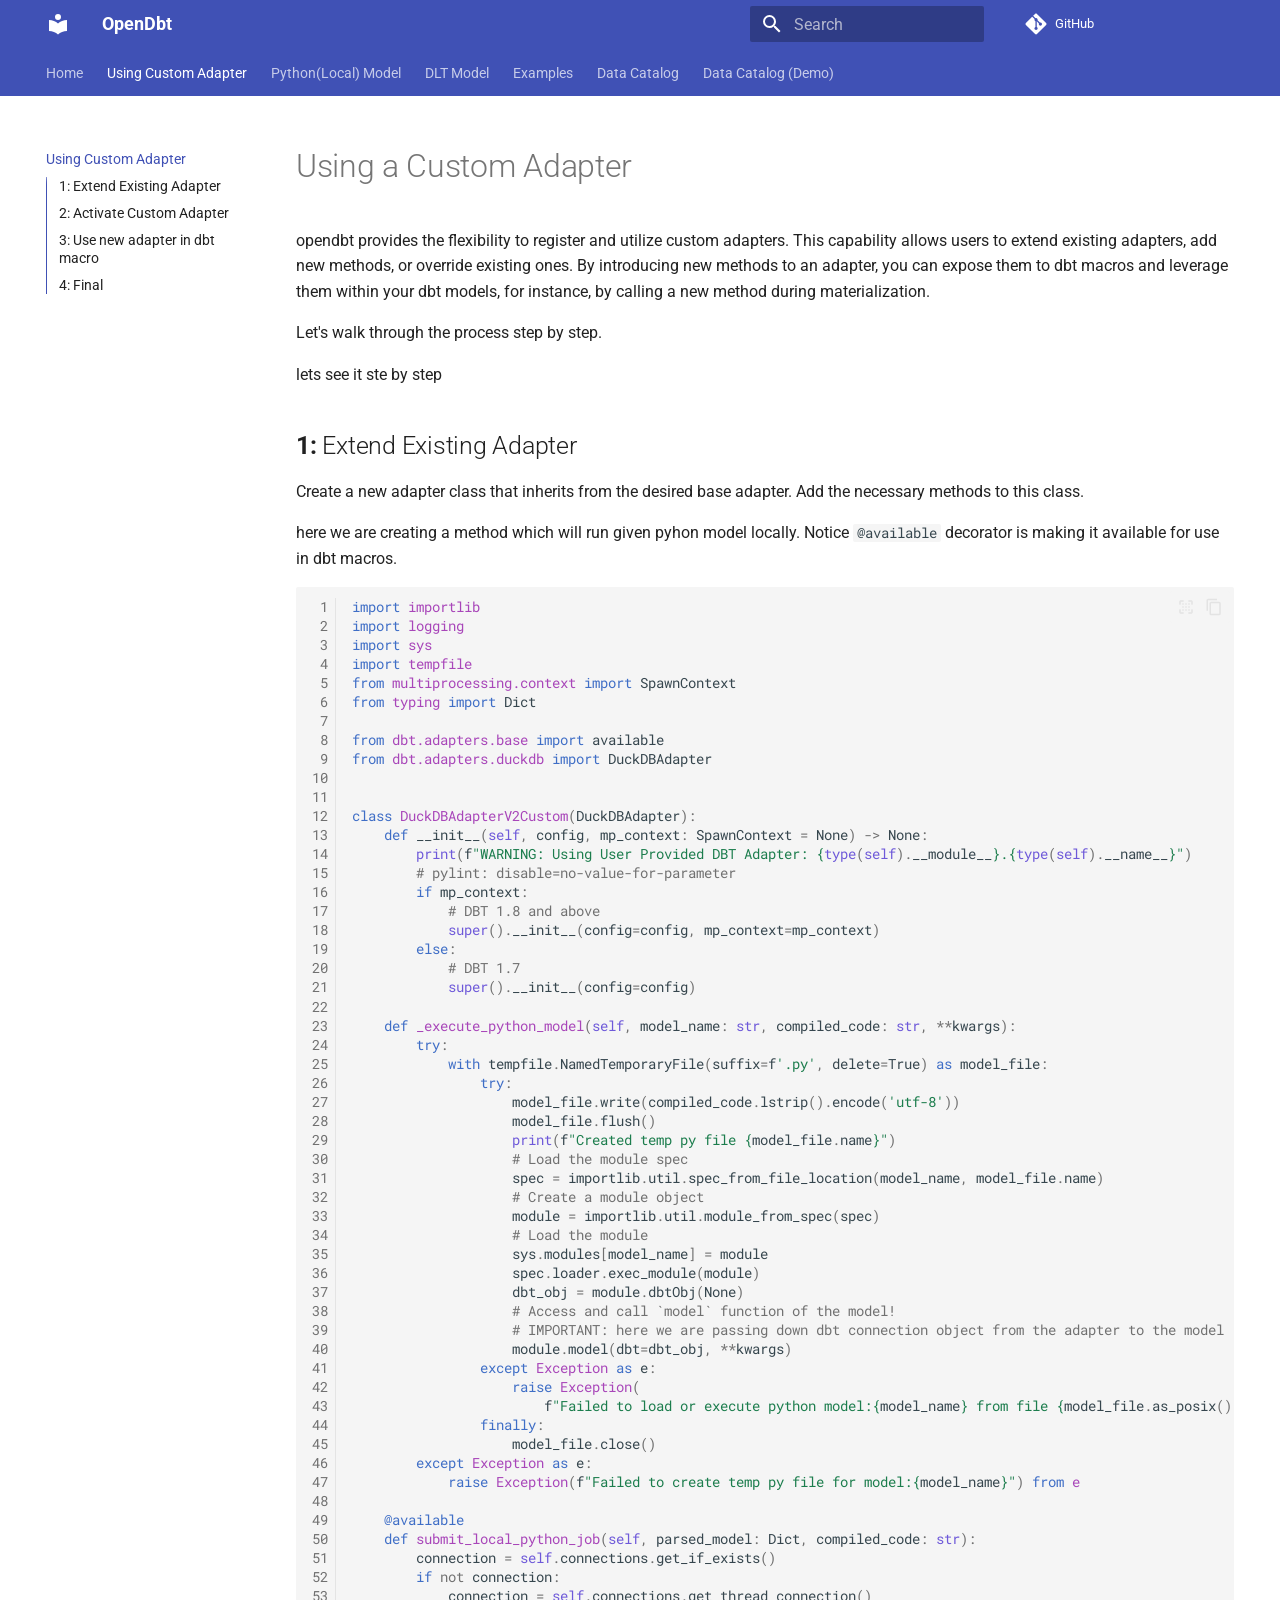
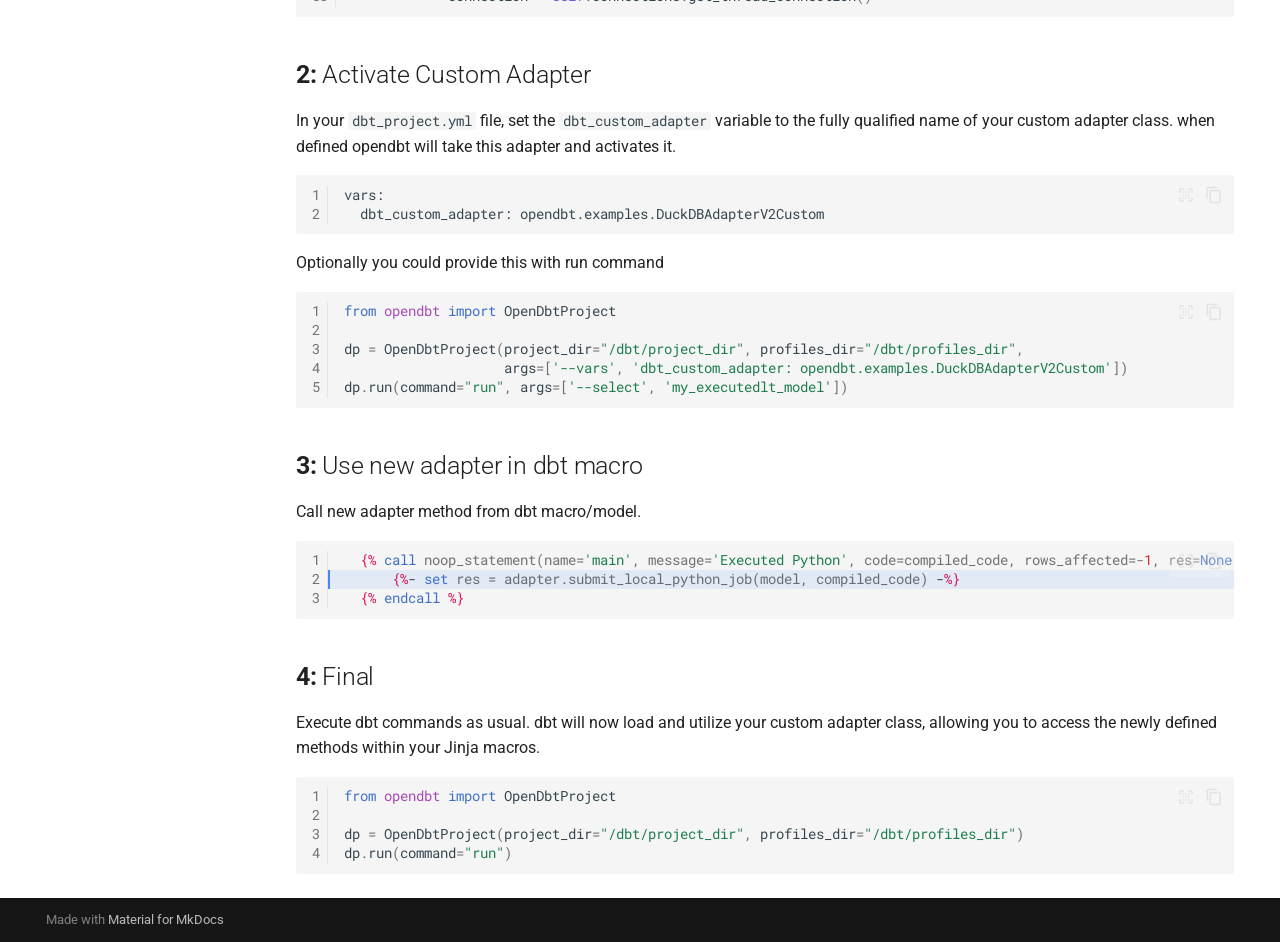
<file: adapter_integration/index.html>
<!doctype html>
<html lang="en" class="no-js">
  <head>
    
      <meta charset="utf-8">
      <meta name="viewport" content="width=device-width,initial-scale=1">
      
      
      
        <link rel="canonical" href="http://memiiso.github.io/opendbt/adapter_integration/">
      
      
        <link rel="prev" href="..">
      
      
        <link rel="next" href="../python_integration/">
      
      
        
      
      
      <link rel="icon" href="../assets/images/favicon.png">
      <meta name="generator" content="mkdocs-1.6.1, mkdocs-material-9.7.0">
    
    
      
        <title>Using Custom Adapter - OpenDbt</title>
      
    
    
      <link rel="stylesheet" href="../assets/stylesheets/main.618322db.min.css">
      
      


    
    
      
    
    
      
        
        
        <link rel="preconnect" href="https://fonts.gstatic.com" crossorigin>
        <link rel="stylesheet" href="https://fonts.googleapis.com/css?family=Roboto:300,300i,400,400i,700,700i%7CRoboto+Mono:400,400i,700,700i&display=fallback">
        <style>:root{--md-text-font:"Roboto";--md-code-font:"Roboto Mono"}</style>
      
    
    
    <script>__md_scope=new URL("..",location),__md_hash=e=>[...e].reduce(((e,_)=>(e<<5)-e+_.charCodeAt(0)),0),__md_get=(e,_=localStorage,t=__md_scope)=>JSON.parse(_.getItem(t.pathname+"."+e)),__md_set=(e,_,t=localStorage,a=__md_scope)=>{try{t.setItem(a.pathname+"."+e,JSON.stringify(_))}catch(e){}}</script>
    
      

    
    
  </head>
  
  
    <body dir="ltr">
  
    
    <input class="md-toggle" data-md-toggle="drawer" type="checkbox" id="__drawer" autocomplete="off">
    <input class="md-toggle" data-md-toggle="search" type="checkbox" id="__search" autocomplete="off">
    <label class="md-overlay" for="__drawer"></label>
    <div data-md-component="skip">
      
        
        <a href="#using-a-custom-adapter" class="md-skip">
          Skip to content
        </a>
      
    </div>
    <div data-md-component="announce">
      
    </div>
    
    
      

<header class="md-header" data-md-component="header">
  <nav class="md-header__inner md-grid" aria-label="Header">
    <a href=".." title="OpenDbt" class="md-header__button md-logo" aria-label="OpenDbt" data-md-component="logo">
      
  
  <svg xmlns="http://www.w3.org/2000/svg" viewBox="0 0 24 24"><path d="M12 8a3 3 0 0 0 3-3 3 3 0 0 0-3-3 3 3 0 0 0-3 3 3 3 0 0 0 3 3m0 3.54C9.64 9.35 6.5 8 3 8v11c3.5 0 6.64 1.35 9 3.54 2.36-2.19 5.5-3.54 9-3.54V8c-3.5 0-6.64 1.35-9 3.54"/></svg>

    </a>
    <label class="md-header__button md-icon" for="__drawer">
      
      <svg xmlns="http://www.w3.org/2000/svg" viewBox="0 0 24 24"><path d="M3 6h18v2H3zm0 5h18v2H3zm0 5h18v2H3z"/></svg>
    </label>
    <div class="md-header__title" data-md-component="header-title">
      <div class="md-header__ellipsis">
        <div class="md-header__topic">
          <span class="md-ellipsis">
            OpenDbt
          </span>
        </div>
        <div class="md-header__topic" data-md-component="header-topic">
          <span class="md-ellipsis">
            
              Using Custom Adapter
            
          </span>
        </div>
      </div>
    </div>
    
    
      <script>var palette=__md_get("__palette");if(palette&&palette.color){if("(prefers-color-scheme)"===palette.color.media){var media=matchMedia("(prefers-color-scheme: light)"),input=document.querySelector(media.matches?"[data-md-color-media='(prefers-color-scheme: light)']":"[data-md-color-media='(prefers-color-scheme: dark)']");palette.color.media=input.getAttribute("data-md-color-media"),palette.color.scheme=input.getAttribute("data-md-color-scheme"),palette.color.primary=input.getAttribute("data-md-color-primary"),palette.color.accent=input.getAttribute("data-md-color-accent")}for(var[key,value]of Object.entries(palette.color))document.body.setAttribute("data-md-color-"+key,value)}</script>
    
    
    
      
      
        <label class="md-header__button md-icon" for="__search">
          
          <svg xmlns="http://www.w3.org/2000/svg" viewBox="0 0 24 24"><path d="M9.5 3A6.5 6.5 0 0 1 16 9.5c0 1.61-.59 3.09-1.56 4.23l.27.27h.79l5 5-1.5 1.5-5-5v-.79l-.27-.27A6.52 6.52 0 0 1 9.5 16 6.5 6.5 0 0 1 3 9.5 6.5 6.5 0 0 1 9.5 3m0 2C7 5 5 7 5 9.5S7 14 9.5 14 14 12 14 9.5 12 5 9.5 5"/></svg>
        </label>
        <div class="md-search" data-md-component="search" role="dialog">
  <label class="md-search__overlay" for="__search"></label>
  <div class="md-search__inner" role="search">
    <form class="md-search__form" name="search">
      <input type="text" class="md-search__input" name="query" aria-label="Search" placeholder="Search" autocapitalize="off" autocorrect="off" autocomplete="off" spellcheck="false" data-md-component="search-query" required>
      <label class="md-search__icon md-icon" for="__search">
        
        <svg xmlns="http://www.w3.org/2000/svg" viewBox="0 0 24 24"><path d="M9.5 3A6.5 6.5 0 0 1 16 9.5c0 1.61-.59 3.09-1.56 4.23l.27.27h.79l5 5-1.5 1.5-5-5v-.79l-.27-.27A6.52 6.52 0 0 1 9.5 16 6.5 6.5 0 0 1 3 9.5 6.5 6.5 0 0 1 9.5 3m0 2C7 5 5 7 5 9.5S7 14 9.5 14 14 12 14 9.5 12 5 9.5 5"/></svg>
        
        <svg xmlns="http://www.w3.org/2000/svg" viewBox="0 0 24 24"><path d="M20 11v2H8l5.5 5.5-1.42 1.42L4.16 12l7.92-7.92L13.5 5.5 8 11z"/></svg>
      </label>
      <nav class="md-search__options" aria-label="Search">
        
        <button type="reset" class="md-search__icon md-icon" title="Clear" aria-label="Clear" tabindex="-1">
          
          <svg xmlns="http://www.w3.org/2000/svg" viewBox="0 0 24 24"><path d="M19 6.41 17.59 5 12 10.59 6.41 5 5 6.41 10.59 12 5 17.59 6.41 19 12 13.41 17.59 19 19 17.59 13.41 12z"/></svg>
        </button>
      </nav>
      
    </form>
    <div class="md-search__output">
      <div class="md-search__scrollwrap" tabindex="0" data-md-scrollfix>
        <div class="md-search-result" data-md-component="search-result">
          <div class="md-search-result__meta">
            Initializing search
          </div>
          <ol class="md-search-result__list" role="presentation"></ol>
        </div>
      </div>
    </div>
  </div>
</div>
      
    
    
      <div class="md-header__source">
        <a href="https://github.com/memiiso/opendbt" title="Go to repository" class="md-source" data-md-component="source">
  <div class="md-source__icon md-icon">
    
    <svg xmlns="http://www.w3.org/2000/svg" viewBox="0 0 448 512"><!--! Font Awesome Free 7.1.0 by @fontawesome - https://fontawesome.com License - https://fontawesome.com/license/free (Icons: CC BY 4.0, Fonts: SIL OFL 1.1, Code: MIT License) Copyright 2025 Fonticons, Inc.--><path d="M439.6 236.1 244 40.5c-5.4-5.5-12.8-8.5-20.4-8.5s-15 3-20.4 8.4L162.5 81l51.5 51.5c27.1-9.1 52.7 16.8 43.4 43.7l49.7 49.7c34.2-11.8 61.2 31 35.5 56.7-26.5 26.5-70.2-2.9-56-37.3L240.3 199v121.9c25.3 12.5 22.3 41.8 9.1 55-6.4 6.4-15.2 10.1-24.3 10.1s-17.8-3.6-24.3-10.1c-17.6-17.6-11.1-46.9 11.2-56v-123c-20.8-8.5-24.6-30.7-18.6-45L142.6 101 8.5 235.1C3 240.6 0 247.9 0 255.5s3 15 8.5 20.4l195.6 195.7c5.4 5.4 12.7 8.4 20.4 8.4s15-3 20.4-8.4l194.7-194.7c5.4-5.4 8.4-12.8 8.4-20.4s-3-15-8.4-20.4"/></svg>
  </div>
  <div class="md-source__repository">
    GitHub
  </div>
</a>
      </div>
    
  </nav>
  
</header>
    
    <div class="md-container" data-md-component="container">
      
      
        
          
            
<nav class="md-tabs" aria-label="Tabs" data-md-component="tabs">
  <div class="md-grid">
    <ul class="md-tabs__list">
      
        
  
  
  
  
    <li class="md-tabs__item">
      <a href=".." class="md-tabs__link">
        
  
  
    
  
  Home

      </a>
    </li>
  

      
        
  
  
  
    
  
  
    <li class="md-tabs__item md-tabs__item--active">
      <a href="./" class="md-tabs__link">
        
  
  
    
  
  Using Custom Adapter

      </a>
    </li>
  

      
        
  
  
  
  
    <li class="md-tabs__item">
      <a href="../python_integration/" class="md-tabs__link">
        
  
  
    
  
  Python(Local) Model

      </a>
    </li>
  

      
        
  
  
  
  
    <li class="md-tabs__item">
      <a href="../dlt_integration/" class="md-tabs__link">
        
  
  
    
  
  DLT Model

      </a>
    </li>
  

      
        
  
  
  
  
    <li class="md-tabs__item">
      <a href="../examples/" class="md-tabs__link">
        
  
  
    
  
  Examples

      </a>
    </li>
  

      
        
  
  
  
  
    <li class="md-tabs__item">
      <a href="../catalog/" class="md-tabs__link">
        
  
  
    
  
  Data Catalog

      </a>
    </li>
  

      
        
  
  
  
  
    <li class="md-tabs__item">
      <a href="../opendbtdocs/" class="md-tabs__link">
        
  
  
    
  
  Data Catalog (Demo)

      </a>
    </li>
  

      
    </ul>
  </div>
</nav>
          
        
      
      <main class="md-main" data-md-component="main">
        <div class="md-main__inner md-grid">
          
            
              
              <div class="md-sidebar md-sidebar--primary" data-md-component="sidebar" data-md-type="navigation" >
                <div class="md-sidebar__scrollwrap">
                  <div class="md-sidebar__inner">
                    


  


  

<nav class="md-nav md-nav--primary md-nav--lifted md-nav--integrated" aria-label="Navigation" data-md-level="0">
  <label class="md-nav__title" for="__drawer">
    <a href=".." title="OpenDbt" class="md-nav__button md-logo" aria-label="OpenDbt" data-md-component="logo">
      
  
  <svg xmlns="http://www.w3.org/2000/svg" viewBox="0 0 24 24"><path d="M12 8a3 3 0 0 0 3-3 3 3 0 0 0-3-3 3 3 0 0 0-3 3 3 3 0 0 0 3 3m0 3.54C9.64 9.35 6.5 8 3 8v11c3.5 0 6.64 1.35 9 3.54 2.36-2.19 5.5-3.54 9-3.54V8c-3.5 0-6.64 1.35-9 3.54"/></svg>

    </a>
    OpenDbt
  </label>
  
    <div class="md-nav__source">
      <a href="https://github.com/memiiso/opendbt" title="Go to repository" class="md-source" data-md-component="source">
  <div class="md-source__icon md-icon">
    
    <svg xmlns="http://www.w3.org/2000/svg" viewBox="0 0 448 512"><!--! Font Awesome Free 7.1.0 by @fontawesome - https://fontawesome.com License - https://fontawesome.com/license/free (Icons: CC BY 4.0, Fonts: SIL OFL 1.1, Code: MIT License) Copyright 2025 Fonticons, Inc.--><path d="M439.6 236.1 244 40.5c-5.4-5.5-12.8-8.5-20.4-8.5s-15 3-20.4 8.4L162.5 81l51.5 51.5c27.1-9.1 52.7 16.8 43.4 43.7l49.7 49.7c34.2-11.8 61.2 31 35.5 56.7-26.5 26.5-70.2-2.9-56-37.3L240.3 199v121.9c25.3 12.5 22.3 41.8 9.1 55-6.4 6.4-15.2 10.1-24.3 10.1s-17.8-3.6-24.3-10.1c-17.6-17.6-11.1-46.9 11.2-56v-123c-20.8-8.5-24.6-30.7-18.6-45L142.6 101 8.5 235.1C3 240.6 0 247.9 0 255.5s3 15 8.5 20.4l195.6 195.7c5.4 5.4 12.7 8.4 20.4 8.4s15-3 20.4-8.4l194.7-194.7c5.4-5.4 8.4-12.8 8.4-20.4s-3-15-8.4-20.4"/></svg>
  </div>
  <div class="md-source__repository">
    GitHub
  </div>
</a>
    </div>
  
  <ul class="md-nav__list" data-md-scrollfix>
    
      
      
  
  
  
  
    <li class="md-nav__item">
      <a href=".." class="md-nav__link">
        
  
  
  <span class="md-ellipsis">
    
  
    Home
  

    
  </span>
  
  

      </a>
    </li>
  

    
      
      
  
  
    
  
  
  
    <li class="md-nav__item md-nav__item--active">
      
      <input class="md-nav__toggle md-toggle" type="checkbox" id="__toc">
      
      
        
      
      
        <label class="md-nav__link md-nav__link--active" for="__toc">
          
  
  
  <span class="md-ellipsis">
    
  
    Using Custom Adapter
  

    
  </span>
  
  

          <span class="md-nav__icon md-icon"></span>
        </label>
      
      <a href="./" class="md-nav__link md-nav__link--active">
        
  
  
  <span class="md-ellipsis">
    
  
    Using Custom Adapter
  

    
  </span>
  
  

      </a>
      
        

<nav class="md-nav md-nav--secondary" aria-label="Table of contents">
  
  
  
    
  
  
    <label class="md-nav__title" for="__toc">
      <span class="md-nav__icon md-icon"></span>
      Table of contents
    </label>
    <ul class="md-nav__list" data-md-component="toc" data-md-scrollfix>
      
        <li class="md-nav__item">
  <a href="#1-extend-existing-adapter" class="md-nav__link">
    <span class="md-ellipsis">
      
        1: Extend Existing Adapter
      
    </span>
  </a>
  
</li>
      
        <li class="md-nav__item">
  <a href="#2-activate-custom-adapter" class="md-nav__link">
    <span class="md-ellipsis">
      
        2: Activate Custom Adapter
      
    </span>
  </a>
  
</li>
      
        <li class="md-nav__item">
  <a href="#3-use-new-adapter-in-dbt-macro" class="md-nav__link">
    <span class="md-ellipsis">
      
        3: Use new adapter in dbt macro
      
    </span>
  </a>
  
</li>
      
        <li class="md-nav__item">
  <a href="#4-final" class="md-nav__link">
    <span class="md-ellipsis">
      
        4: Final
      
    </span>
  </a>
  
</li>
      
    </ul>
  
</nav>
      
    </li>
  

    
      
      
  
  
  
  
    <li class="md-nav__item">
      <a href="../python_integration/" class="md-nav__link">
        
  
  
  <span class="md-ellipsis">
    
  
    Python(Local) Model
  

    
  </span>
  
  

      </a>
    </li>
  

    
      
      
  
  
  
  
    <li class="md-nav__item">
      <a href="../dlt_integration/" class="md-nav__link">
        
  
  
  <span class="md-ellipsis">
    
  
    DLT Model
  

    
  </span>
  
  

      </a>
    </li>
  

    
      
      
  
  
  
  
    <li class="md-nav__item">
      <a href="../examples/" class="md-nav__link">
        
  
  
  <span class="md-ellipsis">
    
  
    Examples
  

    
  </span>
  
  

      </a>
    </li>
  

    
      
      
  
  
  
  
    <li class="md-nav__item">
      <a href="../catalog/" class="md-nav__link">
        
  
  
  <span class="md-ellipsis">
    
  
    Data Catalog
  

    
  </span>
  
  

      </a>
    </li>
  

    
      
      
  
  
  
  
    <li class="md-nav__item">
      <a href="../opendbtdocs/" class="md-nav__link">
        
  
  
  <span class="md-ellipsis">
    
  
    Data Catalog (Demo)
  

    
  </span>
  
  

      </a>
    </li>
  

    
  </ul>
</nav>
                  </div>
                </div>
              </div>
            
            
          
          
            <div class="md-content" data-md-component="content">
              
              <article class="md-content__inner md-typeset">
                
                  


  
  


<h1 id="using-a-custom-adapter">Using a Custom Adapter</h1>
<p>opendbt provides the flexibility to register and utilize custom adapters. This capability allows users to extend
existing adapters, add new methods, or override existing ones. By introducing new methods to an adapter, you can expose
them to dbt macros and leverage them within your dbt models, for instance, by calling a new method during
materialization.</p>
<p>Let's walk through the process step by step.</p>
<p>lets see it ste by step</p>
<h2 id="1-extend-existing-adapter"><strong>1:</strong> Extend Existing Adapter</h2>
<p>Create a new adapter class that inherits from the desired base adapter. Add the necessary methods to this class.</p>
<p>here we are creating a method which will run given pyhon model locally. Notice <code>@available</code> decorator is making it
available for use in dbt macros.</p>
<div class="language-python highlight"><table class="highlighttable"><tr><td class="linenos"><div class="linenodiv"><pre><span></span><span class="normal"><a href="#__codelineno-0-1"> 1</a></span>
<span class="normal"><a href="#__codelineno-0-2"> 2</a></span>
<span class="normal"><a href="#__codelineno-0-3"> 3</a></span>
<span class="normal"><a href="#__codelineno-0-4"> 4</a></span>
<span class="normal"><a href="#__codelineno-0-5"> 5</a></span>
<span class="normal"><a href="#__codelineno-0-6"> 6</a></span>
<span class="normal"><a href="#__codelineno-0-7"> 7</a></span>
<span class="normal"><a href="#__codelineno-0-8"> 8</a></span>
<span class="normal"><a href="#__codelineno-0-9"> 9</a></span>
<span class="normal"><a href="#__codelineno-0-10">10</a></span>
<span class="normal"><a href="#__codelineno-0-11">11</a></span>
<span class="normal"><a href="#__codelineno-0-12">12</a></span>
<span class="normal"><a href="#__codelineno-0-13">13</a></span>
<span class="normal"><a href="#__codelineno-0-14">14</a></span>
<span class="normal"><a href="#__codelineno-0-15">15</a></span>
<span class="normal"><a href="#__codelineno-0-16">16</a></span>
<span class="normal"><a href="#__codelineno-0-17">17</a></span>
<span class="normal"><a href="#__codelineno-0-18">18</a></span>
<span class="normal"><a href="#__codelineno-0-19">19</a></span>
<span class="normal"><a href="#__codelineno-0-20">20</a></span>
<span class="normal"><a href="#__codelineno-0-21">21</a></span>
<span class="normal"><a href="#__codelineno-0-22">22</a></span>
<span class="normal"><a href="#__codelineno-0-23">23</a></span>
<span class="normal"><a href="#__codelineno-0-24">24</a></span>
<span class="normal"><a href="#__codelineno-0-25">25</a></span>
<span class="normal"><a href="#__codelineno-0-26">26</a></span>
<span class="normal"><a href="#__codelineno-0-27">27</a></span>
<span class="normal"><a href="#__codelineno-0-28">28</a></span>
<span class="normal"><a href="#__codelineno-0-29">29</a></span>
<span class="normal"><a href="#__codelineno-0-30">30</a></span>
<span class="normal"><a href="#__codelineno-0-31">31</a></span>
<span class="normal"><a href="#__codelineno-0-32">32</a></span>
<span class="normal"><a href="#__codelineno-0-33">33</a></span>
<span class="normal"><a href="#__codelineno-0-34">34</a></span>
<span class="normal"><a href="#__codelineno-0-35">35</a></span>
<span class="normal"><a href="#__codelineno-0-36">36</a></span>
<span class="normal"><a href="#__codelineno-0-37">37</a></span>
<span class="normal"><a href="#__codelineno-0-38">38</a></span>
<span class="normal"><a href="#__codelineno-0-39">39</a></span>
<span class="normal"><a href="#__codelineno-0-40">40</a></span>
<span class="normal"><a href="#__codelineno-0-41">41</a></span>
<span class="normal"><a href="#__codelineno-0-42">42</a></span>
<span class="normal"><a href="#__codelineno-0-43">43</a></span>
<span class="normal"><a href="#__codelineno-0-44">44</a></span>
<span class="normal"><a href="#__codelineno-0-45">45</a></span>
<span class="normal"><a href="#__codelineno-0-46">46</a></span>
<span class="normal"><a href="#__codelineno-0-47">47</a></span>
<span class="normal"><a href="#__codelineno-0-48">48</a></span>
<span class="normal"><a href="#__codelineno-0-49">49</a></span>
<span class="normal"><a href="#__codelineno-0-50">50</a></span>
<span class="normal"><a href="#__codelineno-0-51">51</a></span>
<span class="normal"><a href="#__codelineno-0-52">52</a></span>
<span class="normal"><a href="#__codelineno-0-53">53</a></span></pre></div></td><td class="code"><div><pre><span></span><code><span id="__span-0-1"><a id="__codelineno-0-1" name="__codelineno-0-1"></a><span class="kn">import</span><span class="w"> </span><span class="nn">importlib</span>
</span><span id="__span-0-2"><a id="__codelineno-0-2" name="__codelineno-0-2"></a><span class="kn">import</span><span class="w"> </span><span class="nn">logging</span>
</span><span id="__span-0-3"><a id="__codelineno-0-3" name="__codelineno-0-3"></a><span class="kn">import</span><span class="w"> </span><span class="nn">sys</span>
</span><span id="__span-0-4"><a id="__codelineno-0-4" name="__codelineno-0-4"></a><span class="kn">import</span><span class="w"> </span><span class="nn">tempfile</span>
</span><span id="__span-0-5"><a id="__codelineno-0-5" name="__codelineno-0-5"></a><span class="kn">from</span><span class="w"> </span><span class="nn">multiprocessing.context</span><span class="w"> </span><span class="kn">import</span> <span class="n">SpawnContext</span>
</span><span id="__span-0-6"><a id="__codelineno-0-6" name="__codelineno-0-6"></a><span class="kn">from</span><span class="w"> </span><span class="nn">typing</span><span class="w"> </span><span class="kn">import</span> <span class="n">Dict</span>
</span><span id="__span-0-7"><a id="__codelineno-0-7" name="__codelineno-0-7"></a>
</span><span id="__span-0-8"><a id="__codelineno-0-8" name="__codelineno-0-8"></a><span class="kn">from</span><span class="w"> </span><span class="nn">dbt.adapters.base</span><span class="w"> </span><span class="kn">import</span> <span class="n">available</span>
</span><span id="__span-0-9"><a id="__codelineno-0-9" name="__codelineno-0-9"></a><span class="kn">from</span><span class="w"> </span><span class="nn">dbt.adapters.duckdb</span><span class="w"> </span><span class="kn">import</span> <span class="n">DuckDBAdapter</span>
</span><span id="__span-0-10"><a id="__codelineno-0-10" name="__codelineno-0-10"></a>
</span><span id="__span-0-11"><a id="__codelineno-0-11" name="__codelineno-0-11"></a>
</span><span id="__span-0-12"><a id="__codelineno-0-12" name="__codelineno-0-12"></a><span class="k">class</span><span class="w"> </span><span class="nc">DuckDBAdapterV2Custom</span><span class="p">(</span><span class="n">DuckDBAdapter</span><span class="p">):</span>
</span><span id="__span-0-13"><a id="__codelineno-0-13" name="__codelineno-0-13"></a>    <span class="k">def</span><span class="w"> </span><span class="fm">__init__</span><span class="p">(</span><span class="bp">self</span><span class="p">,</span> <span class="n">config</span><span class="p">,</span> <span class="n">mp_context</span><span class="p">:</span> <span class="n">SpawnContext</span> <span class="o">=</span> <span class="kc">None</span><span class="p">)</span> <span class="o">-&gt;</span> <span class="kc">None</span><span class="p">:</span>
</span><span id="__span-0-14"><a id="__codelineno-0-14" name="__codelineno-0-14"></a>        <span class="nb">print</span><span class="p">(</span><span class="sa">f</span><span class="s2">&quot;WARNING: Using User Provided DBT Adapter: </span><span class="si">{</span><span class="nb">type</span><span class="p">(</span><span class="bp">self</span><span class="p">)</span><span class="o">.</span><span class="vm">__module__</span><span class="si">}</span><span class="s2">.</span><span class="si">{</span><span class="nb">type</span><span class="p">(</span><span class="bp">self</span><span class="p">)</span><span class="o">.</span><span class="vm">__name__</span><span class="si">}</span><span class="s2">&quot;</span><span class="p">)</span>
</span><span id="__span-0-15"><a id="__codelineno-0-15" name="__codelineno-0-15"></a>        <span class="c1"># pylint: disable=no-value-for-parameter</span>
</span><span id="__span-0-16"><a id="__codelineno-0-16" name="__codelineno-0-16"></a>        <span class="k">if</span> <span class="n">mp_context</span><span class="p">:</span>
</span><span id="__span-0-17"><a id="__codelineno-0-17" name="__codelineno-0-17"></a>            <span class="c1"># DBT 1.8 and above</span>
</span><span id="__span-0-18"><a id="__codelineno-0-18" name="__codelineno-0-18"></a>            <span class="nb">super</span><span class="p">()</span><span class="o">.</span><span class="fm">__init__</span><span class="p">(</span><span class="n">config</span><span class="o">=</span><span class="n">config</span><span class="p">,</span> <span class="n">mp_context</span><span class="o">=</span><span class="n">mp_context</span><span class="p">)</span>
</span><span id="__span-0-19"><a id="__codelineno-0-19" name="__codelineno-0-19"></a>        <span class="k">else</span><span class="p">:</span>
</span><span id="__span-0-20"><a id="__codelineno-0-20" name="__codelineno-0-20"></a>            <span class="c1"># DBT 1.7</span>
</span><span id="__span-0-21"><a id="__codelineno-0-21" name="__codelineno-0-21"></a>            <span class="nb">super</span><span class="p">()</span><span class="o">.</span><span class="fm">__init__</span><span class="p">(</span><span class="n">config</span><span class="o">=</span><span class="n">config</span><span class="p">)</span>
</span><span id="__span-0-22"><a id="__codelineno-0-22" name="__codelineno-0-22"></a>
</span><span id="__span-0-23"><a id="__codelineno-0-23" name="__codelineno-0-23"></a>    <span class="k">def</span><span class="w"> </span><span class="nf">_execute_python_model</span><span class="p">(</span><span class="bp">self</span><span class="p">,</span> <span class="n">model_name</span><span class="p">:</span> <span class="nb">str</span><span class="p">,</span> <span class="n">compiled_code</span><span class="p">:</span> <span class="nb">str</span><span class="p">,</span> <span class="o">**</span><span class="n">kwargs</span><span class="p">):</span>
</span><span id="__span-0-24"><a id="__codelineno-0-24" name="__codelineno-0-24"></a>        <span class="k">try</span><span class="p">:</span>
</span><span id="__span-0-25"><a id="__codelineno-0-25" name="__codelineno-0-25"></a>            <span class="k">with</span> <span class="n">tempfile</span><span class="o">.</span><span class="n">NamedTemporaryFile</span><span class="p">(</span><span class="n">suffix</span><span class="o">=</span><span class="sa">f</span><span class="s1">&#39;.py&#39;</span><span class="p">,</span> <span class="n">delete</span><span class="o">=</span><span class="kc">True</span><span class="p">)</span> <span class="k">as</span> <span class="n">model_file</span><span class="p">:</span>
</span><span id="__span-0-26"><a id="__codelineno-0-26" name="__codelineno-0-26"></a>                <span class="k">try</span><span class="p">:</span>
</span><span id="__span-0-27"><a id="__codelineno-0-27" name="__codelineno-0-27"></a>                    <span class="n">model_file</span><span class="o">.</span><span class="n">write</span><span class="p">(</span><span class="n">compiled_code</span><span class="o">.</span><span class="n">lstrip</span><span class="p">()</span><span class="o">.</span><span class="n">encode</span><span class="p">(</span><span class="s1">&#39;utf-8&#39;</span><span class="p">))</span>
</span><span id="__span-0-28"><a id="__codelineno-0-28" name="__codelineno-0-28"></a>                    <span class="n">model_file</span><span class="o">.</span><span class="n">flush</span><span class="p">()</span>
</span><span id="__span-0-29"><a id="__codelineno-0-29" name="__codelineno-0-29"></a>                    <span class="nb">print</span><span class="p">(</span><span class="sa">f</span><span class="s2">&quot;Created temp py file </span><span class="si">{</span><span class="n">model_file</span><span class="o">.</span><span class="n">name</span><span class="si">}</span><span class="s2">&quot;</span><span class="p">)</span>
</span><span id="__span-0-30"><a id="__codelineno-0-30" name="__codelineno-0-30"></a>                    <span class="c1"># Load the module spec</span>
</span><span id="__span-0-31"><a id="__codelineno-0-31" name="__codelineno-0-31"></a>                    <span class="n">spec</span> <span class="o">=</span> <span class="n">importlib</span><span class="o">.</span><span class="n">util</span><span class="o">.</span><span class="n">spec_from_file_location</span><span class="p">(</span><span class="n">model_name</span><span class="p">,</span> <span class="n">model_file</span><span class="o">.</span><span class="n">name</span><span class="p">)</span>
</span><span id="__span-0-32"><a id="__codelineno-0-32" name="__codelineno-0-32"></a>                    <span class="c1"># Create a module object</span>
</span><span id="__span-0-33"><a id="__codelineno-0-33" name="__codelineno-0-33"></a>                    <span class="n">module</span> <span class="o">=</span> <span class="n">importlib</span><span class="o">.</span><span class="n">util</span><span class="o">.</span><span class="n">module_from_spec</span><span class="p">(</span><span class="n">spec</span><span class="p">)</span>
</span><span id="__span-0-34"><a id="__codelineno-0-34" name="__codelineno-0-34"></a>                    <span class="c1"># Load the module</span>
</span><span id="__span-0-35"><a id="__codelineno-0-35" name="__codelineno-0-35"></a>                    <span class="n">sys</span><span class="o">.</span><span class="n">modules</span><span class="p">[</span><span class="n">model_name</span><span class="p">]</span> <span class="o">=</span> <span class="n">module</span>
</span><span id="__span-0-36"><a id="__codelineno-0-36" name="__codelineno-0-36"></a>                    <span class="n">spec</span><span class="o">.</span><span class="n">loader</span><span class="o">.</span><span class="n">exec_module</span><span class="p">(</span><span class="n">module</span><span class="p">)</span>
</span><span id="__span-0-37"><a id="__codelineno-0-37" name="__codelineno-0-37"></a>                    <span class="n">dbt_obj</span> <span class="o">=</span> <span class="n">module</span><span class="o">.</span><span class="n">dbtObj</span><span class="p">(</span><span class="kc">None</span><span class="p">)</span>
</span><span id="__span-0-38"><a id="__codelineno-0-38" name="__codelineno-0-38"></a>                    <span class="c1"># Access and call `model` function of the model!</span>
</span><span id="__span-0-39"><a id="__codelineno-0-39" name="__codelineno-0-39"></a>                    <span class="c1"># IMPORTANT: here we are passing down dbt connection object from the adapter to the model</span>
</span><span id="__span-0-40"><a id="__codelineno-0-40" name="__codelineno-0-40"></a>                    <span class="n">module</span><span class="o">.</span><span class="n">model</span><span class="p">(</span><span class="n">dbt</span><span class="o">=</span><span class="n">dbt_obj</span><span class="p">,</span> <span class="o">**</span><span class="n">kwargs</span><span class="p">)</span>
</span><span id="__span-0-41"><a id="__codelineno-0-41" name="__codelineno-0-41"></a>                <span class="k">except</span> <span class="ne">Exception</span> <span class="k">as</span> <span class="n">e</span><span class="p">:</span>
</span><span id="__span-0-42"><a id="__codelineno-0-42" name="__codelineno-0-42"></a>                    <span class="k">raise</span> <span class="ne">Exception</span><span class="p">(</span>
</span><span id="__span-0-43"><a id="__codelineno-0-43" name="__codelineno-0-43"></a>                        <span class="sa">f</span><span class="s2">&quot;Failed to load or execute python model:</span><span class="si">{</span><span class="n">model_name</span><span class="si">}</span><span class="s2"> from file </span><span class="si">{</span><span class="n">model_file</span><span class="o">.</span><span class="n">as_posix</span><span class="p">()</span><span class="si">}</span><span class="s2">&quot;</span><span class="p">)</span> <span class="kn">from</span><span class="w"> </span><span class="nn">e</span>
</span><span id="__span-0-44"><a id="__codelineno-0-44" name="__codelineno-0-44"></a>                <span class="k">finally</span><span class="p">:</span>
</span><span id="__span-0-45"><a id="__codelineno-0-45" name="__codelineno-0-45"></a>                    <span class="n">model_file</span><span class="o">.</span><span class="n">close</span><span class="p">()</span>
</span><span id="__span-0-46"><a id="__codelineno-0-46" name="__codelineno-0-46"></a>        <span class="k">except</span> <span class="ne">Exception</span> <span class="k">as</span> <span class="n">e</span><span class="p">:</span>
</span><span id="__span-0-47"><a id="__codelineno-0-47" name="__codelineno-0-47"></a>            <span class="k">raise</span> <span class="ne">Exception</span><span class="p">(</span><span class="sa">f</span><span class="s2">&quot;Failed to create temp py file for model:</span><span class="si">{</span><span class="n">model_name</span><span class="si">}</span><span class="s2">&quot;</span><span class="p">)</span> <span class="kn">from</span><span class="w"> </span><span class="nn">e</span>
</span><span id="__span-0-48"><a id="__codelineno-0-48" name="__codelineno-0-48"></a>
</span><span id="__span-0-49"><a id="__codelineno-0-49" name="__codelineno-0-49"></a>    <span class="nd">@available</span>
</span><span id="__span-0-50"><a id="__codelineno-0-50" name="__codelineno-0-50"></a>    <span class="k">def</span><span class="w"> </span><span class="nf">submit_local_python_job</span><span class="p">(</span><span class="bp">self</span><span class="p">,</span> <span class="n">parsed_model</span><span class="p">:</span> <span class="n">Dict</span><span class="p">,</span> <span class="n">compiled_code</span><span class="p">:</span> <span class="nb">str</span><span class="p">):</span>
</span><span id="__span-0-51"><a id="__codelineno-0-51" name="__codelineno-0-51"></a>        <span class="n">connection</span> <span class="o">=</span> <span class="bp">self</span><span class="o">.</span><span class="n">connections</span><span class="o">.</span><span class="n">get_if_exists</span><span class="p">()</span>
</span><span id="__span-0-52"><a id="__codelineno-0-52" name="__codelineno-0-52"></a>        <span class="k">if</span> <span class="ow">not</span> <span class="n">connection</span><span class="p">:</span>
</span><span id="__span-0-53"><a id="__codelineno-0-53" name="__codelineno-0-53"></a>            <span class="n">connection</span> <span class="o">=</span> <span class="bp">self</span><span class="o">.</span><span class="n">connections</span><span class="o">.</span><span class="n">get_thread_connection</span><span class="p">()</span>
</span></code></pre></div></td></tr></table></div>
<h2 id="2-activate-custom-adapter"><strong>2:</strong> Activate Custom Adapter</h2>
<p>In your <code>dbt_project.yml</code> file, set the <code>dbt_custom_adapter</code> variable to the fully qualified name of your
custom adapter class. when defined opendbt will take this adapter and activates it.</p>
<div class="language-text highlight"><table class="highlighttable"><tr><td class="linenos"><div class="linenodiv"><pre><span></span><span class="normal"><a href="#__codelineno-1-1">1</a></span>
<span class="normal"><a href="#__codelineno-1-2">2</a></span></pre></div></td><td class="code"><div><pre><span></span><code><span id="__span-1-1"><a id="__codelineno-1-1" name="__codelineno-1-1"></a>vars:
</span><span id="__span-1-2"><a id="__codelineno-1-2" name="__codelineno-1-2"></a>  dbt_custom_adapter: opendbt.examples.DuckDBAdapterV2Custom
</span></code></pre></div></td></tr></table></div>
<p>Optionally you could provide this with run command</p>
<div class="language-python highlight"><table class="highlighttable"><tr><td class="linenos"><div class="linenodiv"><pre><span></span><span class="normal"><a href="#__codelineno-2-1">1</a></span>
<span class="normal"><a href="#__codelineno-2-2">2</a></span>
<span class="normal"><a href="#__codelineno-2-3">3</a></span>
<span class="normal"><a href="#__codelineno-2-4">4</a></span>
<span class="normal"><a href="#__codelineno-2-5">5</a></span></pre></div></td><td class="code"><div><pre><span></span><code><span id="__span-2-1"><a id="__codelineno-2-1" name="__codelineno-2-1"></a><span class="kn">from</span><span class="w"> </span><span class="nn">opendbt</span><span class="w"> </span><span class="kn">import</span> <span class="n">OpenDbtProject</span>
</span><span id="__span-2-2"><a id="__codelineno-2-2" name="__codelineno-2-2"></a>
</span><span id="__span-2-3"><a id="__codelineno-2-3" name="__codelineno-2-3"></a><span class="n">dp</span> <span class="o">=</span> <span class="n">OpenDbtProject</span><span class="p">(</span><span class="n">project_dir</span><span class="o">=</span><span class="s2">&quot;/dbt/project_dir&quot;</span><span class="p">,</span> <span class="n">profiles_dir</span><span class="o">=</span><span class="s2">&quot;/dbt/profiles_dir&quot;</span><span class="p">,</span>
</span><span id="__span-2-4"><a id="__codelineno-2-4" name="__codelineno-2-4"></a>                    <span class="n">args</span><span class="o">=</span><span class="p">[</span><span class="s1">&#39;--vars&#39;</span><span class="p">,</span> <span class="s1">&#39;dbt_custom_adapter: opendbt.examples.DuckDBAdapterV2Custom&#39;</span><span class="p">])</span>
</span><span id="__span-2-5"><a id="__codelineno-2-5" name="__codelineno-2-5"></a><span class="n">dp</span><span class="o">.</span><span class="n">run</span><span class="p">(</span><span class="n">command</span><span class="o">=</span><span class="s2">&quot;run&quot;</span><span class="p">,</span> <span class="n">args</span><span class="o">=</span><span class="p">[</span><span class="s1">&#39;--select&#39;</span><span class="p">,</span> <span class="s1">&#39;my_executedlt_model&#39;</span><span class="p">])</span>
</span></code></pre></div></td></tr></table></div>
<h2 id="3-use-new-adapter-in-dbt-macro"><strong>3:</strong> Use new adapter in dbt macro</h2>
<p>Call new adapter method from dbt macro/model.</p>
<div class="language-jinja highlight"><table class="highlighttable"><tr><td class="linenos"><div class="linenodiv"><pre><span></span><span class="normal"><a href="#__codelineno-3-1">1</a></span>
<span class="normal"><a href="#__codelineno-3-2">2</a></span>
<span class="normal"><a href="#__codelineno-3-3">3</a></span></pre></div></td><td class="code"><div><pre><span></span><code><span id="__span-3-1"><a id="__codelineno-3-1" name="__codelineno-3-1"></a><span class="x">  </span><span class="cp">{%</span> <span class="k">call</span> <span class="nv">noop_statement</span><span class="o">(</span><span class="nv">name</span><span class="o">=</span><span class="s1">&#39;main&#39;</span><span class="o">,</span> <span class="nv">message</span><span class="o">=</span><span class="s1">&#39;Executed Python&#39;</span><span class="o">,</span> <span class="nv">code</span><span class="o">=</span><span class="nv">compiled_code</span><span class="o">,</span> <span class="nv">rows_affected</span><span class="o">=-</span><span class="m">1</span><span class="o">,</span> <span class="nv">res</span><span class="o">=</span><span class="kp">None</span><span class="o">)</span> <span class="cp">%}</span>
</span><span id="__span-3-2"><a id="__codelineno-3-2" name="__codelineno-3-2"></a><span class="hll"><span class="x">      </span><span class="cp">{%</span>- <span class="k">set</span> <span class="nv">res</span> <span class="o">=</span> <span class="nv">adapter.submit_local_python_job</span><span class="o">(</span><span class="nv">model</span><span class="o">,</span> <span class="nv">compiled_code</span><span class="o">)</span> -<span class="cp">%}</span>
</span></span><span id="__span-3-3"><a id="__codelineno-3-3" name="__codelineno-3-3"></a><span class="x">  </span><span class="cp">{%</span> <span class="k">endcall</span> <span class="cp">%}</span>
</span></code></pre></div></td></tr></table></div>
<h2 id="4-final"><strong>4:</strong> Final</h2>
<p>Execute dbt commands as usual. dbt will now load and utilize your custom adapter class, allowing you to
access the newly defined methods within your Jinja macros.</p>
<div class="language-python highlight"><table class="highlighttable"><tr><td class="linenos"><div class="linenodiv"><pre><span></span><span class="normal"><a href="#__codelineno-4-1">1</a></span>
<span class="normal"><a href="#__codelineno-4-2">2</a></span>
<span class="normal"><a href="#__codelineno-4-3">3</a></span>
<span class="normal"><a href="#__codelineno-4-4">4</a></span></pre></div></td><td class="code"><div><pre><span></span><code><span id="__span-4-1"><a id="__codelineno-4-1" name="__codelineno-4-1"></a><span class="kn">from</span><span class="w"> </span><span class="nn">opendbt</span><span class="w"> </span><span class="kn">import</span> <span class="n">OpenDbtProject</span>
</span><span id="__span-4-2"><a id="__codelineno-4-2" name="__codelineno-4-2"></a>
</span><span id="__span-4-3"><a id="__codelineno-4-3" name="__codelineno-4-3"></a><span class="n">dp</span> <span class="o">=</span> <span class="n">OpenDbtProject</span><span class="p">(</span><span class="n">project_dir</span><span class="o">=</span><span class="s2">&quot;/dbt/project_dir&quot;</span><span class="p">,</span> <span class="n">profiles_dir</span><span class="o">=</span><span class="s2">&quot;/dbt/profiles_dir&quot;</span><span class="p">)</span>
</span><span id="__span-4-4"><a id="__codelineno-4-4" name="__codelineno-4-4"></a><span class="n">dp</span><span class="o">.</span><span class="n">run</span><span class="p">(</span><span class="n">command</span><span class="o">=</span><span class="s2">&quot;run&quot;</span><span class="p">)</span>
</span></code></pre></div></td></tr></table></div>












                
              </article>
            </div>
          
          
  <script>var tabs=__md_get("__tabs");if(Array.isArray(tabs))e:for(var set of document.querySelectorAll(".tabbed-set")){var labels=set.querySelector(".tabbed-labels");for(var tab of tabs)for(var label of labels.getElementsByTagName("label"))if(label.innerText.trim()===tab){var input=document.getElementById(label.htmlFor);input.checked=!0;continue e}}</script>

<script>var target=document.getElementById(location.hash.slice(1));target&&target.name&&(target.checked=target.name.startsWith("__tabbed_"))</script>
        </div>
        
      </main>
      
        <footer class="md-footer">
  
  <div class="md-footer-meta md-typeset">
    <div class="md-footer-meta__inner md-grid">
      <div class="md-copyright">
  
  
    Made with
    <a href="https://squidfunk.github.io/mkdocs-material/" target="_blank" rel="noopener">
      Material for MkDocs
    </a>
  
</div>
      
    </div>
  </div>
</footer>
      
    </div>
    <div class="md-dialog" data-md-component="dialog">
      <div class="md-dialog__inner md-typeset"></div>
    </div>
    
    
    
      
      
      <script id="__config" type="application/json">{"annotate": null, "base": "..", "features": ["navigation.indexes", "navigation.tabs", "toc.integrate", "content.code.copy", "content.code.select", "content.tabs.link"], "search": "../assets/javascripts/workers/search.7a47a382.min.js", "tags": null, "translations": {"clipboard.copied": "Copied to clipboard", "clipboard.copy": "Copy to clipboard", "search.result.more.one": "1 more on this page", "search.result.more.other": "# more on this page", "search.result.none": "No matching documents", "search.result.one": "1 matching document", "search.result.other": "# matching documents", "search.result.placeholder": "Type to start searching", "search.result.term.missing": "Missing", "select.version": "Select version"}, "version": null}</script>
    
    
      <script src="../assets/javascripts/bundle.e71a0d61.min.js"></script>
      
    
  </body>
</html>
</file>
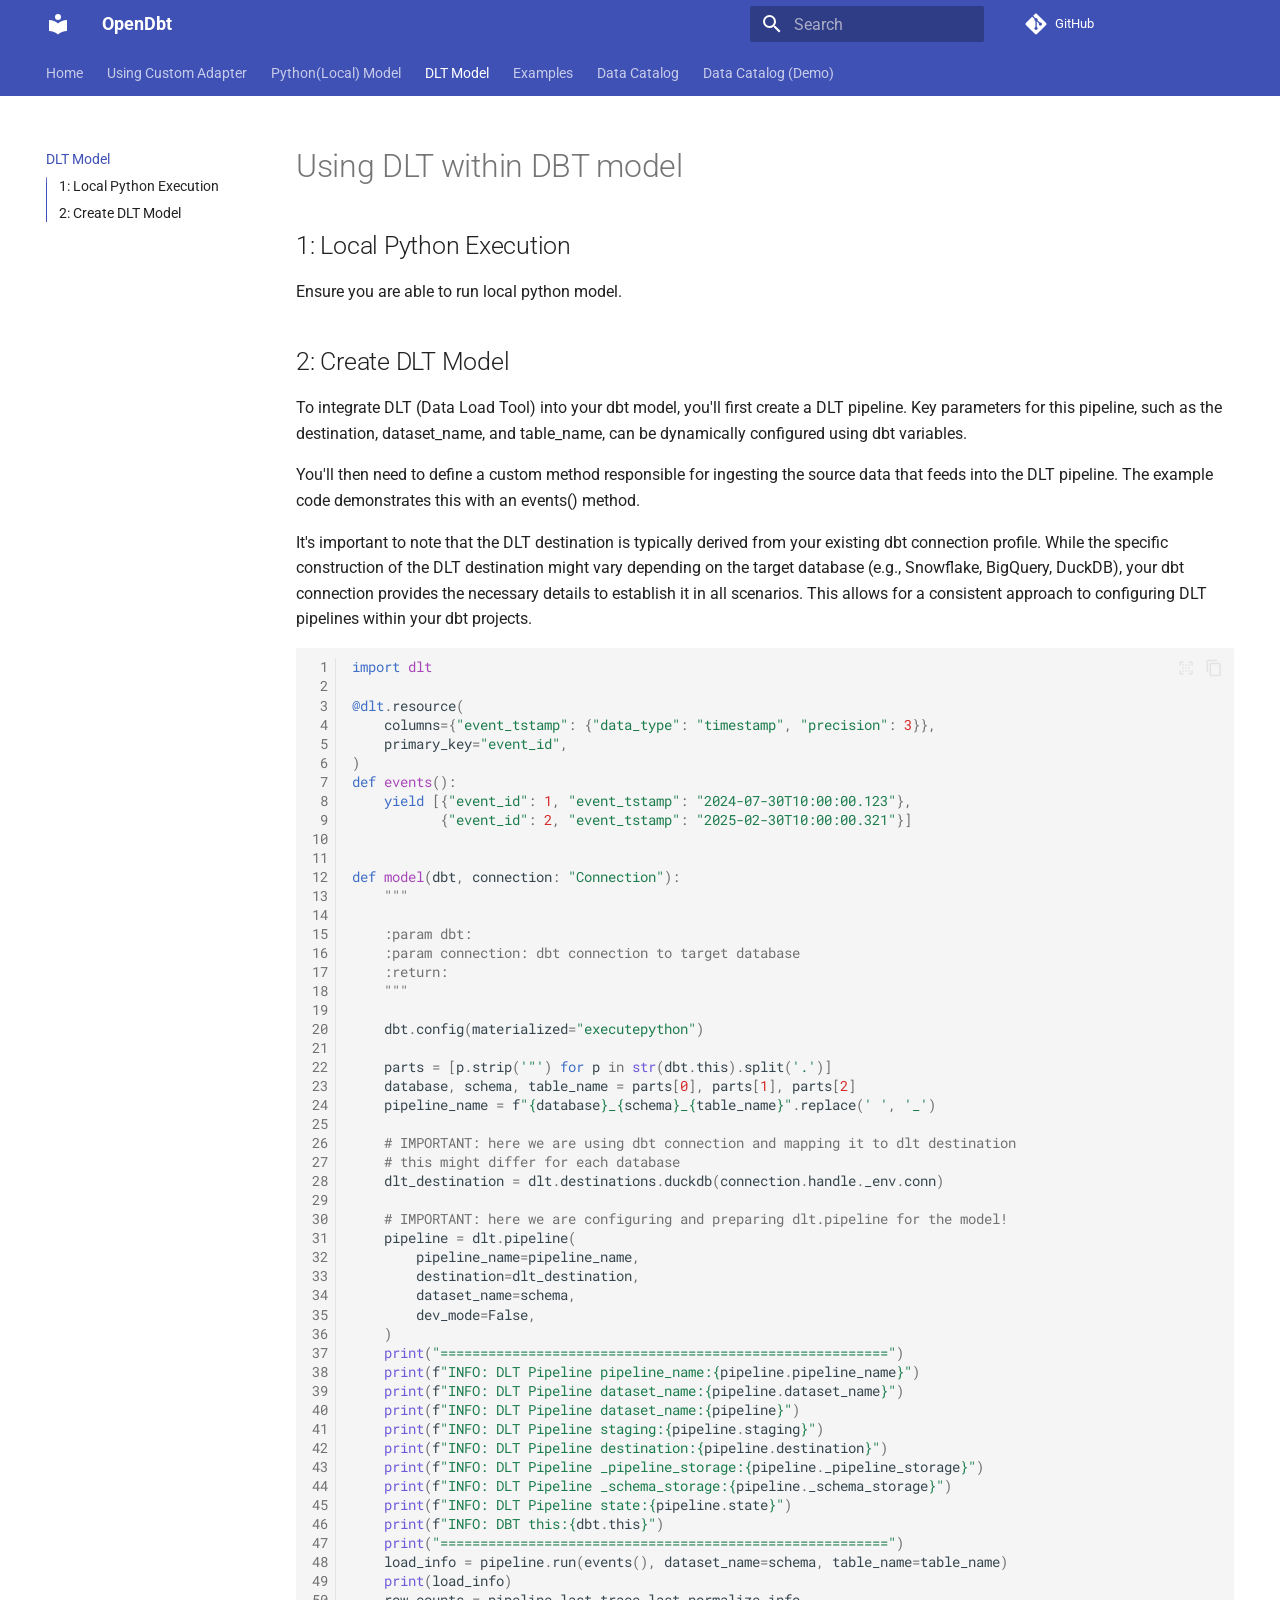
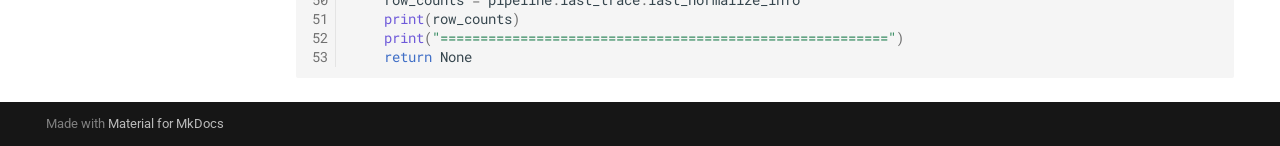
<file: dlt_integration/index.html>
<!doctype html>
<html lang="en" class="no-js">
  <head>
    
      <meta charset="utf-8">
      <meta name="viewport" content="width=device-width,initial-scale=1">
      
      
      
        <link rel="canonical" href="http://memiiso.github.io/opendbt/dlt_integration/">
      
      
        <link rel="prev" href="../python_integration/">
      
      
        <link rel="next" href="../examples/">
      
      
        
      
      
      <link rel="icon" href="../assets/images/favicon.png">
      <meta name="generator" content="mkdocs-1.6.1, mkdocs-material-9.7.0">
    
    
      
        <title>DLT Model - OpenDbt</title>
      
    
    
      <link rel="stylesheet" href="../assets/stylesheets/main.618322db.min.css">
      
      


    
    
      
    
    
      
        
        
        <link rel="preconnect" href="https://fonts.gstatic.com" crossorigin>
        <link rel="stylesheet" href="https://fonts.googleapis.com/css?family=Roboto:300,300i,400,400i,700,700i%7CRoboto+Mono:400,400i,700,700i&display=fallback">
        <style>:root{--md-text-font:"Roboto";--md-code-font:"Roboto Mono"}</style>
      
    
    
    <script>__md_scope=new URL("..",location),__md_hash=e=>[...e].reduce(((e,_)=>(e<<5)-e+_.charCodeAt(0)),0),__md_get=(e,_=localStorage,t=__md_scope)=>JSON.parse(_.getItem(t.pathname+"."+e)),__md_set=(e,_,t=localStorage,a=__md_scope)=>{try{t.setItem(a.pathname+"."+e,JSON.stringify(_))}catch(e){}}</script>
    
      

    
    
  </head>
  
  
    <body dir="ltr">
  
    
    <input class="md-toggle" data-md-toggle="drawer" type="checkbox" id="__drawer" autocomplete="off">
    <input class="md-toggle" data-md-toggle="search" type="checkbox" id="__search" autocomplete="off">
    <label class="md-overlay" for="__drawer"></label>
    <div data-md-component="skip">
      
        
        <a href="#using-dlt-within-dbt-model" class="md-skip">
          Skip to content
        </a>
      
    </div>
    <div data-md-component="announce">
      
    </div>
    
    
      

<header class="md-header" data-md-component="header">
  <nav class="md-header__inner md-grid" aria-label="Header">
    <a href=".." title="OpenDbt" class="md-header__button md-logo" aria-label="OpenDbt" data-md-component="logo">
      
  
  <svg xmlns="http://www.w3.org/2000/svg" viewBox="0 0 24 24"><path d="M12 8a3 3 0 0 0 3-3 3 3 0 0 0-3-3 3 3 0 0 0-3 3 3 3 0 0 0 3 3m0 3.54C9.64 9.35 6.5 8 3 8v11c3.5 0 6.64 1.35 9 3.54 2.36-2.19 5.5-3.54 9-3.54V8c-3.5 0-6.64 1.35-9 3.54"/></svg>

    </a>
    <label class="md-header__button md-icon" for="__drawer">
      
      <svg xmlns="http://www.w3.org/2000/svg" viewBox="0 0 24 24"><path d="M3 6h18v2H3zm0 5h18v2H3zm0 5h18v2H3z"/></svg>
    </label>
    <div class="md-header__title" data-md-component="header-title">
      <div class="md-header__ellipsis">
        <div class="md-header__topic">
          <span class="md-ellipsis">
            OpenDbt
          </span>
        </div>
        <div class="md-header__topic" data-md-component="header-topic">
          <span class="md-ellipsis">
            
              DLT Model
            
          </span>
        </div>
      </div>
    </div>
    
    
      <script>var palette=__md_get("__palette");if(palette&&palette.color){if("(prefers-color-scheme)"===palette.color.media){var media=matchMedia("(prefers-color-scheme: light)"),input=document.querySelector(media.matches?"[data-md-color-media='(prefers-color-scheme: light)']":"[data-md-color-media='(prefers-color-scheme: dark)']");palette.color.media=input.getAttribute("data-md-color-media"),palette.color.scheme=input.getAttribute("data-md-color-scheme"),palette.color.primary=input.getAttribute("data-md-color-primary"),palette.color.accent=input.getAttribute("data-md-color-accent")}for(var[key,value]of Object.entries(palette.color))document.body.setAttribute("data-md-color-"+key,value)}</script>
    
    
    
      
      
        <label class="md-header__button md-icon" for="__search">
          
          <svg xmlns="http://www.w3.org/2000/svg" viewBox="0 0 24 24"><path d="M9.5 3A6.5 6.5 0 0 1 16 9.5c0 1.61-.59 3.09-1.56 4.23l.27.27h.79l5 5-1.5 1.5-5-5v-.79l-.27-.27A6.52 6.52 0 0 1 9.5 16 6.5 6.5 0 0 1 3 9.5 6.5 6.5 0 0 1 9.5 3m0 2C7 5 5 7 5 9.5S7 14 9.5 14 14 12 14 9.5 12 5 9.5 5"/></svg>
        </label>
        <div class="md-search" data-md-component="search" role="dialog">
  <label class="md-search__overlay" for="__search"></label>
  <div class="md-search__inner" role="search">
    <form class="md-search__form" name="search">
      <input type="text" class="md-search__input" name="query" aria-label="Search" placeholder="Search" autocapitalize="off" autocorrect="off" autocomplete="off" spellcheck="false" data-md-component="search-query" required>
      <label class="md-search__icon md-icon" for="__search">
        
        <svg xmlns="http://www.w3.org/2000/svg" viewBox="0 0 24 24"><path d="M9.5 3A6.5 6.5 0 0 1 16 9.5c0 1.61-.59 3.09-1.56 4.23l.27.27h.79l5 5-1.5 1.5-5-5v-.79l-.27-.27A6.52 6.52 0 0 1 9.5 16 6.5 6.5 0 0 1 3 9.5 6.5 6.5 0 0 1 9.5 3m0 2C7 5 5 7 5 9.5S7 14 9.5 14 14 12 14 9.5 12 5 9.5 5"/></svg>
        
        <svg xmlns="http://www.w3.org/2000/svg" viewBox="0 0 24 24"><path d="M20 11v2H8l5.5 5.5-1.42 1.42L4.16 12l7.92-7.92L13.5 5.5 8 11z"/></svg>
      </label>
      <nav class="md-search__options" aria-label="Search">
        
        <button type="reset" class="md-search__icon md-icon" title="Clear" aria-label="Clear" tabindex="-1">
          
          <svg xmlns="http://www.w3.org/2000/svg" viewBox="0 0 24 24"><path d="M19 6.41 17.59 5 12 10.59 6.41 5 5 6.41 10.59 12 5 17.59 6.41 19 12 13.41 17.59 19 19 17.59 13.41 12z"/></svg>
        </button>
      </nav>
      
    </form>
    <div class="md-search__output">
      <div class="md-search__scrollwrap" tabindex="0" data-md-scrollfix>
        <div class="md-search-result" data-md-component="search-result">
          <div class="md-search-result__meta">
            Initializing search
          </div>
          <ol class="md-search-result__list" role="presentation"></ol>
        </div>
      </div>
    </div>
  </div>
</div>
      
    
    
      <div class="md-header__source">
        <a href="https://github.com/memiiso/opendbt" title="Go to repository" class="md-source" data-md-component="source">
  <div class="md-source__icon md-icon">
    
    <svg xmlns="http://www.w3.org/2000/svg" viewBox="0 0 448 512"><!--! Font Awesome Free 7.1.0 by @fontawesome - https://fontawesome.com License - https://fontawesome.com/license/free (Icons: CC BY 4.0, Fonts: SIL OFL 1.1, Code: MIT License) Copyright 2025 Fonticons, Inc.--><path d="M439.6 236.1 244 40.5c-5.4-5.5-12.8-8.5-20.4-8.5s-15 3-20.4 8.4L162.5 81l51.5 51.5c27.1-9.1 52.7 16.8 43.4 43.7l49.7 49.7c34.2-11.8 61.2 31 35.5 56.7-26.5 26.5-70.2-2.9-56-37.3L240.3 199v121.9c25.3 12.5 22.3 41.8 9.1 55-6.4 6.4-15.2 10.1-24.3 10.1s-17.8-3.6-24.3-10.1c-17.6-17.6-11.1-46.9 11.2-56v-123c-20.8-8.5-24.6-30.7-18.6-45L142.6 101 8.5 235.1C3 240.6 0 247.9 0 255.5s3 15 8.5 20.4l195.6 195.7c5.4 5.4 12.7 8.4 20.4 8.4s15-3 20.4-8.4l194.7-194.7c5.4-5.4 8.4-12.8 8.4-20.4s-3-15-8.4-20.4"/></svg>
  </div>
  <div class="md-source__repository">
    GitHub
  </div>
</a>
      </div>
    
  </nav>
  
</header>
    
    <div class="md-container" data-md-component="container">
      
      
        
          
            
<nav class="md-tabs" aria-label="Tabs" data-md-component="tabs">
  <div class="md-grid">
    <ul class="md-tabs__list">
      
        
  
  
  
  
    <li class="md-tabs__item">
      <a href=".." class="md-tabs__link">
        
  
  
    
  
  Home

      </a>
    </li>
  

      
        
  
  
  
  
    <li class="md-tabs__item">
      <a href="../adapter_integration/" class="md-tabs__link">
        
  
  
    
  
  Using Custom Adapter

      </a>
    </li>
  

      
        
  
  
  
  
    <li class="md-tabs__item">
      <a href="../python_integration/" class="md-tabs__link">
        
  
  
    
  
  Python(Local) Model

      </a>
    </li>
  

      
        
  
  
  
    
  
  
    <li class="md-tabs__item md-tabs__item--active">
      <a href="./" class="md-tabs__link">
        
  
  
    
  
  DLT Model

      </a>
    </li>
  

      
        
  
  
  
  
    <li class="md-tabs__item">
      <a href="../examples/" class="md-tabs__link">
        
  
  
    
  
  Examples

      </a>
    </li>
  

      
        
  
  
  
  
    <li class="md-tabs__item">
      <a href="../catalog/" class="md-tabs__link">
        
  
  
    
  
  Data Catalog

      </a>
    </li>
  

      
        
  
  
  
  
    <li class="md-tabs__item">
      <a href="../opendbtdocs/" class="md-tabs__link">
        
  
  
    
  
  Data Catalog (Demo)

      </a>
    </li>
  

      
    </ul>
  </div>
</nav>
          
        
      
      <main class="md-main" data-md-component="main">
        <div class="md-main__inner md-grid">
          
            
              
              <div class="md-sidebar md-sidebar--primary" data-md-component="sidebar" data-md-type="navigation" >
                <div class="md-sidebar__scrollwrap">
                  <div class="md-sidebar__inner">
                    


  


  

<nav class="md-nav md-nav--primary md-nav--lifted md-nav--integrated" aria-label="Navigation" data-md-level="0">
  <label class="md-nav__title" for="__drawer">
    <a href=".." title="OpenDbt" class="md-nav__button md-logo" aria-label="OpenDbt" data-md-component="logo">
      
  
  <svg xmlns="http://www.w3.org/2000/svg" viewBox="0 0 24 24"><path d="M12 8a3 3 0 0 0 3-3 3 3 0 0 0-3-3 3 3 0 0 0-3 3 3 3 0 0 0 3 3m0 3.54C9.64 9.35 6.5 8 3 8v11c3.5 0 6.64 1.35 9 3.54 2.36-2.19 5.5-3.54 9-3.54V8c-3.5 0-6.64 1.35-9 3.54"/></svg>

    </a>
    OpenDbt
  </label>
  
    <div class="md-nav__source">
      <a href="https://github.com/memiiso/opendbt" title="Go to repository" class="md-source" data-md-component="source">
  <div class="md-source__icon md-icon">
    
    <svg xmlns="http://www.w3.org/2000/svg" viewBox="0 0 448 512"><!--! Font Awesome Free 7.1.0 by @fontawesome - https://fontawesome.com License - https://fontawesome.com/license/free (Icons: CC BY 4.0, Fonts: SIL OFL 1.1, Code: MIT License) Copyright 2025 Fonticons, Inc.--><path d="M439.6 236.1 244 40.5c-5.4-5.5-12.8-8.5-20.4-8.5s-15 3-20.4 8.4L162.5 81l51.5 51.5c27.1-9.1 52.7 16.8 43.4 43.7l49.7 49.7c34.2-11.8 61.2 31 35.5 56.7-26.5 26.5-70.2-2.9-56-37.3L240.3 199v121.9c25.3 12.5 22.3 41.8 9.1 55-6.4 6.4-15.2 10.1-24.3 10.1s-17.8-3.6-24.3-10.1c-17.6-17.6-11.1-46.9 11.2-56v-123c-20.8-8.5-24.6-30.7-18.6-45L142.6 101 8.5 235.1C3 240.6 0 247.9 0 255.5s3 15 8.5 20.4l195.6 195.7c5.4 5.4 12.7 8.4 20.4 8.4s15-3 20.4-8.4l194.7-194.7c5.4-5.4 8.4-12.8 8.4-20.4s-3-15-8.4-20.4"/></svg>
  </div>
  <div class="md-source__repository">
    GitHub
  </div>
</a>
    </div>
  
  <ul class="md-nav__list" data-md-scrollfix>
    
      
      
  
  
  
  
    <li class="md-nav__item">
      <a href=".." class="md-nav__link">
        
  
  
  <span class="md-ellipsis">
    
  
    Home
  

    
  </span>
  
  

      </a>
    </li>
  

    
      
      
  
  
  
  
    <li class="md-nav__item">
      <a href="../adapter_integration/" class="md-nav__link">
        
  
  
  <span class="md-ellipsis">
    
  
    Using Custom Adapter
  

    
  </span>
  
  

      </a>
    </li>
  

    
      
      
  
  
  
  
    <li class="md-nav__item">
      <a href="../python_integration/" class="md-nav__link">
        
  
  
  <span class="md-ellipsis">
    
  
    Python(Local) Model
  

    
  </span>
  
  

      </a>
    </li>
  

    
      
      
  
  
    
  
  
  
    <li class="md-nav__item md-nav__item--active">
      
      <input class="md-nav__toggle md-toggle" type="checkbox" id="__toc">
      
      
        
      
      
        <label class="md-nav__link md-nav__link--active" for="__toc">
          
  
  
  <span class="md-ellipsis">
    
  
    DLT Model
  

    
  </span>
  
  

          <span class="md-nav__icon md-icon"></span>
        </label>
      
      <a href="./" class="md-nav__link md-nav__link--active">
        
  
  
  <span class="md-ellipsis">
    
  
    DLT Model
  

    
  </span>
  
  

      </a>
      
        

<nav class="md-nav md-nav--secondary" aria-label="Table of contents">
  
  
  
    
  
  
    <label class="md-nav__title" for="__toc">
      <span class="md-nav__icon md-icon"></span>
      Table of contents
    </label>
    <ul class="md-nav__list" data-md-component="toc" data-md-scrollfix>
      
        <li class="md-nav__item">
  <a href="#1-local-python-execution" class="md-nav__link">
    <span class="md-ellipsis">
      
        1: Local Python Execution
      
    </span>
  </a>
  
</li>
      
        <li class="md-nav__item">
  <a href="#2-create-dlt-model" class="md-nav__link">
    <span class="md-ellipsis">
      
        2: Create DLT Model
      
    </span>
  </a>
  
</li>
      
    </ul>
  
</nav>
      
    </li>
  

    
      
      
  
  
  
  
    <li class="md-nav__item">
      <a href="../examples/" class="md-nav__link">
        
  
  
  <span class="md-ellipsis">
    
  
    Examples
  

    
  </span>
  
  

      </a>
    </li>
  

    
      
      
  
  
  
  
    <li class="md-nav__item">
      <a href="../catalog/" class="md-nav__link">
        
  
  
  <span class="md-ellipsis">
    
  
    Data Catalog
  

    
  </span>
  
  

      </a>
    </li>
  

    
      
      
  
  
  
  
    <li class="md-nav__item">
      <a href="../opendbtdocs/" class="md-nav__link">
        
  
  
  <span class="md-ellipsis">
    
  
    Data Catalog (Demo)
  

    
  </span>
  
  

      </a>
    </li>
  

    
  </ul>
</nav>
                  </div>
                </div>
              </div>
            
            
          
          
            <div class="md-content" data-md-component="content">
              
              <article class="md-content__inner md-typeset">
                
                  


  
  


<h1 id="using-dlt-within-dbt-model">Using DLT within DBT model</h1>
<h2 id="1-local-python-execution">1: Local Python Execution</h2>
<p>Ensure you are able to run local python model.</p>
<h2 id="2-create-dlt-model">2: Create DLT Model</h2>
<p>To integrate DLT (Data Load Tool) into your dbt model, you'll first create a DLT pipeline. Key parameters for this pipeline, such as the destination, dataset_name, and table_name, can be dynamically configured using dbt variables.</p>
<p>You'll then need to define a custom method responsible for ingesting the source data that feeds into the DLT pipeline. The example code demonstrates this with an events() method.</p>
<p>It's important to note that the DLT destination is typically derived from your existing dbt connection profile. While the specific construction of the DLT destination might vary depending on the target database (e.g., Snowflake, BigQuery, DuckDB), your dbt connection provides the necessary details to establish it in all scenarios. This allows for a consistent approach to configuring DLT pipelines within your dbt projects.</p>
<div class="language-python highlight"><table class="highlighttable"><tr><td class="linenos"><div class="linenodiv"><pre><span></span><span class="normal"><a href="#__codelineno-0-1"> 1</a></span>
<span class="normal"><a href="#__codelineno-0-2"> 2</a></span>
<span class="normal"><a href="#__codelineno-0-3"> 3</a></span>
<span class="normal"><a href="#__codelineno-0-4"> 4</a></span>
<span class="normal"><a href="#__codelineno-0-5"> 5</a></span>
<span class="normal"><a href="#__codelineno-0-6"> 6</a></span>
<span class="normal"><a href="#__codelineno-0-7"> 7</a></span>
<span class="normal"><a href="#__codelineno-0-8"> 8</a></span>
<span class="normal"><a href="#__codelineno-0-9"> 9</a></span>
<span class="normal"><a href="#__codelineno-0-10">10</a></span>
<span class="normal"><a href="#__codelineno-0-11">11</a></span>
<span class="normal"><a href="#__codelineno-0-12">12</a></span>
<span class="normal"><a href="#__codelineno-0-13">13</a></span>
<span class="normal"><a href="#__codelineno-0-14">14</a></span>
<span class="normal"><a href="#__codelineno-0-15">15</a></span>
<span class="normal"><a href="#__codelineno-0-16">16</a></span>
<span class="normal"><a href="#__codelineno-0-17">17</a></span>
<span class="normal"><a href="#__codelineno-0-18">18</a></span>
<span class="normal"><a href="#__codelineno-0-19">19</a></span>
<span class="normal"><a href="#__codelineno-0-20">20</a></span>
<span class="normal"><a href="#__codelineno-0-21">21</a></span>
<span class="normal"><a href="#__codelineno-0-22">22</a></span>
<span class="normal"><a href="#__codelineno-0-23">23</a></span>
<span class="normal"><a href="#__codelineno-0-24">24</a></span>
<span class="normal"><a href="#__codelineno-0-25">25</a></span>
<span class="normal"><a href="#__codelineno-0-26">26</a></span>
<span class="normal"><a href="#__codelineno-0-27">27</a></span>
<span class="normal"><a href="#__codelineno-0-28">28</a></span>
<span class="normal"><a href="#__codelineno-0-29">29</a></span>
<span class="normal"><a href="#__codelineno-0-30">30</a></span>
<span class="normal"><a href="#__codelineno-0-31">31</a></span>
<span class="normal"><a href="#__codelineno-0-32">32</a></span>
<span class="normal"><a href="#__codelineno-0-33">33</a></span>
<span class="normal"><a href="#__codelineno-0-34">34</a></span>
<span class="normal"><a href="#__codelineno-0-35">35</a></span>
<span class="normal"><a href="#__codelineno-0-36">36</a></span>
<span class="normal"><a href="#__codelineno-0-37">37</a></span>
<span class="normal"><a href="#__codelineno-0-38">38</a></span>
<span class="normal"><a href="#__codelineno-0-39">39</a></span>
<span class="normal"><a href="#__codelineno-0-40">40</a></span>
<span class="normal"><a href="#__codelineno-0-41">41</a></span>
<span class="normal"><a href="#__codelineno-0-42">42</a></span>
<span class="normal"><a href="#__codelineno-0-43">43</a></span>
<span class="normal"><a href="#__codelineno-0-44">44</a></span>
<span class="normal"><a href="#__codelineno-0-45">45</a></span>
<span class="normal"><a href="#__codelineno-0-46">46</a></span>
<span class="normal"><a href="#__codelineno-0-47">47</a></span>
<span class="normal"><a href="#__codelineno-0-48">48</a></span>
<span class="normal"><a href="#__codelineno-0-49">49</a></span>
<span class="normal"><a href="#__codelineno-0-50">50</a></span>
<span class="normal"><a href="#__codelineno-0-51">51</a></span>
<span class="normal"><a href="#__codelineno-0-52">52</a></span>
<span class="normal"><a href="#__codelineno-0-53">53</a></span></pre></div></td><td class="code"><div><pre><span></span><code><span id="__span-0-1"><a id="__codelineno-0-1" name="__codelineno-0-1"></a><span class="kn">import</span><span class="w"> </span><span class="nn">dlt</span>
</span><span id="__span-0-2"><a id="__codelineno-0-2" name="__codelineno-0-2"></a>
</span><span id="__span-0-3"><a id="__codelineno-0-3" name="__codelineno-0-3"></a><span class="nd">@dlt</span><span class="o">.</span><span class="n">resource</span><span class="p">(</span>
</span><span id="__span-0-4"><a id="__codelineno-0-4" name="__codelineno-0-4"></a>    <span class="n">columns</span><span class="o">=</span><span class="p">{</span><span class="s2">&quot;event_tstamp&quot;</span><span class="p">:</span> <span class="p">{</span><span class="s2">&quot;data_type&quot;</span><span class="p">:</span> <span class="s2">&quot;timestamp&quot;</span><span class="p">,</span> <span class="s2">&quot;precision&quot;</span><span class="p">:</span> <span class="mi">3</span><span class="p">}},</span>
</span><span id="__span-0-5"><a id="__codelineno-0-5" name="__codelineno-0-5"></a>    <span class="n">primary_key</span><span class="o">=</span><span class="s2">&quot;event_id&quot;</span><span class="p">,</span>
</span><span id="__span-0-6"><a id="__codelineno-0-6" name="__codelineno-0-6"></a><span class="p">)</span>
</span><span id="__span-0-7"><a id="__codelineno-0-7" name="__codelineno-0-7"></a><span class="k">def</span><span class="w"> </span><span class="nf">events</span><span class="p">():</span>
</span><span id="__span-0-8"><a id="__codelineno-0-8" name="__codelineno-0-8"></a>    <span class="k">yield</span> <span class="p">[{</span><span class="s2">&quot;event_id&quot;</span><span class="p">:</span> <span class="mi">1</span><span class="p">,</span> <span class="s2">&quot;event_tstamp&quot;</span><span class="p">:</span> <span class="s2">&quot;2024-07-30T10:00:00.123&quot;</span><span class="p">},</span>
</span><span id="__span-0-9"><a id="__codelineno-0-9" name="__codelineno-0-9"></a>           <span class="p">{</span><span class="s2">&quot;event_id&quot;</span><span class="p">:</span> <span class="mi">2</span><span class="p">,</span> <span class="s2">&quot;event_tstamp&quot;</span><span class="p">:</span> <span class="s2">&quot;2025-02-30T10:00:00.321&quot;</span><span class="p">}]</span>
</span><span id="__span-0-10"><a id="__codelineno-0-10" name="__codelineno-0-10"></a>
</span><span id="__span-0-11"><a id="__codelineno-0-11" name="__codelineno-0-11"></a>
</span><span id="__span-0-12"><a id="__codelineno-0-12" name="__codelineno-0-12"></a><span class="k">def</span><span class="w"> </span><span class="nf">model</span><span class="p">(</span><span class="n">dbt</span><span class="p">,</span> <span class="n">connection</span><span class="p">:</span> <span class="s2">&quot;Connection&quot;</span><span class="p">):</span>
</span><span id="__span-0-13"><a id="__codelineno-0-13" name="__codelineno-0-13"></a><span class="w">    </span><span class="sd">&quot;&quot;&quot;</span>
</span><span id="__span-0-14"><a id="__codelineno-0-14" name="__codelineno-0-14"></a>
</span><span id="__span-0-15"><a id="__codelineno-0-15" name="__codelineno-0-15"></a><span class="sd">    :param dbt:</span>
</span><span id="__span-0-16"><a id="__codelineno-0-16" name="__codelineno-0-16"></a><span class="sd">    :param connection: dbt connection to target database</span>
</span><span id="__span-0-17"><a id="__codelineno-0-17" name="__codelineno-0-17"></a><span class="sd">    :return:</span>
</span><span id="__span-0-18"><a id="__codelineno-0-18" name="__codelineno-0-18"></a><span class="sd">    &quot;&quot;&quot;</span>
</span><span id="__span-0-19"><a id="__codelineno-0-19" name="__codelineno-0-19"></a>
</span><span id="__span-0-20"><a id="__codelineno-0-20" name="__codelineno-0-20"></a>    <span class="n">dbt</span><span class="o">.</span><span class="n">config</span><span class="p">(</span><span class="n">materialized</span><span class="o">=</span><span class="s2">&quot;executepython&quot;</span><span class="p">)</span>
</span><span id="__span-0-21"><a id="__codelineno-0-21" name="__codelineno-0-21"></a>
</span><span id="__span-0-22"><a id="__codelineno-0-22" name="__codelineno-0-22"></a>    <span class="n">parts</span> <span class="o">=</span> <span class="p">[</span><span class="n">p</span><span class="o">.</span><span class="n">strip</span><span class="p">(</span><span class="s1">&#39;&quot;&#39;</span><span class="p">)</span> <span class="k">for</span> <span class="n">p</span> <span class="ow">in</span> <span class="nb">str</span><span class="p">(</span><span class="n">dbt</span><span class="o">.</span><span class="n">this</span><span class="p">)</span><span class="o">.</span><span class="n">split</span><span class="p">(</span><span class="s1">&#39;.&#39;</span><span class="p">)]</span>
</span><span id="__span-0-23"><a id="__codelineno-0-23" name="__codelineno-0-23"></a>    <span class="n">database</span><span class="p">,</span> <span class="n">schema</span><span class="p">,</span> <span class="n">table_name</span> <span class="o">=</span> <span class="n">parts</span><span class="p">[</span><span class="mi">0</span><span class="p">],</span> <span class="n">parts</span><span class="p">[</span><span class="mi">1</span><span class="p">],</span> <span class="n">parts</span><span class="p">[</span><span class="mi">2</span><span class="p">]</span>
</span><span id="__span-0-24"><a id="__codelineno-0-24" name="__codelineno-0-24"></a>    <span class="n">pipeline_name</span> <span class="o">=</span> <span class="sa">f</span><span class="s2">&quot;</span><span class="si">{</span><span class="n">database</span><span class="si">}</span><span class="s2">_</span><span class="si">{</span><span class="n">schema</span><span class="si">}</span><span class="s2">_</span><span class="si">{</span><span class="n">table_name</span><span class="si">}</span><span class="s2">&quot;</span><span class="o">.</span><span class="n">replace</span><span class="p">(</span><span class="s1">&#39; &#39;</span><span class="p">,</span> <span class="s1">&#39;_&#39;</span><span class="p">)</span>
</span><span id="__span-0-25"><a id="__codelineno-0-25" name="__codelineno-0-25"></a>
</span><span id="__span-0-26"><a id="__codelineno-0-26" name="__codelineno-0-26"></a>    <span class="c1"># IMPORTANT: here we are using dbt connection and mapping it to dlt destination</span>
</span><span id="__span-0-27"><a id="__codelineno-0-27" name="__codelineno-0-27"></a>    <span class="c1"># this might differ for each database</span>
</span><span id="__span-0-28"><a id="__codelineno-0-28" name="__codelineno-0-28"></a>    <span class="n">dlt_destination</span> <span class="o">=</span> <span class="n">dlt</span><span class="o">.</span><span class="n">destinations</span><span class="o">.</span><span class="n">duckdb</span><span class="p">(</span><span class="n">connection</span><span class="o">.</span><span class="n">handle</span><span class="o">.</span><span class="n">_env</span><span class="o">.</span><span class="n">conn</span><span class="p">)</span>
</span><span id="__span-0-29"><a id="__codelineno-0-29" name="__codelineno-0-29"></a>
</span><span id="__span-0-30"><a id="__codelineno-0-30" name="__codelineno-0-30"></a>    <span class="c1"># IMPORTANT: here we are configuring and preparing dlt.pipeline for the model!</span>
</span><span id="__span-0-31"><a id="__codelineno-0-31" name="__codelineno-0-31"></a>    <span class="n">pipeline</span> <span class="o">=</span> <span class="n">dlt</span><span class="o">.</span><span class="n">pipeline</span><span class="p">(</span>
</span><span id="__span-0-32"><a id="__codelineno-0-32" name="__codelineno-0-32"></a>        <span class="n">pipeline_name</span><span class="o">=</span><span class="n">pipeline_name</span><span class="p">,</span>
</span><span id="__span-0-33"><a id="__codelineno-0-33" name="__codelineno-0-33"></a>        <span class="n">destination</span><span class="o">=</span><span class="n">dlt_destination</span><span class="p">,</span>
</span><span id="__span-0-34"><a id="__codelineno-0-34" name="__codelineno-0-34"></a>        <span class="n">dataset_name</span><span class="o">=</span><span class="n">schema</span><span class="p">,</span>
</span><span id="__span-0-35"><a id="__codelineno-0-35" name="__codelineno-0-35"></a>        <span class="n">dev_mode</span><span class="o">=</span><span class="kc">False</span><span class="p">,</span>
</span><span id="__span-0-36"><a id="__codelineno-0-36" name="__codelineno-0-36"></a>    <span class="p">)</span>
</span><span id="__span-0-37"><a id="__codelineno-0-37" name="__codelineno-0-37"></a>    <span class="nb">print</span><span class="p">(</span><span class="s2">&quot;========================================================&quot;</span><span class="p">)</span>
</span><span id="__span-0-38"><a id="__codelineno-0-38" name="__codelineno-0-38"></a>    <span class="nb">print</span><span class="p">(</span><span class="sa">f</span><span class="s2">&quot;INFO: DLT Pipeline pipeline_name:</span><span class="si">{</span><span class="n">pipeline</span><span class="o">.</span><span class="n">pipeline_name</span><span class="si">}</span><span class="s2">&quot;</span><span class="p">)</span>
</span><span id="__span-0-39"><a id="__codelineno-0-39" name="__codelineno-0-39"></a>    <span class="nb">print</span><span class="p">(</span><span class="sa">f</span><span class="s2">&quot;INFO: DLT Pipeline dataset_name:</span><span class="si">{</span><span class="n">pipeline</span><span class="o">.</span><span class="n">dataset_name</span><span class="si">}</span><span class="s2">&quot;</span><span class="p">)</span>
</span><span id="__span-0-40"><a id="__codelineno-0-40" name="__codelineno-0-40"></a>    <span class="nb">print</span><span class="p">(</span><span class="sa">f</span><span class="s2">&quot;INFO: DLT Pipeline dataset_name:</span><span class="si">{</span><span class="n">pipeline</span><span class="si">}</span><span class="s2">&quot;</span><span class="p">)</span>
</span><span id="__span-0-41"><a id="__codelineno-0-41" name="__codelineno-0-41"></a>    <span class="nb">print</span><span class="p">(</span><span class="sa">f</span><span class="s2">&quot;INFO: DLT Pipeline staging:</span><span class="si">{</span><span class="n">pipeline</span><span class="o">.</span><span class="n">staging</span><span class="si">}</span><span class="s2">&quot;</span><span class="p">)</span>
</span><span id="__span-0-42"><a id="__codelineno-0-42" name="__codelineno-0-42"></a>    <span class="nb">print</span><span class="p">(</span><span class="sa">f</span><span class="s2">&quot;INFO: DLT Pipeline destination:</span><span class="si">{</span><span class="n">pipeline</span><span class="o">.</span><span class="n">destination</span><span class="si">}</span><span class="s2">&quot;</span><span class="p">)</span>
</span><span id="__span-0-43"><a id="__codelineno-0-43" name="__codelineno-0-43"></a>    <span class="nb">print</span><span class="p">(</span><span class="sa">f</span><span class="s2">&quot;INFO: DLT Pipeline _pipeline_storage:</span><span class="si">{</span><span class="n">pipeline</span><span class="o">.</span><span class="n">_pipeline_storage</span><span class="si">}</span><span class="s2">&quot;</span><span class="p">)</span>
</span><span id="__span-0-44"><a id="__codelineno-0-44" name="__codelineno-0-44"></a>    <span class="nb">print</span><span class="p">(</span><span class="sa">f</span><span class="s2">&quot;INFO: DLT Pipeline _schema_storage:</span><span class="si">{</span><span class="n">pipeline</span><span class="o">.</span><span class="n">_schema_storage</span><span class="si">}</span><span class="s2">&quot;</span><span class="p">)</span>
</span><span id="__span-0-45"><a id="__codelineno-0-45" name="__codelineno-0-45"></a>    <span class="nb">print</span><span class="p">(</span><span class="sa">f</span><span class="s2">&quot;INFO: DLT Pipeline state:</span><span class="si">{</span><span class="n">pipeline</span><span class="o">.</span><span class="n">state</span><span class="si">}</span><span class="s2">&quot;</span><span class="p">)</span>
</span><span id="__span-0-46"><a id="__codelineno-0-46" name="__codelineno-0-46"></a>    <span class="nb">print</span><span class="p">(</span><span class="sa">f</span><span class="s2">&quot;INFO: DBT this:</span><span class="si">{</span><span class="n">dbt</span><span class="o">.</span><span class="n">this</span><span class="si">}</span><span class="s2">&quot;</span><span class="p">)</span>
</span><span id="__span-0-47"><a id="__codelineno-0-47" name="__codelineno-0-47"></a>    <span class="nb">print</span><span class="p">(</span><span class="s2">&quot;========================================================&quot;</span><span class="p">)</span>
</span><span id="__span-0-48"><a id="__codelineno-0-48" name="__codelineno-0-48"></a>    <span class="n">load_info</span> <span class="o">=</span> <span class="n">pipeline</span><span class="o">.</span><span class="n">run</span><span class="p">(</span><span class="n">events</span><span class="p">(),</span> <span class="n">dataset_name</span><span class="o">=</span><span class="n">schema</span><span class="p">,</span> <span class="n">table_name</span><span class="o">=</span><span class="n">table_name</span><span class="p">)</span>
</span><span id="__span-0-49"><a id="__codelineno-0-49" name="__codelineno-0-49"></a>    <span class="nb">print</span><span class="p">(</span><span class="n">load_info</span><span class="p">)</span>
</span><span id="__span-0-50"><a id="__codelineno-0-50" name="__codelineno-0-50"></a>    <span class="n">row_counts</span> <span class="o">=</span> <span class="n">pipeline</span><span class="o">.</span><span class="n">last_trace</span><span class="o">.</span><span class="n">last_normalize_info</span>
</span><span id="__span-0-51"><a id="__codelineno-0-51" name="__codelineno-0-51"></a>    <span class="nb">print</span><span class="p">(</span><span class="n">row_counts</span><span class="p">)</span>
</span><span id="__span-0-52"><a id="__codelineno-0-52" name="__codelineno-0-52"></a>    <span class="nb">print</span><span class="p">(</span><span class="s2">&quot;========================================================&quot;</span><span class="p">)</span>
</span><span id="__span-0-53"><a id="__codelineno-0-53" name="__codelineno-0-53"></a>    <span class="k">return</span> <span class="kc">None</span>
</span></code></pre></div></td></tr></table></div>












                
              </article>
            </div>
          
          
  <script>var tabs=__md_get("__tabs");if(Array.isArray(tabs))e:for(var set of document.querySelectorAll(".tabbed-set")){var labels=set.querySelector(".tabbed-labels");for(var tab of tabs)for(var label of labels.getElementsByTagName("label"))if(label.innerText.trim()===tab){var input=document.getElementById(label.htmlFor);input.checked=!0;continue e}}</script>

<script>var target=document.getElementById(location.hash.slice(1));target&&target.name&&(target.checked=target.name.startsWith("__tabbed_"))</script>
        </div>
        
      </main>
      
        <footer class="md-footer">
  
  <div class="md-footer-meta md-typeset">
    <div class="md-footer-meta__inner md-grid">
      <div class="md-copyright">
  
  
    Made with
    <a href="https://squidfunk.github.io/mkdocs-material/" target="_blank" rel="noopener">
      Material for MkDocs
    </a>
  
</div>
      
    </div>
  </div>
</footer>
      
    </div>
    <div class="md-dialog" data-md-component="dialog">
      <div class="md-dialog__inner md-typeset"></div>
    </div>
    
    
    
      
      
      <script id="__config" type="application/json">{"annotate": null, "base": "..", "features": ["navigation.indexes", "navigation.tabs", "toc.integrate", "content.code.copy", "content.code.select", "content.tabs.link"], "search": "../assets/javascripts/workers/search.7a47a382.min.js", "tags": null, "translations": {"clipboard.copied": "Copied to clipboard", "clipboard.copy": "Copy to clipboard", "search.result.more.one": "1 more on this page", "search.result.more.other": "# more on this page", "search.result.none": "No matching documents", "search.result.one": "1 matching document", "search.result.other": "# matching documents", "search.result.placeholder": "Type to start searching", "search.result.term.missing": "Missing", "select.version": "Select version"}, "version": null}</script>
    
    
      <script src="../assets/javascripts/bundle.e71a0d61.min.js"></script>
      
    
  </body>
</html>
</file>
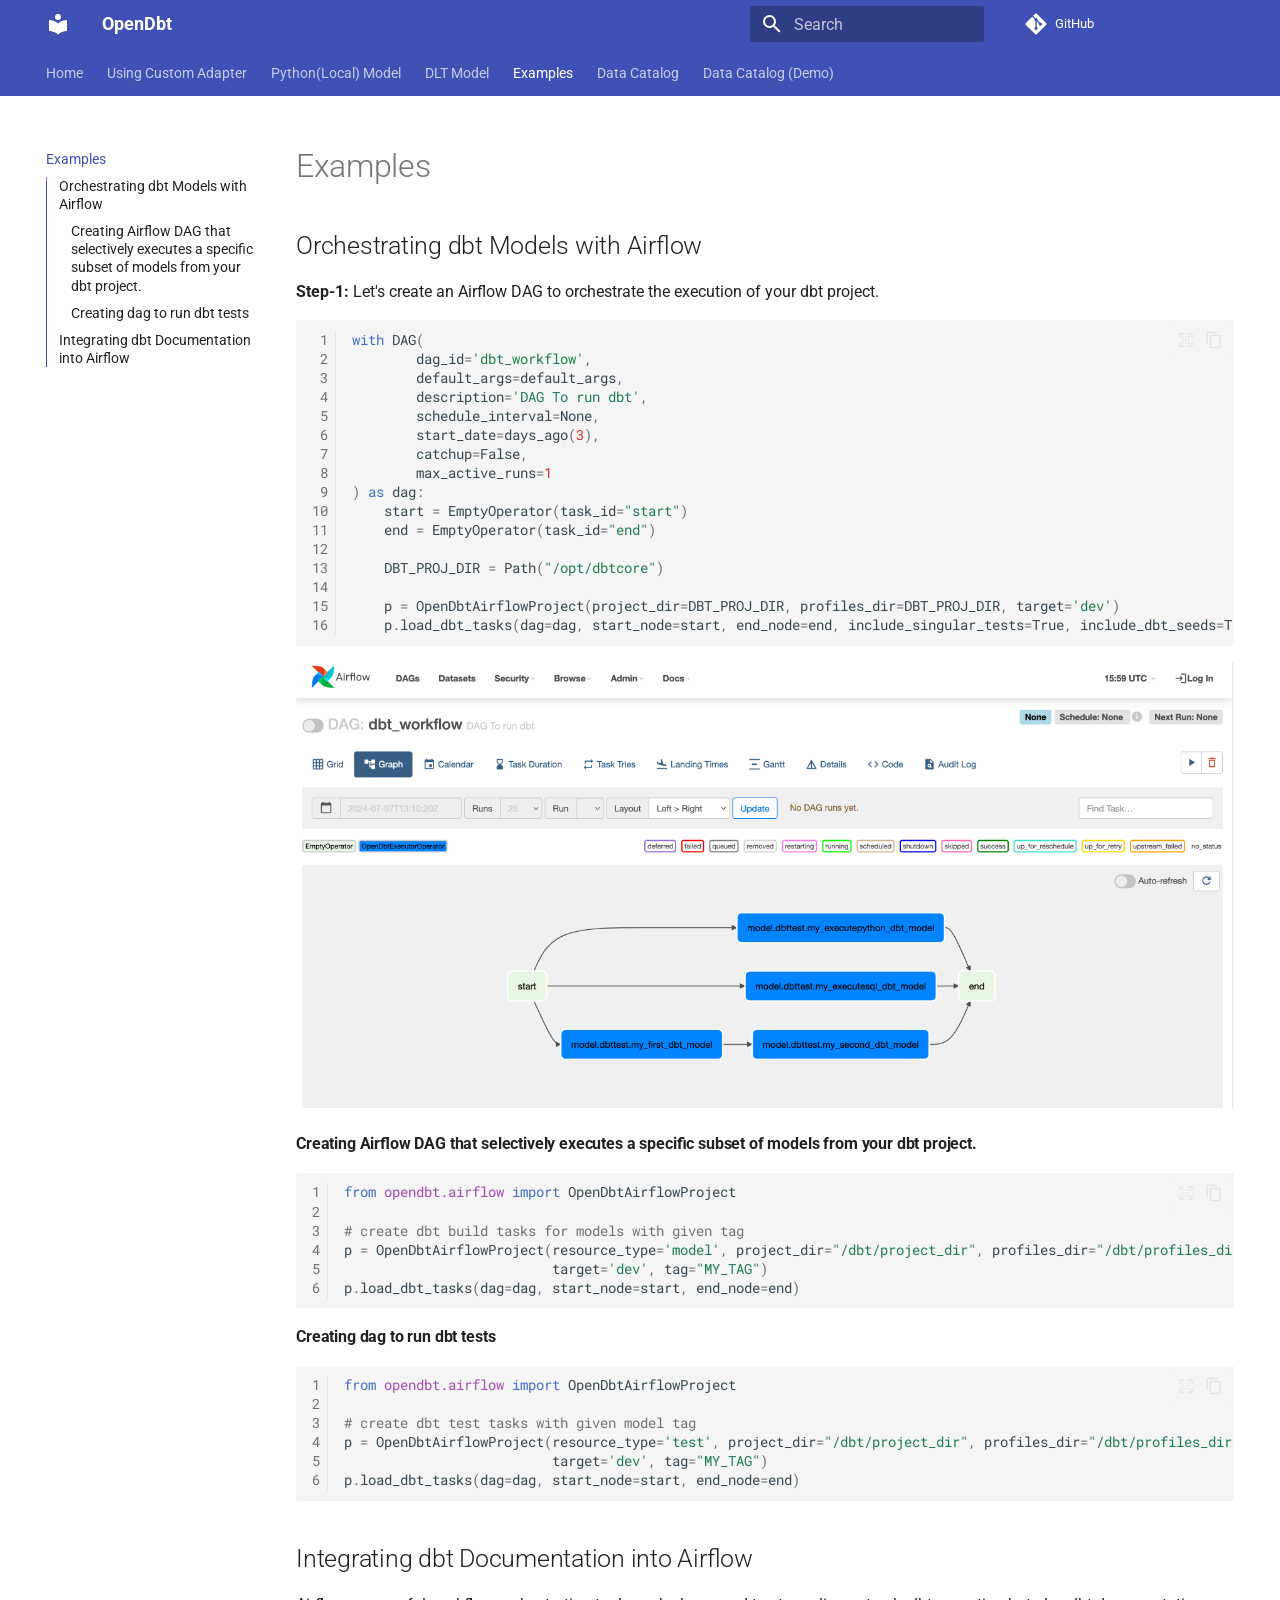
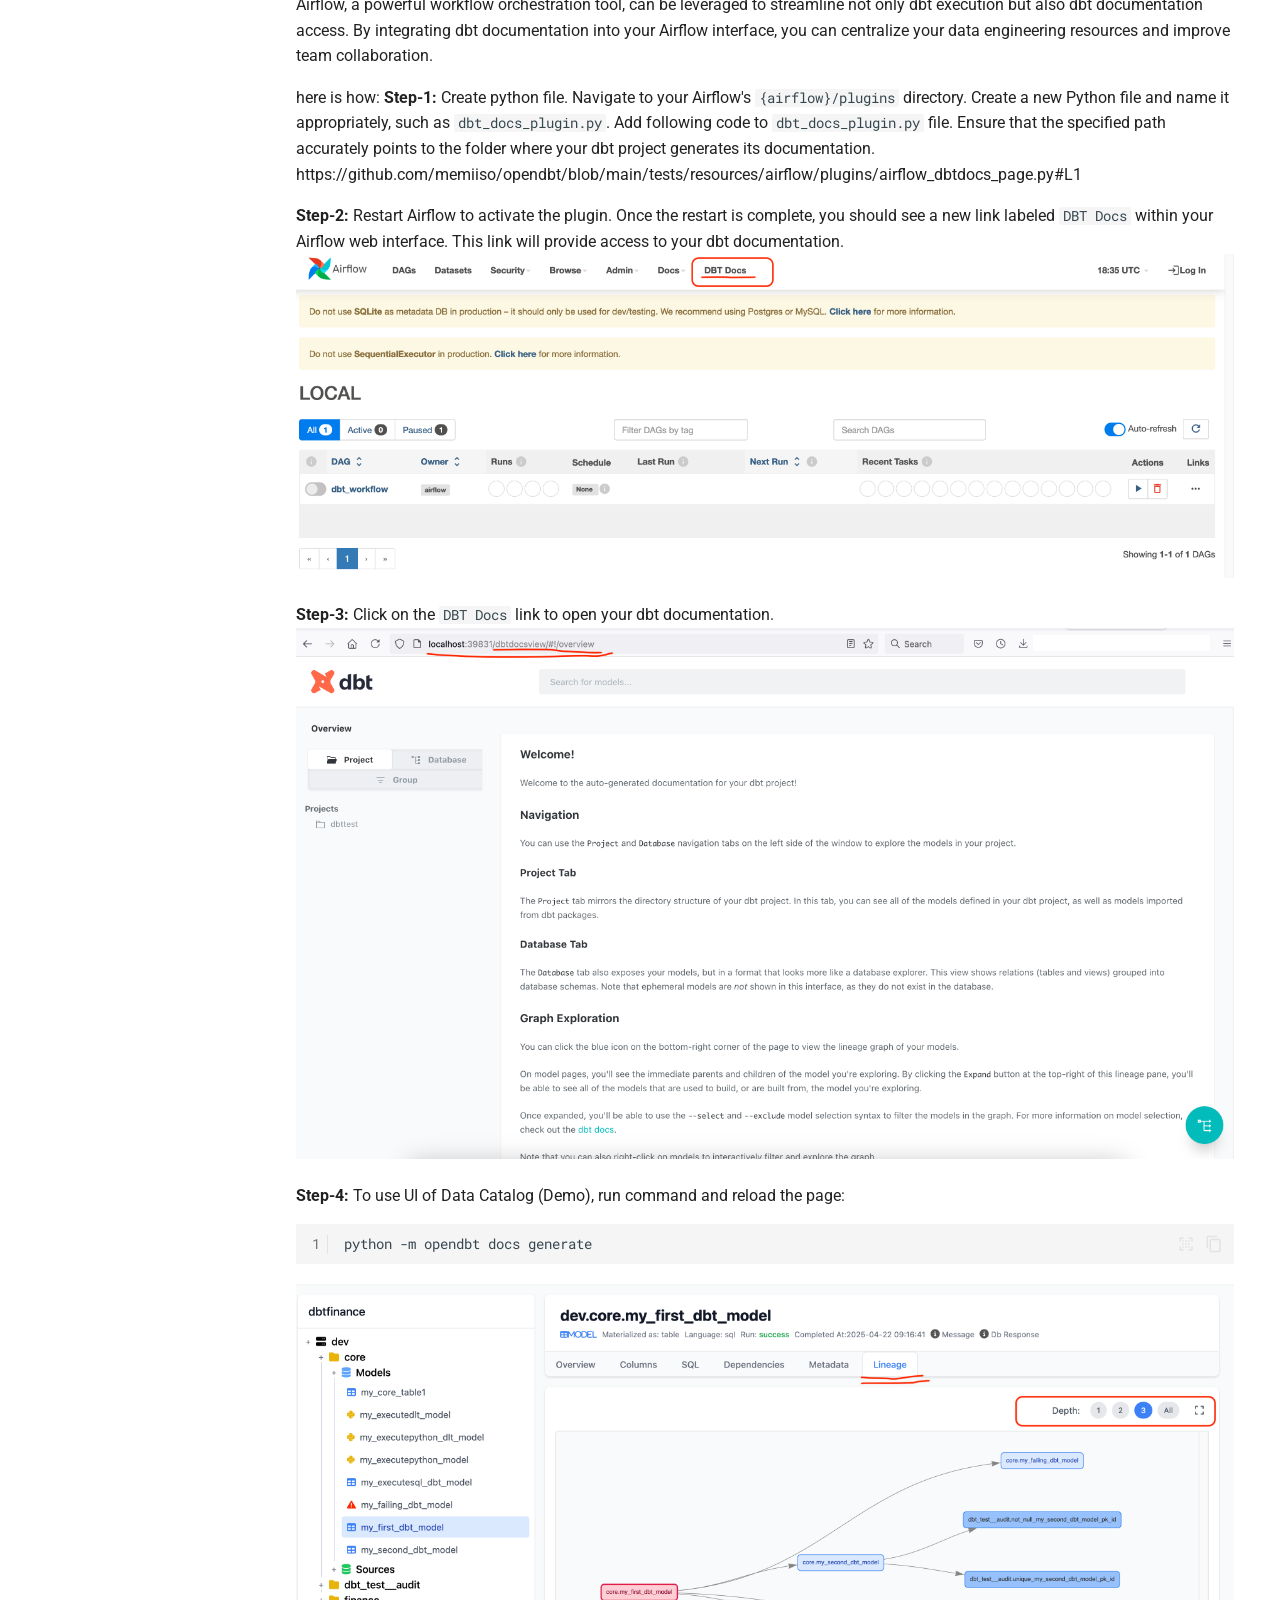
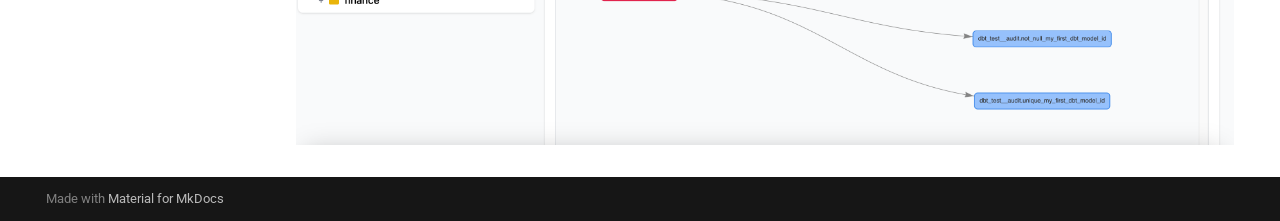
<file: examples/index.html>
<!doctype html>
<html lang="en" class="no-js">
  <head>
    
      <meta charset="utf-8">
      <meta name="viewport" content="width=device-width,initial-scale=1">
      
      
      
        <link rel="canonical" href="http://memiiso.github.io/opendbt/examples/">
      
      
        <link rel="prev" href="../dlt_integration/">
      
      
        <link rel="next" href="../catalog/">
      
      
        
      
      
      <link rel="icon" href="../assets/images/favicon.png">
      <meta name="generator" content="mkdocs-1.6.1, mkdocs-material-9.7.0">
    
    
      
        <title>Examples - OpenDbt</title>
      
    
    
      <link rel="stylesheet" href="../assets/stylesheets/main.618322db.min.css">
      
      


    
    
      
    
    
      
        
        
        <link rel="preconnect" href="https://fonts.gstatic.com" crossorigin>
        <link rel="stylesheet" href="https://fonts.googleapis.com/css?family=Roboto:300,300i,400,400i,700,700i%7CRoboto+Mono:400,400i,700,700i&display=fallback">
        <style>:root{--md-text-font:"Roboto";--md-code-font:"Roboto Mono"}</style>
      
    
    
    <script>__md_scope=new URL("..",location),__md_hash=e=>[...e].reduce(((e,_)=>(e<<5)-e+_.charCodeAt(0)),0),__md_get=(e,_=localStorage,t=__md_scope)=>JSON.parse(_.getItem(t.pathname+"."+e)),__md_set=(e,_,t=localStorage,a=__md_scope)=>{try{t.setItem(a.pathname+"."+e,JSON.stringify(_))}catch(e){}}</script>
    
      

    
    
  </head>
  
  
    <body dir="ltr">
  
    
    <input class="md-toggle" data-md-toggle="drawer" type="checkbox" id="__drawer" autocomplete="off">
    <input class="md-toggle" data-md-toggle="search" type="checkbox" id="__search" autocomplete="off">
    <label class="md-overlay" for="__drawer"></label>
    <div data-md-component="skip">
      
        
        <a href="#examples" class="md-skip">
          Skip to content
        </a>
      
    </div>
    <div data-md-component="announce">
      
    </div>
    
    
      

<header class="md-header" data-md-component="header">
  <nav class="md-header__inner md-grid" aria-label="Header">
    <a href=".." title="OpenDbt" class="md-header__button md-logo" aria-label="OpenDbt" data-md-component="logo">
      
  
  <svg xmlns="http://www.w3.org/2000/svg" viewBox="0 0 24 24"><path d="M12 8a3 3 0 0 0 3-3 3 3 0 0 0-3-3 3 3 0 0 0-3 3 3 3 0 0 0 3 3m0 3.54C9.64 9.35 6.5 8 3 8v11c3.5 0 6.64 1.35 9 3.54 2.36-2.19 5.5-3.54 9-3.54V8c-3.5 0-6.64 1.35-9 3.54"/></svg>

    </a>
    <label class="md-header__button md-icon" for="__drawer">
      
      <svg xmlns="http://www.w3.org/2000/svg" viewBox="0 0 24 24"><path d="M3 6h18v2H3zm0 5h18v2H3zm0 5h18v2H3z"/></svg>
    </label>
    <div class="md-header__title" data-md-component="header-title">
      <div class="md-header__ellipsis">
        <div class="md-header__topic">
          <span class="md-ellipsis">
            OpenDbt
          </span>
        </div>
        <div class="md-header__topic" data-md-component="header-topic">
          <span class="md-ellipsis">
            
              Examples
            
          </span>
        </div>
      </div>
    </div>
    
    
      <script>var palette=__md_get("__palette");if(palette&&palette.color){if("(prefers-color-scheme)"===palette.color.media){var media=matchMedia("(prefers-color-scheme: light)"),input=document.querySelector(media.matches?"[data-md-color-media='(prefers-color-scheme: light)']":"[data-md-color-media='(prefers-color-scheme: dark)']");palette.color.media=input.getAttribute("data-md-color-media"),palette.color.scheme=input.getAttribute("data-md-color-scheme"),palette.color.primary=input.getAttribute("data-md-color-primary"),palette.color.accent=input.getAttribute("data-md-color-accent")}for(var[key,value]of Object.entries(palette.color))document.body.setAttribute("data-md-color-"+key,value)}</script>
    
    
    
      
      
        <label class="md-header__button md-icon" for="__search">
          
          <svg xmlns="http://www.w3.org/2000/svg" viewBox="0 0 24 24"><path d="M9.5 3A6.5 6.5 0 0 1 16 9.5c0 1.61-.59 3.09-1.56 4.23l.27.27h.79l5 5-1.5 1.5-5-5v-.79l-.27-.27A6.52 6.52 0 0 1 9.5 16 6.5 6.5 0 0 1 3 9.5 6.5 6.5 0 0 1 9.5 3m0 2C7 5 5 7 5 9.5S7 14 9.5 14 14 12 14 9.5 12 5 9.5 5"/></svg>
        </label>
        <div class="md-search" data-md-component="search" role="dialog">
  <label class="md-search__overlay" for="__search"></label>
  <div class="md-search__inner" role="search">
    <form class="md-search__form" name="search">
      <input type="text" class="md-search__input" name="query" aria-label="Search" placeholder="Search" autocapitalize="off" autocorrect="off" autocomplete="off" spellcheck="false" data-md-component="search-query" required>
      <label class="md-search__icon md-icon" for="__search">
        
        <svg xmlns="http://www.w3.org/2000/svg" viewBox="0 0 24 24"><path d="M9.5 3A6.5 6.5 0 0 1 16 9.5c0 1.61-.59 3.09-1.56 4.23l.27.27h.79l5 5-1.5 1.5-5-5v-.79l-.27-.27A6.52 6.52 0 0 1 9.5 16 6.5 6.5 0 0 1 3 9.5 6.5 6.5 0 0 1 9.5 3m0 2C7 5 5 7 5 9.5S7 14 9.5 14 14 12 14 9.5 12 5 9.5 5"/></svg>
        
        <svg xmlns="http://www.w3.org/2000/svg" viewBox="0 0 24 24"><path d="M20 11v2H8l5.5 5.5-1.42 1.42L4.16 12l7.92-7.92L13.5 5.5 8 11z"/></svg>
      </label>
      <nav class="md-search__options" aria-label="Search">
        
        <button type="reset" class="md-search__icon md-icon" title="Clear" aria-label="Clear" tabindex="-1">
          
          <svg xmlns="http://www.w3.org/2000/svg" viewBox="0 0 24 24"><path d="M19 6.41 17.59 5 12 10.59 6.41 5 5 6.41 10.59 12 5 17.59 6.41 19 12 13.41 17.59 19 19 17.59 13.41 12z"/></svg>
        </button>
      </nav>
      
    </form>
    <div class="md-search__output">
      <div class="md-search__scrollwrap" tabindex="0" data-md-scrollfix>
        <div class="md-search-result" data-md-component="search-result">
          <div class="md-search-result__meta">
            Initializing search
          </div>
          <ol class="md-search-result__list" role="presentation"></ol>
        </div>
      </div>
    </div>
  </div>
</div>
      
    
    
      <div class="md-header__source">
        <a href="https://github.com/memiiso/opendbt" title="Go to repository" class="md-source" data-md-component="source">
  <div class="md-source__icon md-icon">
    
    <svg xmlns="http://www.w3.org/2000/svg" viewBox="0 0 448 512"><!--! Font Awesome Free 7.1.0 by @fontawesome - https://fontawesome.com License - https://fontawesome.com/license/free (Icons: CC BY 4.0, Fonts: SIL OFL 1.1, Code: MIT License) Copyright 2025 Fonticons, Inc.--><path d="M439.6 236.1 244 40.5c-5.4-5.5-12.8-8.5-20.4-8.5s-15 3-20.4 8.4L162.5 81l51.5 51.5c27.1-9.1 52.7 16.8 43.4 43.7l49.7 49.7c34.2-11.8 61.2 31 35.5 56.7-26.5 26.5-70.2-2.9-56-37.3L240.3 199v121.9c25.3 12.5 22.3 41.8 9.1 55-6.4 6.4-15.2 10.1-24.3 10.1s-17.8-3.6-24.3-10.1c-17.6-17.6-11.1-46.9 11.2-56v-123c-20.8-8.5-24.6-30.7-18.6-45L142.6 101 8.5 235.1C3 240.6 0 247.9 0 255.5s3 15 8.5 20.4l195.6 195.7c5.4 5.4 12.7 8.4 20.4 8.4s15-3 20.4-8.4l194.7-194.7c5.4-5.4 8.4-12.8 8.4-20.4s-3-15-8.4-20.4"/></svg>
  </div>
  <div class="md-source__repository">
    GitHub
  </div>
</a>
      </div>
    
  </nav>
  
</header>
    
    <div class="md-container" data-md-component="container">
      
      
        
          
            
<nav class="md-tabs" aria-label="Tabs" data-md-component="tabs">
  <div class="md-grid">
    <ul class="md-tabs__list">
      
        
  
  
  
  
    <li class="md-tabs__item">
      <a href=".." class="md-tabs__link">
        
  
  
    
  
  Home

      </a>
    </li>
  

      
        
  
  
  
  
    <li class="md-tabs__item">
      <a href="../adapter_integration/" class="md-tabs__link">
        
  
  
    
  
  Using Custom Adapter

      </a>
    </li>
  

      
        
  
  
  
  
    <li class="md-tabs__item">
      <a href="../python_integration/" class="md-tabs__link">
        
  
  
    
  
  Python(Local) Model

      </a>
    </li>
  

      
        
  
  
  
  
    <li class="md-tabs__item">
      <a href="../dlt_integration/" class="md-tabs__link">
        
  
  
    
  
  DLT Model

      </a>
    </li>
  

      
        
  
  
  
    
  
  
    <li class="md-tabs__item md-tabs__item--active">
      <a href="./" class="md-tabs__link">
        
  
  
    
  
  Examples

      </a>
    </li>
  

      
        
  
  
  
  
    <li class="md-tabs__item">
      <a href="../catalog/" class="md-tabs__link">
        
  
  
    
  
  Data Catalog

      </a>
    </li>
  

      
        
  
  
  
  
    <li class="md-tabs__item">
      <a href="../opendbtdocs/" class="md-tabs__link">
        
  
  
    
  
  Data Catalog (Demo)

      </a>
    </li>
  

      
    </ul>
  </div>
</nav>
          
        
      
      <main class="md-main" data-md-component="main">
        <div class="md-main__inner md-grid">
          
            
              
              <div class="md-sidebar md-sidebar--primary" data-md-component="sidebar" data-md-type="navigation" >
                <div class="md-sidebar__scrollwrap">
                  <div class="md-sidebar__inner">
                    


  


  

<nav class="md-nav md-nav--primary md-nav--lifted md-nav--integrated" aria-label="Navigation" data-md-level="0">
  <label class="md-nav__title" for="__drawer">
    <a href=".." title="OpenDbt" class="md-nav__button md-logo" aria-label="OpenDbt" data-md-component="logo">
      
  
  <svg xmlns="http://www.w3.org/2000/svg" viewBox="0 0 24 24"><path d="M12 8a3 3 0 0 0 3-3 3 3 0 0 0-3-3 3 3 0 0 0-3 3 3 3 0 0 0 3 3m0 3.54C9.64 9.35 6.5 8 3 8v11c3.5 0 6.64 1.35 9 3.54 2.36-2.19 5.5-3.54 9-3.54V8c-3.5 0-6.64 1.35-9 3.54"/></svg>

    </a>
    OpenDbt
  </label>
  
    <div class="md-nav__source">
      <a href="https://github.com/memiiso/opendbt" title="Go to repository" class="md-source" data-md-component="source">
  <div class="md-source__icon md-icon">
    
    <svg xmlns="http://www.w3.org/2000/svg" viewBox="0 0 448 512"><!--! Font Awesome Free 7.1.0 by @fontawesome - https://fontawesome.com License - https://fontawesome.com/license/free (Icons: CC BY 4.0, Fonts: SIL OFL 1.1, Code: MIT License) Copyright 2025 Fonticons, Inc.--><path d="M439.6 236.1 244 40.5c-5.4-5.5-12.8-8.5-20.4-8.5s-15 3-20.4 8.4L162.5 81l51.5 51.5c27.1-9.1 52.7 16.8 43.4 43.7l49.7 49.7c34.2-11.8 61.2 31 35.5 56.7-26.5 26.5-70.2-2.9-56-37.3L240.3 199v121.9c25.3 12.5 22.3 41.8 9.1 55-6.4 6.4-15.2 10.1-24.3 10.1s-17.8-3.6-24.3-10.1c-17.6-17.6-11.1-46.9 11.2-56v-123c-20.8-8.5-24.6-30.7-18.6-45L142.6 101 8.5 235.1C3 240.6 0 247.9 0 255.5s3 15 8.5 20.4l195.6 195.7c5.4 5.4 12.7 8.4 20.4 8.4s15-3 20.4-8.4l194.7-194.7c5.4-5.4 8.4-12.8 8.4-20.4s-3-15-8.4-20.4"/></svg>
  </div>
  <div class="md-source__repository">
    GitHub
  </div>
</a>
    </div>
  
  <ul class="md-nav__list" data-md-scrollfix>
    
      
      
  
  
  
  
    <li class="md-nav__item">
      <a href=".." class="md-nav__link">
        
  
  
  <span class="md-ellipsis">
    
  
    Home
  

    
  </span>
  
  

      </a>
    </li>
  

    
      
      
  
  
  
  
    <li class="md-nav__item">
      <a href="../adapter_integration/" class="md-nav__link">
        
  
  
  <span class="md-ellipsis">
    
  
    Using Custom Adapter
  

    
  </span>
  
  

      </a>
    </li>
  

    
      
      
  
  
  
  
    <li class="md-nav__item">
      <a href="../python_integration/" class="md-nav__link">
        
  
  
  <span class="md-ellipsis">
    
  
    Python(Local) Model
  

    
  </span>
  
  

      </a>
    </li>
  

    
      
      
  
  
  
  
    <li class="md-nav__item">
      <a href="../dlt_integration/" class="md-nav__link">
        
  
  
  <span class="md-ellipsis">
    
  
    DLT Model
  

    
  </span>
  
  

      </a>
    </li>
  

    
      
      
  
  
    
  
  
  
    <li class="md-nav__item md-nav__item--active">
      
      <input class="md-nav__toggle md-toggle" type="checkbox" id="__toc">
      
      
        
      
      
        <label class="md-nav__link md-nav__link--active" for="__toc">
          
  
  
  <span class="md-ellipsis">
    
  
    Examples
  

    
  </span>
  
  

          <span class="md-nav__icon md-icon"></span>
        </label>
      
      <a href="./" class="md-nav__link md-nav__link--active">
        
  
  
  <span class="md-ellipsis">
    
  
    Examples
  

    
  </span>
  
  

      </a>
      
        

<nav class="md-nav md-nav--secondary" aria-label="Table of contents">
  
  
  
    
  
  
    <label class="md-nav__title" for="__toc">
      <span class="md-nav__icon md-icon"></span>
      Table of contents
    </label>
    <ul class="md-nav__list" data-md-component="toc" data-md-scrollfix>
      
        <li class="md-nav__item">
  <a href="#orchestrating-dbt-models-with-airflow" class="md-nav__link">
    <span class="md-ellipsis">
      
        Orchestrating dbt Models with Airflow
      
    </span>
  </a>
  
    <nav class="md-nav" aria-label="Orchestrating dbt Models with Airflow">
      <ul class="md-nav__list">
        
          <li class="md-nav__item">
  <a href="#creating-airflow-dag-that-selectively-executes-a-specific-subset-of-models-from-your-dbt-project" class="md-nav__link">
    <span class="md-ellipsis">
      
        Creating Airflow DAG that selectively executes a specific subset of models from your dbt project.
      
    </span>
  </a>
  
</li>
        
          <li class="md-nav__item">
  <a href="#creating-dag-to-run-dbt-tests" class="md-nav__link">
    <span class="md-ellipsis">
      
        Creating dag to run dbt tests
      
    </span>
  </a>
  
</li>
        
      </ul>
    </nav>
  
</li>
      
        <li class="md-nav__item">
  <a href="#integrating-dbt-documentation-into-airflow" class="md-nav__link">
    <span class="md-ellipsis">
      
        Integrating dbt Documentation into Airflow
      
    </span>
  </a>
  
</li>
      
    </ul>
  
</nav>
      
    </li>
  

    
      
      
  
  
  
  
    <li class="md-nav__item">
      <a href="../catalog/" class="md-nav__link">
        
  
  
  <span class="md-ellipsis">
    
  
    Data Catalog
  

    
  </span>
  
  

      </a>
    </li>
  

    
      
      
  
  
  
  
    <li class="md-nav__item">
      <a href="../opendbtdocs/" class="md-nav__link">
        
  
  
  <span class="md-ellipsis">
    
  
    Data Catalog (Demo)
  

    
  </span>
  
  

      </a>
    </li>
  

    
  </ul>
</nav>
                  </div>
                </div>
              </div>
            
            
          
          
            <div class="md-content" data-md-component="content">
              
              <article class="md-content__inner md-typeset">
                
                  


  
  


<h1 id="examples">Examples</h1>
<h2 id="orchestrating-dbt-models-with-airflow">Orchestrating dbt Models with Airflow</h2>
<p><strong>Step-1:</strong> Let's create an Airflow DAG to orchestrate the execution of your dbt project.</p>
<div class="language-python highlight"><table class="highlighttable"><tr><td class="linenos"><div class="linenodiv"><pre><span></span><span class="normal"><a href="#__codelineno-0-1"> 1</a></span>
<span class="normal"><a href="#__codelineno-0-2"> 2</a></span>
<span class="normal"><a href="#__codelineno-0-3"> 3</a></span>
<span class="normal"><a href="#__codelineno-0-4"> 4</a></span>
<span class="normal"><a href="#__codelineno-0-5"> 5</a></span>
<span class="normal"><a href="#__codelineno-0-6"> 6</a></span>
<span class="normal"><a href="#__codelineno-0-7"> 7</a></span>
<span class="normal"><a href="#__codelineno-0-8"> 8</a></span>
<span class="normal"><a href="#__codelineno-0-9"> 9</a></span>
<span class="normal"><a href="#__codelineno-0-10">10</a></span>
<span class="normal"><a href="#__codelineno-0-11">11</a></span>
<span class="normal"><a href="#__codelineno-0-12">12</a></span>
<span class="normal"><a href="#__codelineno-0-13">13</a></span>
<span class="normal"><a href="#__codelineno-0-14">14</a></span>
<span class="normal"><a href="#__codelineno-0-15">15</a></span>
<span class="normal"><a href="#__codelineno-0-16">16</a></span></pre></div></td><td class="code"><div><pre><span></span><code><span id="__span-0-1"><a id="__codelineno-0-1" name="__codelineno-0-1"></a><span class="k">with</span> <span class="n">DAG</span><span class="p">(</span>
</span><span id="__span-0-2"><a id="__codelineno-0-2" name="__codelineno-0-2"></a>        <span class="n">dag_id</span><span class="o">=</span><span class="s1">&#39;dbt_workflow&#39;</span><span class="p">,</span>
</span><span id="__span-0-3"><a id="__codelineno-0-3" name="__codelineno-0-3"></a>        <span class="n">default_args</span><span class="o">=</span><span class="n">default_args</span><span class="p">,</span>
</span><span id="__span-0-4"><a id="__codelineno-0-4" name="__codelineno-0-4"></a>        <span class="n">description</span><span class="o">=</span><span class="s1">&#39;DAG To run dbt&#39;</span><span class="p">,</span>
</span><span id="__span-0-5"><a id="__codelineno-0-5" name="__codelineno-0-5"></a>        <span class="n">schedule_interval</span><span class="o">=</span><span class="kc">None</span><span class="p">,</span>
</span><span id="__span-0-6"><a id="__codelineno-0-6" name="__codelineno-0-6"></a>        <span class="n">start_date</span><span class="o">=</span><span class="n">days_ago</span><span class="p">(</span><span class="mi">3</span><span class="p">),</span>
</span><span id="__span-0-7"><a id="__codelineno-0-7" name="__codelineno-0-7"></a>        <span class="n">catchup</span><span class="o">=</span><span class="kc">False</span><span class="p">,</span>
</span><span id="__span-0-8"><a id="__codelineno-0-8" name="__codelineno-0-8"></a>        <span class="n">max_active_runs</span><span class="o">=</span><span class="mi">1</span>
</span><span id="__span-0-9"><a id="__codelineno-0-9" name="__codelineno-0-9"></a><span class="p">)</span> <span class="k">as</span> <span class="n">dag</span><span class="p">:</span>
</span><span id="__span-0-10"><a id="__codelineno-0-10" name="__codelineno-0-10"></a>    <span class="n">start</span> <span class="o">=</span> <span class="n">EmptyOperator</span><span class="p">(</span><span class="n">task_id</span><span class="o">=</span><span class="s2">&quot;start&quot;</span><span class="p">)</span>
</span><span id="__span-0-11"><a id="__codelineno-0-11" name="__codelineno-0-11"></a>    <span class="n">end</span> <span class="o">=</span> <span class="n">EmptyOperator</span><span class="p">(</span><span class="n">task_id</span><span class="o">=</span><span class="s2">&quot;end&quot;</span><span class="p">)</span>
</span><span id="__span-0-12"><a id="__codelineno-0-12" name="__codelineno-0-12"></a>
</span><span id="__span-0-13"><a id="__codelineno-0-13" name="__codelineno-0-13"></a>    <span class="n">DBT_PROJ_DIR</span> <span class="o">=</span> <span class="n">Path</span><span class="p">(</span><span class="s2">&quot;/opt/dbtcore&quot;</span><span class="p">)</span>
</span><span id="__span-0-14"><a id="__codelineno-0-14" name="__codelineno-0-14"></a>
</span><span id="__span-0-15"><a id="__codelineno-0-15" name="__codelineno-0-15"></a>    <span class="n">p</span> <span class="o">=</span> <span class="n">OpenDbtAirflowProject</span><span class="p">(</span><span class="n">project_dir</span><span class="o">=</span><span class="n">DBT_PROJ_DIR</span><span class="p">,</span> <span class="n">profiles_dir</span><span class="o">=</span><span class="n">DBT_PROJ_DIR</span><span class="p">,</span> <span class="n">target</span><span class="o">=</span><span class="s1">&#39;dev&#39;</span><span class="p">)</span>
</span><span id="__span-0-16"><a id="__codelineno-0-16" name="__codelineno-0-16"></a>    <span class="n">p</span><span class="o">.</span><span class="n">load_dbt_tasks</span><span class="p">(</span><span class="n">dag</span><span class="o">=</span><span class="n">dag</span><span class="p">,</span> <span class="n">start_node</span><span class="o">=</span><span class="n">start</span><span class="p">,</span> <span class="n">end_node</span><span class="o">=</span><span class="n">end</span><span class="p">,</span> <span class="n">include_singular_tests</span><span class="o">=</span><span class="kc">True</span><span class="p">,</span> <span class="n">include_dbt_seeds</span><span class="o">=</span><span class="kc">True</span><span class="p">)</span>
</span></code></pre></div></td></tr></table></div>
<p><img alt="airflow-dbt-flow.png" src="../assets/airflow-dbt-flow.png" /></p>
<h4 id="creating-airflow-dag-that-selectively-executes-a-specific-subset-of-models-from-your-dbt-project">Creating Airflow DAG that selectively executes a specific subset of models from your dbt project.</h4>
<div class="language-python highlight"><table class="highlighttable"><tr><td class="linenos"><div class="linenodiv"><pre><span></span><span class="normal"><a href="#__codelineno-1-1">1</a></span>
<span class="normal"><a href="#__codelineno-1-2">2</a></span>
<span class="normal"><a href="#__codelineno-1-3">3</a></span>
<span class="normal"><a href="#__codelineno-1-4">4</a></span>
<span class="normal"><a href="#__codelineno-1-5">5</a></span>
<span class="normal"><a href="#__codelineno-1-6">6</a></span></pre></div></td><td class="code"><div><pre><span></span><code><span id="__span-1-1"><a id="__codelineno-1-1" name="__codelineno-1-1"></a><span class="kn">from</span><span class="w"> </span><span class="nn">opendbt.airflow</span><span class="w"> </span><span class="kn">import</span> <span class="n">OpenDbtAirflowProject</span>
</span><span id="__span-1-2"><a id="__codelineno-1-2" name="__codelineno-1-2"></a>
</span><span id="__span-1-3"><a id="__codelineno-1-3" name="__codelineno-1-3"></a><span class="c1"># create dbt build tasks for models with given tag</span>
</span><span id="__span-1-4"><a id="__codelineno-1-4" name="__codelineno-1-4"></a><span class="n">p</span> <span class="o">=</span> <span class="n">OpenDbtAirflowProject</span><span class="p">(</span><span class="n">resource_type</span><span class="o">=</span><span class="s1">&#39;model&#39;</span><span class="p">,</span> <span class="n">project_dir</span><span class="o">=</span><span class="s2">&quot;/dbt/project_dir&quot;</span><span class="p">,</span> <span class="n">profiles_dir</span><span class="o">=</span><span class="s2">&quot;/dbt/profiles_dir&quot;</span><span class="p">,</span>
</span><span id="__span-1-5"><a id="__codelineno-1-5" name="__codelineno-1-5"></a>                          <span class="n">target</span><span class="o">=</span><span class="s1">&#39;dev&#39;</span><span class="p">,</span> <span class="n">tag</span><span class="o">=</span><span class="s2">&quot;MY_TAG&quot;</span><span class="p">)</span>
</span><span id="__span-1-6"><a id="__codelineno-1-6" name="__codelineno-1-6"></a><span class="n">p</span><span class="o">.</span><span class="n">load_dbt_tasks</span><span class="p">(</span><span class="n">dag</span><span class="o">=</span><span class="n">dag</span><span class="p">,</span> <span class="n">start_node</span><span class="o">=</span><span class="n">start</span><span class="p">,</span> <span class="n">end_node</span><span class="o">=</span><span class="n">end</span><span class="p">)</span>
</span></code></pre></div></td></tr></table></div>
<h4 id="creating-dag-to-run-dbt-tests">Creating dag to run dbt tests</h4>
<div class="language-python highlight"><table class="highlighttable"><tr><td class="linenos"><div class="linenodiv"><pre><span></span><span class="normal"><a href="#__codelineno-2-1">1</a></span>
<span class="normal"><a href="#__codelineno-2-2">2</a></span>
<span class="normal"><a href="#__codelineno-2-3">3</a></span>
<span class="normal"><a href="#__codelineno-2-4">4</a></span>
<span class="normal"><a href="#__codelineno-2-5">5</a></span>
<span class="normal"><a href="#__codelineno-2-6">6</a></span></pre></div></td><td class="code"><div><pre><span></span><code><span id="__span-2-1"><a id="__codelineno-2-1" name="__codelineno-2-1"></a><span class="kn">from</span><span class="w"> </span><span class="nn">opendbt.airflow</span><span class="w"> </span><span class="kn">import</span> <span class="n">OpenDbtAirflowProject</span>
</span><span id="__span-2-2"><a id="__codelineno-2-2" name="__codelineno-2-2"></a>
</span><span id="__span-2-3"><a id="__codelineno-2-3" name="__codelineno-2-3"></a><span class="c1"># create dbt test tasks with given model tag</span>
</span><span id="__span-2-4"><a id="__codelineno-2-4" name="__codelineno-2-4"></a><span class="n">p</span> <span class="o">=</span> <span class="n">OpenDbtAirflowProject</span><span class="p">(</span><span class="n">resource_type</span><span class="o">=</span><span class="s1">&#39;test&#39;</span><span class="p">,</span> <span class="n">project_dir</span><span class="o">=</span><span class="s2">&quot;/dbt/project_dir&quot;</span><span class="p">,</span> <span class="n">profiles_dir</span><span class="o">=</span><span class="s2">&quot;/dbt/profiles_dir&quot;</span><span class="p">,</span>
</span><span id="__span-2-5"><a id="__codelineno-2-5" name="__codelineno-2-5"></a>                          <span class="n">target</span><span class="o">=</span><span class="s1">&#39;dev&#39;</span><span class="p">,</span> <span class="n">tag</span><span class="o">=</span><span class="s2">&quot;MY_TAG&quot;</span><span class="p">)</span>
</span><span id="__span-2-6"><a id="__codelineno-2-6" name="__codelineno-2-6"></a><span class="n">p</span><span class="o">.</span><span class="n">load_dbt_tasks</span><span class="p">(</span><span class="n">dag</span><span class="o">=</span><span class="n">dag</span><span class="p">,</span> <span class="n">start_node</span><span class="o">=</span><span class="n">start</span><span class="p">,</span> <span class="n">end_node</span><span class="o">=</span><span class="n">end</span><span class="p">)</span>
</span></code></pre></div></td></tr></table></div>
<h2 id="integrating-dbt-documentation-into-airflow">Integrating dbt Documentation into Airflow</h2>
<p>Airflow, a powerful workflow orchestration tool, can be leveraged to streamline not only dbt execution but also dbt
documentation access. By integrating dbt documentation into your Airflow interface, you can centralize your data
engineering resources and improve team collaboration.</p>
<p>here is how:
<strong>Step-1:</strong> Create python file. Navigate to your Airflow's <code>{airflow}/plugins</code> directory.
Create a new Python file and name it appropriately, such as <code>dbt_docs_plugin.py</code>. Add following code to
<code>dbt_docs_plugin.py</code> file.
Ensure that the specified path accurately points to the folder where your dbt project generates its documentation.
https://github.com/memiiso/opendbt/blob/main/tests/resources/airflow/plugins/airflow_dbtdocs_page.py#L1</p>
<p><strong>Step-2:</strong> Restart Airflow to activate the plugin. Once the restart is complete, you should see a new link labeled
<code>DBT Docs</code> within your Airflow web interface. This link will provide access to your dbt documentation.
<img alt="airflow-dbt-docs-link.png" src="../assets/airflow-dbt-docs-link.png" /></p>
<p><strong>Step-3:</strong> Click on the <code>DBT Docs</code> link to open your dbt documentation.
<img alt="airflow-dbt-docs-page.png" src="../assets/airflow-dbt-docs-page.png" /></p>
<p><strong>Step-4:</strong> To use UI of Data Catalog (Demo), run command and reload the page:
<div class="language-text highlight"><table class="highlighttable"><tr><td class="linenos"><div class="linenodiv"><pre><span></span><span class="normal"><a href="#__codelineno-3-1">1</a></span></pre></div></td><td class="code"><div><pre><span></span><code><span id="__span-3-1"><a id="__codelineno-3-1" name="__codelineno-3-1"></a>python -m opendbt docs generate
</span></code></pre></div></td></tr></table></div>
<img alt="docs-lineage.png" src="../assets/docs-lineage.png" /></p>












                
              </article>
            </div>
          
          
  <script>var tabs=__md_get("__tabs");if(Array.isArray(tabs))e:for(var set of document.querySelectorAll(".tabbed-set")){var labels=set.querySelector(".tabbed-labels");for(var tab of tabs)for(var label of labels.getElementsByTagName("label"))if(label.innerText.trim()===tab){var input=document.getElementById(label.htmlFor);input.checked=!0;continue e}}</script>

<script>var target=document.getElementById(location.hash.slice(1));target&&target.name&&(target.checked=target.name.startsWith("__tabbed_"))</script>
        </div>
        
      </main>
      
        <footer class="md-footer">
  
  <div class="md-footer-meta md-typeset">
    <div class="md-footer-meta__inner md-grid">
      <div class="md-copyright">
  
  
    Made with
    <a href="https://squidfunk.github.io/mkdocs-material/" target="_blank" rel="noopener">
      Material for MkDocs
    </a>
  
</div>
      
    </div>
  </div>
</footer>
      
    </div>
    <div class="md-dialog" data-md-component="dialog">
      <div class="md-dialog__inner md-typeset"></div>
    </div>
    
    
    
      
      
      <script id="__config" type="application/json">{"annotate": null, "base": "..", "features": ["navigation.indexes", "navigation.tabs", "toc.integrate", "content.code.copy", "content.code.select", "content.tabs.link"], "search": "../assets/javascripts/workers/search.7a47a382.min.js", "tags": null, "translations": {"clipboard.copied": "Copied to clipboard", "clipboard.copy": "Copy to clipboard", "search.result.more.one": "1 more on this page", "search.result.more.other": "# more on this page", "search.result.none": "No matching documents", "search.result.one": "1 matching document", "search.result.other": "# matching documents", "search.result.placeholder": "Type to start searching", "search.result.term.missing": "Missing", "select.version": "Select version"}, "version": null}</script>
    
    
      <script src="../assets/javascripts/bundle.e71a0d61.min.js"></script>
      
    
  </body>
</html>
</file>
<file: assets/stylesheets/main.618322db.min.css>
@charset "UTF-8";html{-webkit-text-size-adjust:none;-moz-text-size-adjust:none;text-size-adjust:none;box-sizing:border-box}*,:after,:before{box-sizing:inherit}@media (prefers-reduced-motion){*,:after,:before{transition:none!important}}body{margin:0}a,button,input,label{-webkit-tap-highlight-color:transparent}a{color:inherit;text-decoration:none}hr{border:0;box-sizing:initial;display:block;height:.05rem;overflow:visible;padding:0}small{font-size:80%}sub,sup{line-height:1em}img{border-style:none}table{border-collapse:initial;border-spacing:0}td,th{font-weight:400;vertical-align:top}button{background:#0000;border:0;font-family:inherit;font-size:inherit;margin:0;padding:0}input{border:0;outline:none}:root{--md-primary-fg-color:#4051b5;--md-primary-fg-color--light:#5d6cc0;--md-primary-fg-color--dark:#303fa1;--md-primary-bg-color:#fff;--md-primary-bg-color--light:#ffffffb3;--md-accent-fg-color:#526cfe;--md-accent-fg-color--transparent:#526cfe1a;--md-accent-bg-color:#fff;--md-accent-bg-color--light:#ffffffb3}[data-md-color-scheme=default]{color-scheme:light}[data-md-color-scheme=default] img[src$="#gh-dark-mode-only"],[data-md-color-scheme=default] img[src$="#only-dark"]{display:none}:root,[data-md-color-scheme=default]{--md-hue:225deg;--md-default-fg-color:#000000de;--md-default-fg-color--light:#0000008a;--md-default-fg-color--lighter:#00000052;--md-default-fg-color--lightest:#00000012;--md-default-bg-color:#fff;--md-default-bg-color--light:#ffffffb3;--md-default-bg-color--lighter:#ffffff4d;--md-default-bg-color--lightest:#ffffff1f;--md-code-fg-color:#36464e;--md-code-bg-color:#f5f5f5;--md-code-bg-color--light:#f5f5f5b3;--md-code-bg-color--lighter:#f5f5f54d;--md-code-hl-color:#4287ff;--md-code-hl-color--light:#4287ff1a;--md-code-hl-number-color:#d52a2a;--md-code-hl-special-color:#db1457;--md-code-hl-function-color:#a846b9;--md-code-hl-constant-color:#6e59d9;--md-code-hl-keyword-color:#3f6ec6;--md-code-hl-string-color:#1c7d4d;--md-code-hl-name-color:var(--md-code-fg-color);--md-code-hl-operator-color:var(--md-default-fg-color--light);--md-code-hl-punctuation-color:var(--md-default-fg-color--light);--md-code-hl-comment-color:var(--md-default-fg-color--light);--md-code-hl-generic-color:var(--md-default-fg-color--light);--md-code-hl-variable-color:var(--md-default-fg-color--light);--md-typeset-color:var(--md-default-fg-color);--md-typeset-a-color:var(--md-primary-fg-color);--md-typeset-del-color:#f5503d26;--md-typeset-ins-color:#0bd57026;--md-typeset-kbd-color:#fafafa;--md-typeset-kbd-accent-color:#fff;--md-typeset-kbd-border-color:#b8b8b8;--md-typeset-mark-color:#ffff0080;--md-typeset-table-color:#0000001f;--md-typeset-table-color--light:rgba(0,0,0,.035);--md-admonition-fg-color:var(--md-default-fg-color);--md-admonition-bg-color:var(--md-default-bg-color);--md-warning-fg-color:#000000de;--md-warning-bg-color:#ff9;--md-footer-fg-color:#fff;--md-footer-fg-color--light:#ffffffb3;--md-footer-fg-color--lighter:#ffffff73;--md-footer-bg-color:#000000de;--md-footer-bg-color--dark:#00000052;--md-shadow-z1:0 0.2rem 0.5rem #0000000d,0 0 0.05rem #0000001a;--md-shadow-z2:0 0.2rem 0.5rem #0000001a,0 0 0.05rem #00000040;--md-shadow-z3:0 0.2rem 0.5rem #0003,0 0 0.05rem #00000059}.md-icon svg{fill:currentcolor;display:block;height:1.2rem;width:1.2rem}body{-webkit-font-smoothing:antialiased;-moz-osx-font-smoothing:grayscale;--md-text-font-family:var(--md-text-font,_),-apple-system,BlinkMacSystemFont,Helvetica,Arial,sans-serif;--md-code-font-family:var(--md-code-font,_),SFMono-Regular,Consolas,Menlo,monospace}aside,body,input{font-feature-settings:"kern","liga";color:var(--md-typeset-color);font-family:var(--md-text-font-family)}code,kbd,pre{font-feature-settings:"kern";font-family:var(--md-code-font-family)}:root{--md-typeset-table-sort-icon:url('data:image/svg+xml;charset=utf-8,<svg xmlns="http://www.w3.org/2000/svg" viewBox="0 0 24 24"><path d="m18 21-4-4h3V7h-3l4-4 4 4h-3v10h3M2 19v-2h10v2M2 13v-2h7v2M2 7V5h4v2z"/></svg>');--md-typeset-table-sort-icon--asc:url('data:image/svg+xml;charset=utf-8,<svg xmlns="http://www.w3.org/2000/svg" viewBox="0 0 24 24"><path d="M19 17h3l-4 4-4-4h3V3h2M2 17h10v2H2M6 5v2H2V5m0 6h7v2H2z"/></svg>');--md-typeset-table-sort-icon--desc:url('data:image/svg+xml;charset=utf-8,<svg xmlns="http://www.w3.org/2000/svg" viewBox="0 0 24 24"><path d="M19 7h3l-4-4-4 4h3v14h2M2 17h10v2H2M6 5v2H2V5m0 6h7v2H2z"/></svg>')}.md-typeset{-webkit-print-color-adjust:exact;color-adjust:exact;font-size:.8rem;line-height:1.6;overflow-wrap:break-word}@media print{.md-typeset{font-size:.68rem}}.md-typeset blockquote,.md-typeset dl,.md-typeset figure,.md-typeset ol,.md-typeset pre,.md-typeset ul{margin-bottom:1em;margin-top:1em}.md-typeset h1{color:var(--md-default-fg-color--light);font-size:2em;line-height:1.3;margin:0 0 1.25em}.md-typeset h1,.md-typeset h2{font-weight:300;letter-spacing:-.01em}.md-typeset h2{font-size:1.5625em;line-height:1.4;margin:1.6em 0 .64em}.md-typeset h3{font-size:1.25em;font-weight:400;letter-spacing:-.01em;line-height:1.5;margin:1.6em 0 .8em}.md-typeset h2+h3{margin-top:.8em}.md-typeset h4{font-weight:700;letter-spacing:-.01em;margin:1em 0}.md-typeset h5,.md-typeset h6{color:var(--md-default-fg-color--light);font-size:.8em;font-weight:700;letter-spacing:-.01em;margin:1.25em 0}.md-typeset h5{text-transform:uppercase}.md-typeset h5 code{text-transform:none}.md-typeset hr{border-bottom:.05rem solid var(--md-default-fg-color--lightest);display:flow-root;margin:1.5em 0}.md-typeset a{color:var(--md-typeset-a-color);word-break:break-word}.md-typeset a,.md-typeset a:before{transition:color 125ms}.md-typeset a:focus,.md-typeset a:hover{color:var(--md-accent-fg-color)}.md-typeset a:focus code,.md-typeset a:hover code{background-color:var(--md-accent-fg-color--transparent);color:var(--md-accent-fg-color)}.md-typeset a code{color:var(--md-typeset-a-color)}.md-typeset a.focus-visible{outline-color:var(--md-accent-fg-color);outline-offset:.2rem}.md-typeset code,.md-typeset kbd,.md-typeset pre{color:var(--md-code-fg-color);direction:ltr;font-variant-ligatures:none;transition:background-color 125ms}@media print{.md-typeset code,.md-typeset kbd,.md-typeset pre{white-space:pre-wrap}}.md-typeset code{background-color:var(--md-code-bg-color);border-radius:.1rem;-webkit-box-decoration-break:clone;box-decoration-break:clone;font-size:.85em;padding:0 .2941176471em;transition:color 125ms,background-color 125ms;word-break:break-word}.md-typeset code:not(.focus-visible){-webkit-tap-highlight-color:transparent;outline:none}.md-typeset pre{display:flow-root;line-height:1.4;position:relative}.md-typeset pre>code{-webkit-box-decoration-break:slice;box-decoration-break:slice;box-shadow:none;display:block;margin:0;outline-color:var(--md-accent-fg-color);overflow:auto;padding:.7720588235em 1.1764705882em;scrollbar-color:var(--md-default-fg-color--lighter) #0000;scrollbar-width:thin;touch-action:auto;word-break:normal}.md-typeset pre>code:hover{scrollbar-color:var(--md-accent-fg-color) #0000}.md-typeset pre>code::-webkit-scrollbar{height:.2rem;width:.2rem}.md-typeset pre>code::-webkit-scrollbar-thumb{background-color:var(--md-default-fg-color--lighter)}.md-typeset pre>code::-webkit-scrollbar-thumb:hover{background-color:var(--md-accent-fg-color)}.md-typeset kbd{background-color:var(--md-typeset-kbd-color);border-radius:.1rem;box-shadow:0 .1rem 0 .05rem var(--md-typeset-kbd-border-color),0 .1rem 0 var(--md-typeset-kbd-border-color),0 -.1rem .2rem var(--md-typeset-kbd-accent-color) inset;color:var(--md-default-fg-color);display:inline-block;font-size:.75em;padding:0 .6666666667em;vertical-align:text-top;word-break:break-word}.md-typeset mark{background-color:var(--md-typeset-mark-color);-webkit-box-decoration-break:clone;box-decoration-break:clone;color:inherit;word-break:break-word}.md-typeset abbr{cursor:help;text-decoration:none}.md-typeset [data-preview],.md-typeset abbr{border-bottom:.05rem dotted var(--md-default-fg-color--light)}.md-typeset small{opacity:.75}[dir=ltr] .md-typeset sub,[dir=ltr] .md-typeset sup{margin-left:.078125em}[dir=rtl] .md-typeset sub,[dir=rtl] .md-typeset sup{margin-right:.078125em}[dir=ltr] .md-typeset blockquote{padding-left:.6rem}[dir=rtl] .md-typeset blockquote{padding-right:.6rem}[dir=ltr] .md-typeset blockquote{border-left:.2rem solid var(--md-default-fg-color--lighter)}[dir=rtl] .md-typeset blockquote{border-right:.2rem solid var(--md-default-fg-color--lighter)}.md-typeset blockquote{color:var(--md-default-fg-color--light);margin-left:0;margin-right:0}.md-typeset ul{list-style-type:disc}.md-typeset ul[type]{list-style-type:revert-layer}[dir=ltr] .md-typeset ol,[dir=ltr] .md-typeset ul{margin-left:.625em}[dir=rtl] .md-typeset ol,[dir=rtl] .md-typeset ul{margin-right:.625em}.md-typeset ol,.md-typeset ul{padding:0}.md-typeset ol:not([hidden]),.md-typeset ul:not([hidden]){display:flow-root}.md-typeset ol ol,.md-typeset ul ol{list-style-type:lower-alpha}.md-typeset ol ol ol,.md-typeset ul ol ol{list-style-type:lower-roman}.md-typeset ol ol ol ol,.md-typeset ul ol ol ol{list-style-type:upper-alpha}.md-typeset ol ol ol ol ol,.md-typeset ul ol ol ol ol{list-style-type:upper-roman}.md-typeset ol[type],.md-typeset ul[type]{list-style-type:revert-layer}[dir=ltr] .md-typeset ol li,[dir=ltr] .md-typeset ul li{margin-left:1.25em}[dir=rtl] .md-typeset ol li,[dir=rtl] .md-typeset ul li{margin-right:1.25em}.md-typeset ol li,.md-typeset ul li{margin-bottom:.5em}.md-typeset ol li blockquote,.md-typeset ol li p,.md-typeset ul li blockquote,.md-typeset ul li p{margin:.5em 0}.md-typeset ol li:last-child,.md-typeset ul li:last-child{margin-bottom:0}[dir=ltr] .md-typeset ol li ol,[dir=ltr] .md-typeset ol li ul,[dir=ltr] .md-typeset ul li ol,[dir=ltr] .md-typeset ul li ul{margin-left:.625em}[dir=rtl] .md-typeset ol li ol,[dir=rtl] .md-typeset ol li ul,[dir=rtl] .md-typeset ul li ol,[dir=rtl] .md-typeset ul li ul{margin-right:.625em}.md-typeset ol li ol,.md-typeset ol li ul,.md-typeset ul li ol,.md-typeset ul li ul{margin-bottom:.5em;margin-top:.5em}[dir=ltr] .md-typeset dd{margin-left:1.875em}[dir=rtl] .md-typeset dd{margin-right:1.875em}.md-typeset dd{margin-bottom:1.5em;margin-top:1em}.md-typeset img,.md-typeset svg,.md-typeset video{height:auto;max-width:100%}.md-typeset img[align=left]{margin:1em 1em 1em 0}.md-typeset img[align=right]{margin:1em 0 1em 1em}.md-typeset img[align]:only-child{margin-top:0}.md-typeset figure{display:flow-root;margin:1em auto;max-width:100%;text-align:center;width:fit-content}.md-typeset figure img{display:block;margin:0 auto}.md-typeset figcaption{font-style:italic;margin:1em auto;max-width:24rem}.md-typeset iframe{max-width:100%}.md-typeset table:not([class]){background-color:var(--md-default-bg-color);border:.05rem solid var(--md-typeset-table-color);border-radius:.1rem;display:inline-block;font-size:.64rem;max-width:100%;overflow:auto;touch-action:auto}@media print{.md-typeset table:not([class]){display:table}}.md-typeset table:not([class])+*{margin-top:1.5em}.md-typeset table:not([class]) td>:first-child,.md-typeset table:not([class]) th>:first-child{margin-top:0}.md-typeset table:not([class]) td>:last-child,.md-typeset table:not([class]) th>:last-child{margin-bottom:0}.md-typeset table:not([class]) td:not([align]),.md-typeset table:not([class]) th:not([align]){text-align:left}[dir=rtl] .md-typeset table:not([class]) td:not([align]),[dir=rtl] .md-typeset table:not([class]) th:not([align]){text-align:right}.md-typeset table:not([class]) th{font-weight:700;min-width:5rem;padding:.9375em 1.25em;vertical-align:top}.md-typeset table:not([class]) td{border-top:.05rem solid var(--md-typeset-table-color);padding:.9375em 1.25em;vertical-align:top}.md-typeset table:not([class]) tbody tr{transition:background-color 125ms}.md-typeset table:not([class]) tbody tr:hover{background-color:var(--md-typeset-table-color--light);box-shadow:0 .05rem 0 var(--md-default-bg-color) inset}.md-typeset table:not([class]) a{word-break:normal}.md-typeset table th[role=columnheader]{cursor:pointer}[dir=ltr] .md-typeset table th[role=columnheader]:after{margin-left:.5em}[dir=rtl] .md-typeset table th[role=columnheader]:after{margin-right:.5em}.md-typeset table th[role=columnheader]:after{content:"";display:inline-block;height:1.2em;-webkit-mask-image:var(--md-typeset-table-sort-icon);mask-image:var(--md-typeset-table-sort-icon);-webkit-mask-repeat:no-repeat;mask-repeat:no-repeat;-webkit-mask-size:contain;mask-size:contain;transition:background-color 125ms;vertical-align:text-bottom;width:1.2em}.md-typeset table th[role=columnheader]:hover:after{background-color:var(--md-default-fg-color--lighter)}.md-typeset table th[role=columnheader][aria-sort=ascending]:after{background-color:var(--md-default-fg-color--light);-webkit-mask-image:var(--md-typeset-table-sort-icon--asc);mask-image:var(--md-typeset-table-sort-icon--asc)}.md-typeset table th[role=columnheader][aria-sort=descending]:after{background-color:var(--md-default-fg-color--light);-webkit-mask-image:var(--md-typeset-table-sort-icon--desc);mask-image:var(--md-typeset-table-sort-icon--desc)}.md-typeset__scrollwrap{margin:1em -.8rem;overflow-x:auto;touch-action:auto}.md-typeset__table{display:inline-block;margin-bottom:.5em;padding:0 .8rem}@media print{.md-typeset__table{display:block}}html .md-typeset__table table{display:table;margin:0;overflow:hidden;width:100%}@media screen and (max-width:44.984375em){.md-content__inner>pre{margin:1em -.8rem}.md-content__inner>pre code{border-radius:0}}.md-typeset .md-author{border-radius:100%;display:block;flex-shrink:0;height:1.6rem;overflow:hidden;position:relative;transition:color 125ms,transform 125ms;width:1.6rem}.md-typeset .md-author img{display:block}.md-typeset .md-author--more{background:var(--md-default-fg-color--lightest);color:var(--md-default-fg-color--lighter);font-size:.6rem;font-weight:700;line-height:1.6rem;text-align:center}.md-typeset .md-author--long{height:2.4rem;width:2.4rem}.md-typeset a.md-author{transform:scale(1)}.md-typeset a.md-author img{border-radius:100%;filter:grayscale(100%) opacity(75%);transition:filter 125ms}.md-typeset a.md-author:focus,.md-typeset a.md-author:hover{transform:scale(1.1);z-index:1}.md-typeset a.md-author:focus img,.md-typeset a.md-author:hover img{filter:grayscale(0)}.md-banner{background-color:var(--md-footer-bg-color);color:var(--md-footer-fg-color);overflow:auto}@media print{.md-banner{display:none}}.md-banner--warning{background-color:var(--md-warning-bg-color);color:var(--md-warning-fg-color)}.md-banner__inner{font-size:.7rem;margin:.6rem auto;padding:0 .8rem}[dir=ltr] .md-banner__button{float:right}[dir=rtl] .md-banner__button{float:left}.md-banner__button{color:inherit;cursor:pointer;transition:opacity .25s}.no-js .md-banner__button{display:none}.md-banner__button:hover{opacity:.7}html{font-size:125%;height:100%;overflow-x:hidden}@media screen and (min-width:100em){html{font-size:137.5%}}@media screen and (min-width:125em){html{font-size:150%}}body{background-color:var(--md-default-bg-color);display:flex;flex-direction:column;font-size:.5rem;min-height:100%;position:relative;width:100%}@media print{body{display:block}}@media screen and (max-width:59.984375em){body[data-md-scrolllock]{position:fixed}}.md-grid{margin-left:auto;margin-right:auto;max-width:61rem}.md-container{display:flex;flex-direction:column;flex-grow:1}@media print{.md-container{display:block}}.md-main{flex-grow:1}.md-main__inner{display:flex;height:100%;margin-top:1.5rem}.md-ellipsis{overflow:hidden;text-overflow:ellipsis}.md-toggle{display:none}.md-option{height:0;opacity:0;position:absolute;width:0}.md-option:checked+label:not([hidden]){display:block}.md-option.focus-visible+label{outline-color:var(--md-accent-fg-color);outline-style:auto}.md-skip{background-color:var(--md-default-fg-color);border-radius:.1rem;color:var(--md-default-bg-color);font-size:.64rem;margin:.5rem;opacity:0;outline-color:var(--md-accent-fg-color);padding:.3rem .5rem;position:fixed;transform:translateY(.4rem);z-index:-1}.md-skip:focus{opacity:1;transform:translateY(0);transition:transform .25s cubic-bezier(.4,0,.2,1),opacity 175ms 75ms;z-index:10}@page{margin:25mm}:root{--md-clipboard-icon:url('data:image/svg+xml;charset=utf-8,<svg xmlns="http://www.w3.org/2000/svg" viewBox="0 0 24 24"><path d="M19 21H8V7h11m0-2H8a2 2 0 0 0-2 2v14a2 2 0 0 0 2 2h11a2 2 0 0 0 2-2V7a2 2 0 0 0-2-2m-3-4H4a2 2 0 0 0-2 2v14h2V3h12z"/></svg>')}.md-clipboard{border-radius:.1rem;color:var(--md-default-fg-color--lightest);cursor:pointer;height:1.5em;outline-color:var(--md-accent-fg-color);outline-offset:.1rem;transition:color .25s;width:1.5em;z-index:1}@media print{.md-clipboard{display:none}}.md-clipboard:not(.focus-visible){-webkit-tap-highlight-color:transparent;outline:none}:hover>.md-clipboard{color:var(--md-default-fg-color--light)}.md-clipboard:focus,.md-clipboard:hover{color:var(--md-accent-fg-color)}.md-clipboard:after{background-color:currentcolor;content:"";display:block;height:1.125em;margin:0 auto;-webkit-mask-image:var(--md-clipboard-icon);mask-image:var(--md-clipboard-icon);-webkit-mask-position:center;mask-position:center;-webkit-mask-repeat:no-repeat;mask-repeat:no-repeat;-webkit-mask-size:contain;mask-size:contain;width:1.125em}.md-clipboard--inline{cursor:pointer}.md-clipboard--inline code{transition:color .25s,background-color .25s}.md-clipboard--inline:focus code,.md-clipboard--inline:hover code{background-color:var(--md-accent-fg-color--transparent);color:var(--md-accent-fg-color)}:root{--md-code-select-icon:url('data:image/svg+xml;charset=utf-8,<svg xmlns="http://www.w3.org/2000/svg" viewBox="0 0 24 24"><path d="M19 19h-4v2h4c1.1 0 2-.9 2-2v-4h-2m0-12h-4v2h4v4h2V5c0-1.1-.9-2-2-2M5 5h4V3H5c-1.1 0-2 .9-2 2v4h2m0 6H3v4c0 1.1.9 2 2 2h4v-2H5zm2-4h2v2H7zm4 0h2v2h-2zm4 0h2v2h-2zM7 7h2v2H7zm4 0h2v2h-2zm4 0h2v2h-2zm-8 8h2v2H7zm4 0h2v2h-2zm4 0h2v2h-2z"/></svg>');--md-code-copy-icon:url('data:image/svg+xml;charset=utf-8,<svg xmlns="http://www.w3.org/2000/svg" viewBox="0 0 24 24"><path d="M19 21H8V7h11m0-2H8a2 2 0 0 0-2 2v14a2 2 0 0 0 2 2h11a2 2 0 0 0 2-2V7a2 2 0 0 0-2-2m-3-4H4a2 2 0 0 0-2 2v14h2V3h12z"/></svg>')}.md-typeset .md-code__content{display:grid}.md-code__nav{background-color:var(--md-code-bg-color--lighter);border-radius:.1rem;display:flex;gap:.2rem;padding:.2rem;position:absolute;right:.25em;top:.25em;transition:background-color .25s;z-index:1}:hover>.md-code__nav{background-color:var(--md-code-bg-color--light)}.md-code__button{color:var(--md-default-fg-color--lightest);cursor:pointer;display:block;height:1.5em;outline-color:var(--md-accent-fg-color);outline-offset:.1rem;transition:color .25s;width:1.5em}:hover>*>.md-code__button{color:var(--md-default-fg-color--light)}.md-code__button.focus-visible,.md-code__button:hover{color:var(--md-accent-fg-color)}.md-code__button--active{color:var(--md-default-fg-color)!important}.md-code__button:after{background-color:currentcolor;content:"";display:block;height:1.125em;margin:0 auto;-webkit-mask-position:center;mask-position:center;-webkit-mask-repeat:no-repeat;mask-repeat:no-repeat;-webkit-mask-size:contain;mask-size:contain;width:1.125em}.md-code__button[data-md-type=select]:after{-webkit-mask-image:var(--md-code-select-icon);mask-image:var(--md-code-select-icon)}.md-code__button[data-md-type=copy]:after{-webkit-mask-image:var(--md-code-copy-icon);mask-image:var(--md-code-copy-icon)}@keyframes consent{0%{opacity:0;transform:translateY(100%)}to{opacity:1;transform:translateY(0)}}@keyframes overlay{0%{opacity:0}to{opacity:1}}.md-consent__overlay{animation:overlay .25s both;-webkit-backdrop-filter:blur(.1rem);backdrop-filter:blur(.1rem);background-color:#0000008a;height:100%;opacity:1;position:fixed;top:0;width:100%;z-index:5}.md-consent__inner{animation:consent .5s cubic-bezier(.1,.7,.1,1) both;background-color:var(--md-default-bg-color);border:0;border-radius:.1rem;bottom:0;box-shadow:0 0 .2rem #0000001a,0 .2rem .4rem #0003;max-height:100%;overflow:auto;padding:0;position:fixed;width:100%;z-index:5}.md-consent__form{padding:.8rem}.md-consent__settings{display:none;margin:1em 0}input:checked+.md-consent__settings{display:block}.md-consent__controls{margin-bottom:.8rem}.md-typeset .md-consent__controls .md-button{display:inline}@media screen and (max-width:44.984375em){.md-typeset .md-consent__controls .md-button{display:block;margin-top:.4rem;text-align:center;width:100%}}.md-consent label{cursor:pointer}.md-content{flex-grow:1;min-width:0}.md-content__inner{margin:0 .8rem 1.2rem;padding-top:.6rem}@media screen and (min-width:76.25em){[dir=ltr] .md-sidebar--primary:not([hidden])~.md-content>.md-content__inner{margin-left:1.2rem}[dir=ltr] .md-sidebar--secondary:not([hidden])~.md-content>.md-content__inner,[dir=rtl] .md-sidebar--primary:not([hidden])~.md-content>.md-content__inner{margin-right:1.2rem}[dir=rtl] .md-sidebar--secondary:not([hidden])~.md-content>.md-content__inner{margin-left:1.2rem}}.md-content__inner:before{content:"";display:block;height:.4rem}.md-content__inner>:last-child{margin-bottom:0}[dir=ltr] .md-content__button{float:right}[dir=rtl] .md-content__button{float:left}[dir=ltr] .md-content__button{margin-left:.4rem}[dir=rtl] .md-content__button{margin-right:.4rem}.md-content__button{margin:.4rem 0;padding:0}@media print{.md-content__button{display:none}}.md-typeset .md-content__button{color:var(--md-default-fg-color--lighter)}.md-content__button svg{display:inline;vertical-align:top}[dir=rtl] .md-content__button svg{transform:scaleX(-1)}[dir=ltr] .md-dialog{right:.8rem}[dir=rtl] .md-dialog{left:.8rem}.md-dialog{background-color:var(--md-default-fg-color);border-radius:.1rem;bottom:.8rem;box-shadow:var(--md-shadow-z3);min-width:11.1rem;opacity:0;padding:.4rem .6rem;pointer-events:none;position:fixed;transform:translateY(100%);transition:transform 0ms .4s,opacity .4s;z-index:4}@media print{.md-dialog{display:none}}.md-dialog--active{opacity:1;pointer-events:auto;transform:translateY(0);transition:transform .4s cubic-bezier(.075,.85,.175,1),opacity .4s}.md-dialog__inner{color:var(--md-default-bg-color);font-size:.7rem}.md-feedback{margin:2em 0 1em;text-align:center}.md-feedback fieldset{border:none;margin:0;padding:0}.md-feedback__title{font-weight:700;margin:1em auto}.md-feedback__inner{position:relative}.md-feedback__list{display:flex;flex-wrap:wrap;place-content:baseline center;position:relative}.md-feedback__list:hover .md-icon:not(:disabled){color:var(--md-default-fg-color--lighter)}:disabled .md-feedback__list{min-height:1.8rem}.md-feedback__icon{color:var(--md-default-fg-color--light);cursor:pointer;flex-shrink:0;margin:0 .1rem;transition:color 125ms}.md-feedback__icon:not(:disabled).md-icon:hover{color:var(--md-accent-fg-color)}.md-feedback__icon:disabled{color:var(--md-default-fg-color--lightest);pointer-events:none}.md-feedback__note{opacity:0;position:relative;transform:translateY(.4rem);transition:transform .4s cubic-bezier(.1,.7,.1,1),opacity .15s}.md-feedback__note>*{margin:0 auto;max-width:16rem}:disabled .md-feedback__note{opacity:1;transform:translateY(0)}@media print{.md-feedback{display:none}}.md-footer{background-color:var(--md-footer-bg-color);color:var(--md-footer-fg-color)}@media print{.md-footer{display:none}}.md-footer__inner{justify-content:space-between;overflow:auto;padding:.2rem}.md-footer__inner:not([hidden]){display:flex}.md-footer__link{align-items:end;display:flex;flex-grow:0.01;margin-bottom:.4rem;margin-top:1rem;max-width:100%;outline-color:var(--md-accent-fg-color);overflow:hidden;transition:opacity .25s}.md-footer__link:focus,.md-footer__link:hover{opacity:.7}[dir=rtl] .md-footer__link svg{transform:scaleX(-1)}@media screen and (max-width:44.984375em){.md-footer__link--prev{flex-shrink:0}.md-footer__link--prev .md-footer__title{display:none}}[dir=ltr] .md-footer__link--next{margin-left:auto}[dir=rtl] .md-footer__link--next{margin-right:auto}.md-footer__link--next{text-align:right}[dir=rtl] .md-footer__link--next{text-align:left}.md-footer__title{flex-grow:1;font-size:.9rem;margin-bottom:.7rem;max-width:calc(100% - 2.4rem);padding:0 1rem;white-space:nowrap}.md-footer__button{margin:.2rem;padding:.4rem}.md-footer__direction{font-size:.64rem;opacity:.7}.md-footer-meta{background-color:var(--md-footer-bg-color--dark)}.md-footer-meta__inner{display:flex;flex-wrap:wrap;justify-content:space-between;padding:.2rem}html .md-footer-meta.md-typeset a{color:var(--md-footer-fg-color--light)}html .md-footer-meta.md-typeset a:focus,html .md-footer-meta.md-typeset a:hover{color:var(--md-footer-fg-color)}.md-copyright{color:var(--md-footer-fg-color--lighter);font-size:.64rem;margin:auto .6rem;padding:.4rem 0;width:100%}@media screen and (min-width:45em){.md-copyright{width:auto}}.md-copyright__highlight{color:var(--md-footer-fg-color--light)}.md-social{display:inline-flex;gap:.2rem;margin:0 .4rem;padding:.2rem 0 .6rem}@media screen and (min-width:45em){.md-social{padding:.6rem 0}}.md-social__link{display:inline-block;height:1.6rem;text-align:center;width:1.6rem}.md-social__link:before{line-height:1.9}.md-social__link svg{fill:currentcolor;max-height:.8rem;vertical-align:-25%}.md-typeset .md-button{border:.1rem solid;border-radius:.1rem;color:var(--md-primary-fg-color);cursor:pointer;display:inline-block;font-weight:700;padding:.625em 2em;transition:color 125ms,background-color 125ms,border-color 125ms}.md-typeset .md-button--primary{background-color:var(--md-primary-fg-color);border-color:var(--md-primary-fg-color);color:var(--md-primary-bg-color)}.md-typeset .md-button:focus,.md-typeset .md-button:hover{background-color:var(--md-accent-fg-color);border-color:var(--md-accent-fg-color);color:var(--md-accent-bg-color)}[dir=ltr] .md-typeset .md-input{border-top-left-radius:.1rem}[dir=ltr] .md-typeset .md-input,[dir=rtl] .md-typeset .md-input{border-top-right-radius:.1rem}[dir=rtl] .md-typeset .md-input{border-top-left-radius:.1rem}.md-typeset .md-input{border-bottom:.1rem solid var(--md-default-fg-color--lighter);box-shadow:var(--md-shadow-z1);font-size:.8rem;height:1.8rem;padding:0 .6rem;transition:border .25s,box-shadow .25s}.md-typeset .md-input:focus,.md-typeset .md-input:hover{border-bottom-color:var(--md-accent-fg-color);box-shadow:var(--md-shadow-z2)}.md-typeset .md-input--stretch{width:100%}.md-header{background-color:var(--md-primary-fg-color);box-shadow:0 0 .2rem #0000,0 .2rem .4rem #0000;color:var(--md-primary-bg-color);display:block;left:0;position:sticky;right:0;top:0;z-index:4}@media print{.md-header{display:none}}.md-header[hidden]{transform:translateY(-100%);transition:transform .25s cubic-bezier(.8,0,.6,1),box-shadow .25s}.md-header--shadow{box-shadow:0 0 .2rem #0000001a,0 .2rem .4rem #0003;transition:transform .25s cubic-bezier(.1,.7,.1,1),box-shadow .25s}.md-header__inner{align-items:center;display:flex;padding:0 .2rem}.md-header__button{color:currentcolor;cursor:pointer;margin:.2rem;outline-color:var(--md-accent-fg-color);padding:.4rem;position:relative;transition:opacity .25s;vertical-align:middle;z-index:1}.md-header__button:hover{opacity:.7}.md-header__button:not([hidden]){display:inline-block}.md-header__button:not(.focus-visible){-webkit-tap-highlight-color:transparent;outline:none}.md-header__button.md-logo{margin:.2rem;padding:.4rem}@media screen and (max-width:76.234375em){.md-header__button.md-logo{display:none}}.md-header__button.md-logo img,.md-header__button.md-logo svg{fill:currentcolor;display:block;height:1.2rem;width:auto}@media screen and (min-width:60em){.md-header__button[for=__search]{display:none}}.no-js .md-header__button[for=__search]{display:none}[dir=rtl] .md-header__button[for=__search] svg{transform:scaleX(-1)}@media screen and (min-width:76.25em){.md-header__button[for=__drawer]{display:none}}.md-header__topic{display:flex;max-width:100%;position:absolute;transition:transform .4s cubic-bezier(.1,.7,.1,1),opacity .15s;white-space:nowrap}.md-header__topic+.md-header__topic{opacity:0;pointer-events:none;transform:translateX(1.25rem);transition:transform .4s cubic-bezier(1,.7,.1,.1),opacity .15s;z-index:-1}[dir=rtl] .md-header__topic+.md-header__topic{transform:translateX(-1.25rem)}.md-header__topic:first-child{font-weight:700}[dir=ltr] .md-header__title{margin-left:1rem;margin-right:.4rem}[dir=rtl] .md-header__title{margin-left:.4rem;margin-right:1rem}.md-header__title{flex-grow:1;font-size:.9rem;height:2.4rem;line-height:2.4rem}.md-header__title--active .md-header__topic{opacity:0;pointer-events:none;transform:translateX(-1.25rem);transition:transform .4s cubic-bezier(1,.7,.1,.1),opacity .15s;z-index:-1}[dir=rtl] .md-header__title--active .md-header__topic{transform:translateX(1.25rem)}.md-header__title--active .md-header__topic+.md-header__topic{opacity:1;pointer-events:auto;transform:translateX(0);transition:transform .4s cubic-bezier(.1,.7,.1,1),opacity .15s;z-index:0}.md-header__title>.md-header__ellipsis{height:100%;position:relative;width:100%}.md-header__option{display:flex;flex-shrink:0;max-width:100%;transition:max-width 0ms .25s,opacity .25s .25s;white-space:nowrap}[data-md-toggle=search]:checked~.md-header .md-header__option{max-width:0;opacity:0;transition:max-width 0ms,opacity 0ms}.md-header__option>input{bottom:0}.md-header__source{display:none}@media screen and (min-width:60em){[dir=ltr] .md-header__source{margin-left:1rem}[dir=rtl] .md-header__source{margin-right:1rem}.md-header__source{display:block;max-width:11.7rem;width:11.7rem}}@media screen and (min-width:76.25em){[dir=ltr] .md-header__source{margin-left:1.4rem}[dir=rtl] .md-header__source{margin-right:1.4rem}}.md-meta{color:var(--md-default-fg-color--light);font-size:.7rem;line-height:1.3}.md-meta__list{display:inline-flex;flex-wrap:wrap;list-style:none;margin:0;padding:0}.md-meta__item:not(:last-child):after{content:"·";margin-left:.2rem;margin-right:.2rem}.md-meta__link{color:var(--md-typeset-a-color)}.md-meta__link:focus,.md-meta__link:hover{color:var(--md-accent-fg-color)}.md-draft{background-color:#ff1744;border-radius:.125em;color:#fff;display:inline-block;font-weight:700;padding-left:.5714285714em;padding-right:.5714285714em}:root{--md-nav-icon--prev:url('data:image/svg+xml;charset=utf-8,<svg xmlns="http://www.w3.org/2000/svg" viewBox="0 0 24 24"><path d="M20 11v2H8l5.5 5.5-1.42 1.42L4.16 12l7.92-7.92L13.5 5.5 8 11z"/></svg>');--md-nav-icon--next:url('data:image/svg+xml;charset=utf-8,<svg xmlns="http://www.w3.org/2000/svg" viewBox="0 0 24 24"><path d="M8.59 16.58 13.17 12 8.59 7.41 10 6l6 6-6 6z"/></svg>');--md-toc-icon:url('data:image/svg+xml;charset=utf-8,<svg xmlns="http://www.w3.org/2000/svg" viewBox="0 0 24 24"><path d="M3 9h14V7H3zm0 4h14v-2H3zm0 4h14v-2H3zm16 0h2v-2h-2zm0-10v2h2V7zm0 6h2v-2h-2z"/></svg>')}.md-nav{font-size:.7rem;line-height:1.3}.md-nav__title{color:var(--md-default-fg-color--light);display:block;font-weight:700;overflow:hidden;padding:0 .6rem;text-overflow:ellipsis}.md-nav__title .md-nav__button{display:none}.md-nav__title .md-nav__button img{height:100%;width:auto}.md-nav__title .md-nav__button.md-logo img,.md-nav__title .md-nav__button.md-logo svg{fill:currentcolor;display:block;height:2.4rem;max-width:100%;object-fit:contain;width:auto}.md-nav__list{list-style:none;margin:0;padding:0}.md-nav__link{align-items:flex-start;display:flex;gap:.4rem;margin-top:.625em;scroll-snap-align:start;transition:color 125ms}.md-nav__link--passed,.md-nav__link--passed code{color:var(--md-default-fg-color--light)}.md-nav__item .md-nav__link--active,.md-nav__item .md-nav__link--active code{color:var(--md-typeset-a-color)}.md-nav__link .md-ellipsis{position:relative}.md-nav__link .md-ellipsis code{word-break:normal}[dir=ltr] .md-nav__link .md-icon:last-child{margin-left:auto}[dir=rtl] .md-nav__link .md-icon:last-child{margin-right:auto}.md-nav__link .md-typeset{font-size:.7rem;line-height:1.3}.md-nav__link svg{fill:currentcolor;flex-shrink:0;height:1.3em;position:relative}.md-nav__link[for]:focus,.md-nav__link[for]:hover,.md-nav__link[href]:focus,.md-nav__link[href]:hover{color:var(--md-accent-fg-color);cursor:pointer}.md-nav__link[for]:focus code,.md-nav__link[for]:hover code,.md-nav__link[href]:focus code,.md-nav__link[href]:hover code{background-color:var(--md-accent-fg-color--transparent);color:var(--md-accent-fg-color)}.md-nav__link.focus-visible{outline-color:var(--md-accent-fg-color);outline-offset:.2rem}.md-nav--primary .md-nav__link[for=__toc]{display:none}.md-nav--primary .md-nav__link[for=__toc] .md-icon:after{background-color:currentcolor;display:block;height:100%;-webkit-mask-image:var(--md-toc-icon);mask-image:var(--md-toc-icon);width:100%}.md-nav--primary .md-nav__link[for=__toc]~.md-nav{display:none}.md-nav__container>.md-nav__link{margin-top:0}.md-nav__container>.md-nav__link:first-child{flex-grow:1;min-width:0}.md-nav__icon{flex-shrink:0}.md-nav__source{display:none}@media screen and (max-width:76.234375em){.md-nav--primary,.md-nav--primary .md-nav{background-color:var(--md-default-bg-color);display:flex;flex-direction:column;height:100%;left:0;position:absolute;right:0;top:0;z-index:1}.md-nav--primary .md-nav__item,.md-nav--primary .md-nav__title{font-size:.8rem;line-height:1.5}.md-nav--primary .md-nav__title{background-color:var(--md-default-fg-color--lightest);color:var(--md-default-fg-color--light);cursor:pointer;height:5.6rem;line-height:2.4rem;padding:3rem .8rem .2rem;position:relative;white-space:nowrap}[dir=ltr] .md-nav--primary .md-nav__title .md-nav__icon{left:.4rem}[dir=rtl] .md-nav--primary .md-nav__title .md-nav__icon{right:.4rem}.md-nav--primary .md-nav__title .md-nav__icon{display:block;height:1.2rem;margin:.2rem;position:absolute;top:.4rem;width:1.2rem}.md-nav--primary .md-nav__title .md-nav__icon:after{background-color:currentcolor;content:"";display:block;height:100%;-webkit-mask-image:var(--md-nav-icon--prev);mask-image:var(--md-nav-icon--prev);-webkit-mask-position:center;mask-position:center;-webkit-mask-repeat:no-repeat;mask-repeat:no-repeat;-webkit-mask-size:contain;mask-size:contain;width:100%}.md-nav--primary .md-nav__title~.md-nav__list{background-color:var(--md-default-bg-color);box-shadow:0 .05rem 0 var(--md-default-fg-color--lightest) inset;overflow-y:auto;scroll-snap-type:y mandatory;touch-action:pan-y}.md-nav--primary .md-nav__title~.md-nav__list>:first-child{border-top:0}.md-nav--primary .md-nav__title[for=__drawer]{background-color:var(--md-primary-fg-color);color:var(--md-primary-bg-color);font-weight:700}.md-nav--primary .md-nav__title .md-logo{display:block;left:.2rem;margin:.2rem;padding:.4rem;position:absolute;right:.2rem;top:.2rem}.md-nav--primary .md-nav__list{flex:1}.md-nav--primary .md-nav__item{border-top:.05rem solid var(--md-default-fg-color--lightest)}.md-nav--primary .md-nav__item--active>.md-nav__link{color:var(--md-typeset-a-color)}.md-nav--primary .md-nav__item--active>.md-nav__link:focus,.md-nav--primary .md-nav__item--active>.md-nav__link:hover{color:var(--md-accent-fg-color)}.md-nav--primary .md-nav__link{margin-top:0;padding:.6rem .8rem}.md-nav--primary .md-nav__link svg{margin-top:.1em}.md-nav--primary .md-nav__link>.md-nav__link{padding:0}[dir=ltr] .md-nav--primary .md-nav__link .md-nav__icon{margin-right:-.2rem}[dir=rtl] .md-nav--primary .md-nav__link .md-nav__icon{margin-left:-.2rem}.md-nav--primary .md-nav__link .md-nav__icon{font-size:1.2rem;height:1.2rem;width:1.2rem}.md-nav--primary .md-nav__link .md-nav__icon:after{background-color:currentcolor;content:"";display:block;height:100%;-webkit-mask-image:var(--md-nav-icon--next);mask-image:var(--md-nav-icon--next);-webkit-mask-position:center;mask-position:center;-webkit-mask-repeat:no-repeat;mask-repeat:no-repeat;-webkit-mask-size:contain;mask-size:contain;width:100%}[dir=rtl] .md-nav--primary .md-nav__icon:after{transform:scale(-1)}.md-nav--primary .md-nav--secondary .md-nav{background-color:initial;position:static}[dir=ltr] .md-nav--primary .md-nav--secondary .md-nav .md-nav__link{padding-left:1.4rem}[dir=rtl] .md-nav--primary .md-nav--secondary .md-nav .md-nav__link{padding-right:1.4rem}[dir=ltr] .md-nav--primary .md-nav--secondary .md-nav .md-nav .md-nav__link{padding-left:2rem}[dir=rtl] .md-nav--primary .md-nav--secondary .md-nav .md-nav .md-nav__link{padding-right:2rem}[dir=ltr] .md-nav--primary .md-nav--secondary .md-nav .md-nav .md-nav .md-nav__link{padding-left:2.6rem}[dir=rtl] .md-nav--primary .md-nav--secondary .md-nav .md-nav .md-nav .md-nav__link{padding-right:2.6rem}[dir=ltr] .md-nav--primary .md-nav--secondary .md-nav .md-nav .md-nav .md-nav .md-nav__link{padding-left:3.2rem}[dir=rtl] .md-nav--primary .md-nav--secondary .md-nav .md-nav .md-nav .md-nav .md-nav__link{padding-right:3.2rem}.md-nav--secondary{background-color:initial}.md-nav__toggle~.md-nav{display:flex;opacity:0;transform:translateX(100%);transition:transform .25s cubic-bezier(.8,0,.6,1),opacity 125ms 50ms}[dir=rtl] .md-nav__toggle~.md-nav{transform:translateX(-100%)}.md-nav__toggle:checked~.md-nav{opacity:1;transform:translateX(0);transition:transform .25s cubic-bezier(.4,0,.2,1),opacity 125ms 125ms}.md-nav__toggle:checked~.md-nav>.md-nav__list{-webkit-backface-visibility:hidden;backface-visibility:hidden}}@media screen and (max-width:59.984375em){.md-nav--primary .md-nav__link[for=__toc]{display:flex}.md-nav--primary .md-nav__link[for=__toc] .md-icon:after{content:""}.md-nav--primary .md-nav__link[for=__toc]+.md-nav__link{display:none}.md-nav--primary .md-nav__link[for=__toc]~.md-nav{display:flex}.md-nav__source{background-color:var(--md-primary-fg-color--dark);color:var(--md-primary-bg-color);display:block;padding:0 .2rem}}@media screen and (min-width:60em) and (max-width:76.234375em){.md-nav--integrated .md-nav__link[for=__toc]{display:flex}.md-nav--integrated .md-nav__link[for=__toc] .md-icon:after{content:""}.md-nav--integrated .md-nav__link[for=__toc]+.md-nav__link{display:none}.md-nav--integrated .md-nav__link[for=__toc]~.md-nav{display:flex}}@media screen and (min-width:60em){.md-nav{margin-bottom:-.4rem}.md-nav--secondary .md-nav__title{background:var(--md-default-bg-color);box-shadow:0 0 .4rem .4rem var(--md-default-bg-color);position:sticky;top:0;z-index:1}.md-nav--secondary .md-nav__title[for=__toc]{scroll-snap-align:start}.md-nav--secondary .md-nav__title .md-nav__icon{display:none}[dir=ltr] .md-nav--secondary .md-nav__list{padding-left:.6rem}[dir=rtl] .md-nav--secondary .md-nav__list{padding-right:.6rem}.md-nav--secondary .md-nav__list{padding-bottom:.4rem}[dir=ltr] .md-nav--secondary .md-nav__item>.md-nav__link{margin-right:.4rem}[dir=rtl] .md-nav--secondary .md-nav__item>.md-nav__link{margin-left:.4rem}}@media screen and (min-width:76.25em){.md-nav{margin-bottom:-.4rem;transition:max-height .25s cubic-bezier(.86,0,.07,1)}.md-nav--primary .md-nav__title{background:var(--md-default-bg-color);box-shadow:0 0 .4rem .4rem var(--md-default-bg-color);position:sticky;top:0;z-index:1}.md-nav--primary .md-nav__title[for=__drawer]{scroll-snap-align:start}.md-nav--primary .md-nav__title .md-nav__icon{display:none}[dir=ltr] .md-nav--primary .md-nav__list{padding-left:.6rem}[dir=rtl] .md-nav--primary .md-nav__list{padding-right:.6rem}.md-nav--primary .md-nav__list{padding-bottom:.4rem}[dir=ltr] .md-nav--primary .md-nav__item>.md-nav__link{margin-right:.4rem}[dir=rtl] .md-nav--primary .md-nav__item>.md-nav__link{margin-left:.4rem}.md-nav__toggle~.md-nav{display:grid;grid-template-rows:minmax(.4rem,0fr);opacity:0;transition:grid-template-rows .25s cubic-bezier(.86,0,.07,1),opacity .25s,visibility 0ms .25s;visibility:collapse}.md-nav__toggle~.md-nav>.md-nav__list{overflow:hidden}.md-nav__toggle.md-toggle--indeterminate~.md-nav,.md-nav__toggle:checked~.md-nav{grid-template-rows:minmax(.4rem,1fr);opacity:1;transition:grid-template-rows .25s cubic-bezier(.86,0,.07,1),opacity .15s .1s,visibility 0ms;visibility:visible}.md-nav__toggle.md-toggle--indeterminate~.md-nav{transition:none}.md-nav__item--nested>.md-nav>.md-nav__title{display:none}.md-nav__item--section{display:block;margin:1.25em 0}.md-nav__item--section:last-child{margin-bottom:0}.md-nav__item--section>.md-nav__link{font-weight:700}.md-nav__item--section>.md-nav__link[for]{color:var(--md-default-fg-color--light)}.md-nav__item--section>.md-nav__link:not(.md-nav__container){pointer-events:none}.md-nav__item--section>.md-nav__link .md-icon,.md-nav__item--section>.md-nav__link>[for]{display:none}[dir=ltr] .md-nav__item--section>.md-nav{margin-left:-.6rem}[dir=rtl] .md-nav__item--section>.md-nav{margin-right:-.6rem}.md-nav__item--section>.md-nav{display:block;opacity:1;visibility:visible}.md-nav__item--section>.md-nav>.md-nav__list>.md-nav__item{padding:0}.md-nav__icon{border-radius:100%;height:.9rem;transition:background-color .25s;width:.9rem}.md-nav__icon:hover{background-color:var(--md-accent-fg-color--transparent)}.md-nav__icon:after{background-color:currentcolor;border-radius:100%;content:"";display:inline-block;height:100%;-webkit-mask-image:var(--md-nav-icon--next);mask-image:var(--md-nav-icon--next);-webkit-mask-position:center;mask-position:center;-webkit-mask-repeat:no-repeat;mask-repeat:no-repeat;-webkit-mask-size:contain;mask-size:contain;transition:transform .25s;vertical-align:-.1rem;width:100%}[dir=rtl] .md-nav__icon:after{transform:rotate(180deg)}.md-nav__item--nested .md-nav__toggle:checked~.md-nav__link .md-nav__icon:after,.md-nav__item--nested .md-toggle--indeterminate~.md-nav__link .md-nav__icon:after{transform:rotate(90deg)}.md-nav--lifted>.md-nav__list>.md-nav__item,.md-nav--lifted>.md-nav__title{display:none}.md-nav--lifted>.md-nav__list>.md-nav__item--active{display:block}.md-nav--lifted>.md-nav__list>.md-nav__item--active>.md-nav__link{background:var(--md-default-bg-color);box-shadow:0 0 .4rem .4rem var(--md-default-bg-color);margin-top:0;position:sticky;top:0;z-index:1}.md-nav--lifted>.md-nav__list>.md-nav__item--active>.md-nav__link:not(.md-nav__container){pointer-events:none}.md-nav--lifted>.md-nav__list>.md-nav__item--active.md-nav__item--section{margin:0}[dir=ltr] .md-nav--lifted>.md-nav__list>.md-nav__item>.md-nav:not(.md-nav--secondary){margin-left:-.6rem}[dir=rtl] .md-nav--lifted>.md-nav__list>.md-nav__item>.md-nav:not(.md-nav--secondary){margin-right:-.6rem}.md-nav--lifted>.md-nav__list>.md-nav__item>[for]{color:var(--md-default-fg-color--light)}.md-nav--lifted .md-nav[data-md-level="1"]{grid-template-rows:minmax(.4rem,1fr);opacity:1;visibility:visible}[dir=ltr] .md-nav--integrated>.md-nav__list>.md-nav__item--active .md-nav--secondary{border-left:.05rem solid var(--md-primary-fg-color)}[dir=rtl] .md-nav--integrated>.md-nav__list>.md-nav__item--active .md-nav--secondary{border-right:.05rem solid var(--md-primary-fg-color)}.md-nav--integrated>.md-nav__list>.md-nav__item--active .md-nav--secondary{display:block;margin-bottom:1.25em;opacity:1;visibility:visible}.md-nav--integrated>.md-nav__list>.md-nav__item--active .md-nav--secondary>.md-nav__list{overflow:visible;padding-bottom:0}.md-nav--integrated>.md-nav__list>.md-nav__item--active .md-nav--secondary>.md-nav__title{display:none}}.md-pagination{font-size:.8rem;font-weight:700;gap:.4rem}.md-pagination,.md-pagination>*{align-items:center;display:flex;justify-content:center}.md-pagination>*{border-radius:.2rem;height:1.8rem;min-width:1.8rem;text-align:center}.md-pagination__current{background-color:var(--md-default-fg-color--lightest);color:var(--md-default-fg-color--light)}.md-pagination__link{transition:color 125ms,background-color 125ms}.md-pagination__link:focus,.md-pagination__link:hover{background-color:var(--md-accent-fg-color--transparent);color:var(--md-accent-fg-color)}.md-pagination__link:focus svg,.md-pagination__link:hover svg{color:var(--md-accent-fg-color)}.md-pagination__link.focus-visible{outline-color:var(--md-accent-fg-color);outline-offset:.2rem}.md-pagination__link svg{fill:currentcolor;color:var(--md-default-fg-color--lighter);display:block;max-height:100%;width:1.2rem}:root{--md-path-icon:url('data:image/svg+xml;charset=utf-8,<svg xmlns="http://www.w3.org/2000/svg" viewBox="0 0 24 24"><path d="M8.59 16.58 13.17 12 8.59 7.41 10 6l6 6-6 6z"/></svg>')}.md-path{font-size:.7rem;margin:0 .8rem;overflow:auto;padding-top:1.2rem}.md-path:not([hidden]){display:block}@media screen and (min-width:76.25em){.md-path{margin:0 1.2rem}}.md-path__list{align-items:center;display:flex;gap:.2rem;list-style:none;margin:0;padding:0}.md-path__item:not(:first-child){display:inline-flex;gap:.2rem;white-space:nowrap}.md-path__item:not(:first-child):before{background-color:var(--md-default-fg-color--lighter);content:"";display:inline;height:.8rem;-webkit-mask-image:var(--md-path-icon);mask-image:var(--md-path-icon);width:.8rem}.md-path__link{align-items:center;color:var(--md-default-fg-color--light);display:flex}.md-path__link:focus,.md-path__link:hover{color:var(--md-accent-fg-color)}:root{--md-post-pin-icon:url('data:image/svg+xml;charset=utf-8,<svg xmlns="http://www.w3.org/2000/svg" viewBox="0 0 24 24"><path d="M16 12V4h1V2H7v2h1v8l-2 2v2h5.2v6h1.6v-6H18v-2z"/></svg>')}.md-post__back{border-bottom:.05rem solid var(--md-default-fg-color--lightest);margin-bottom:1.2rem;padding-bottom:1.2rem}@media screen and (max-width:76.234375em){.md-post__back{display:none}}[dir=rtl] .md-post__back svg{transform:scaleX(-1)}.md-post__authors{display:flex;flex-direction:column;gap:.6rem;margin:0 .6rem 1.2rem}.md-post .md-post__meta a{transition:color 125ms}.md-post .md-post__meta a:focus,.md-post .md-post__meta a:hover{color:var(--md-accent-fg-color)}.md-post__title{color:var(--md-default-fg-color--light);font-weight:700}.md-post--excerpt{margin-bottom:3.2rem}.md-post--excerpt .md-post__header{align-items:center;display:flex;gap:.6rem;min-height:1.6rem}.md-post--excerpt .md-post__authors{align-items:center;display:inline-flex;flex-direction:row;gap:.2rem;margin:0;min-height:2.4rem}[dir=ltr] .md-post--excerpt .md-post__meta .md-meta__list{margin-right:.4rem}[dir=rtl] .md-post--excerpt .md-post__meta .md-meta__list{margin-left:.4rem}.md-post--excerpt .md-post__content>:first-child{--md-scroll-margin:6rem;margin-top:0}.md-post>.md-nav--secondary{margin:1em 0}.md-pin{background:var(--md-default-fg-color--lightest);border-radius:1rem;margin-top:-.05rem;padding:.2rem}.md-pin:after{background-color:currentcolor;content:"";display:block;height:.6rem;margin:0 auto;-webkit-mask-image:var(--md-post-pin-icon);mask-image:var(--md-post-pin-icon);-webkit-mask-position:center;mask-position:center;-webkit-mask-repeat:no-repeat;mask-repeat:no-repeat;-webkit-mask-size:contain;mask-size:contain;width:.6rem}.md-profile{align-items:center;display:flex;font-size:.7rem;gap:.6rem;line-height:1.4;width:100%}.md-profile__description{flex-grow:1}.md-content--post{display:flex}@media screen and (max-width:76.234375em){.md-content--post{flex-flow:column-reverse}}.md-content--post>.md-content__inner{flex-grow:1;min-width:0}@media screen and (min-width:76.25em){[dir=ltr] .md-content--post>.md-content__inner{margin-left:1.2rem}[dir=rtl] .md-content--post>.md-content__inner{margin-right:1.2rem}}@media screen and (max-width:76.234375em){.md-sidebar.md-sidebar--post{padding:0;position:static;width:100%}.md-sidebar.md-sidebar--post .md-sidebar__scrollwrap{overflow:visible}.md-sidebar.md-sidebar--post .md-sidebar__inner{padding:0}.md-sidebar.md-sidebar--post .md-post__meta{margin-left:.6rem;margin-right:.6rem}.md-sidebar.md-sidebar--post .md-nav__item{border:none;display:inline}.md-sidebar.md-sidebar--post .md-nav__list{display:inline-flex;flex-wrap:wrap;gap:.6rem;padding-bottom:.6rem;padding-top:.6rem}.md-sidebar.md-sidebar--post .md-nav__link{padding:0}.md-sidebar.md-sidebar--post .md-nav{height:auto;margin-bottom:0;position:static}}:root{--md-progress-value:0;--md-progress-delay:400ms}.md-progress{background:var(--md-primary-bg-color);height:.075rem;opacity:min(clamp(0,var(--md-progress-value),1),clamp(0,100 - var(--md-progress-value),1));position:fixed;top:0;transform:scaleX(calc(var(--md-progress-value)*1%));transform-origin:left;transition:transform .5s cubic-bezier(.19,1,.22,1),opacity .25s var(--md-progress-delay);width:100%;z-index:4}:root{--md-search-result-icon:url('data:image/svg+xml;charset=utf-8,<svg xmlns="http://www.w3.org/2000/svg" viewBox="0 0 24 24"><path d="M14 2H6a2 2 0 0 0-2 2v16a2 2 0 0 0 2 2h7c-.41-.25-.8-.56-1.14-.9-.33-.33-.61-.7-.86-1.1H6V4h7v5h5v1.18c.71.16 1.39.43 2 .82V8zm6.31 16.9c1.33-2.11.69-4.9-1.4-6.22-2.11-1.33-4.91-.68-6.22 1.4-1.34 2.11-.69 4.89 1.4 6.22 1.46.93 3.32.93 4.79.02L22 23.39 23.39 22zm-3.81.1a2.5 2.5 0 0 1-2.5-2.5 2.5 2.5 0 0 1 2.5-2.5 2.5 2.5 0 0 1 2.5 2.5 2.5 2.5 0 0 1-2.5 2.5"/></svg>')}.md-search{position:relative}@media screen and (min-width:60em){.md-search{padding:.2rem 0}}.no-js .md-search{display:none}.md-search__overlay{opacity:0;z-index:1}@media screen and (max-width:59.984375em){[dir=ltr] .md-search__overlay{left:-2.2rem}[dir=rtl] .md-search__overlay{right:-2.2rem}.md-search__overlay{background-color:var(--md-default-bg-color);border-radius:1rem;height:2rem;overflow:hidden;pointer-events:none;position:absolute;top:-1rem;transform-origin:center;transition:transform .3s .1s,opacity .2s .2s;width:2rem}[data-md-toggle=search]:checked~.md-header .md-search__overlay{opacity:1;transition:transform .4s,opacity .1s}}@media screen and (min-width:60em){[dir=ltr] .md-search__overlay{left:0}[dir=rtl] .md-search__overlay{right:0}.md-search__overlay{background-color:#0000008a;cursor:pointer;height:0;position:fixed;top:0;transition:width 0ms .25s,height 0ms .25s,opacity .25s;width:0}[data-md-toggle=search]:checked~.md-header .md-search__overlay{height:200vh;opacity:1;transition:width 0ms,height 0ms,opacity .25s;width:100%}}@media screen and (max-width:29.984375em){[data-md-toggle=search]:checked~.md-header .md-search__overlay{transform:scale(45)}}@media screen and (min-width:30em) and (max-width:44.984375em){[data-md-toggle=search]:checked~.md-header .md-search__overlay{transform:scale(60)}}@media screen and (min-width:45em) and (max-width:59.984375em){[data-md-toggle=search]:checked~.md-header .md-search__overlay{transform:scale(75)}}.md-search__inner{-webkit-backface-visibility:hidden;backface-visibility:hidden}@media screen and (max-width:59.984375em){[dir=ltr] .md-search__inner{left:0}[dir=rtl] .md-search__inner{right:0}.md-search__inner{height:0;opacity:0;overflow:hidden;position:fixed;top:0;transform:translateX(5%);transition:width 0ms .3s,height 0ms .3s,transform .15s cubic-bezier(.4,0,.2,1) .15s,opacity .15s .15s;width:0;z-index:2}[dir=rtl] .md-search__inner{transform:translateX(-5%)}[data-md-toggle=search]:checked~.md-header .md-search__inner{height:100%;opacity:1;transform:translateX(0);transition:width 0ms 0ms,height 0ms 0ms,transform .15s cubic-bezier(.1,.7,.1,1) .15s,opacity .15s .15s;width:100%}}@media screen and (min-width:60em){[dir=ltr] .md-search__inner{float:right}[dir=rtl] .md-search__inner{float:left}.md-search__inner{padding:.1rem 0;position:relative;transition:width .25s cubic-bezier(.1,.7,.1,1);width:11.7rem}}@media screen and (min-width:60em) and (max-width:76.234375em){[data-md-toggle=search]:checked~.md-header .md-search__inner{width:23.4rem}}@media screen and (min-width:76.25em){[data-md-toggle=search]:checked~.md-header .md-search__inner{width:34.4rem}}.md-search__form{background-color:var(--md-default-bg-color);box-shadow:0 0 .6rem #0000;height:2.4rem;position:relative;transition:color .25s,background-color .25s;z-index:2}@media screen and (min-width:60em){.md-search__form{background-color:#00000042;border-radius:.1rem;height:1.8rem}.md-search__form:hover{background-color:#ffffff1f}}[data-md-toggle=search]:checked~.md-header .md-search__form{background-color:var(--md-default-bg-color);border-radius:.1rem .1rem 0 0;box-shadow:0 0 .6rem #00000012;color:var(--md-default-fg-color)}[dir=ltr] .md-search__input{padding-left:3.6rem;padding-right:2.2rem}[dir=rtl] .md-search__input{padding-left:2.2rem;padding-right:3.6rem}.md-search__input{background:#0000;font-size:.9rem;height:100%;position:relative;text-overflow:ellipsis;width:100%;z-index:2}.md-search__input::placeholder{transition:color .25s}.md-search__input::placeholder,.md-search__input~.md-search__icon{color:var(--md-default-fg-color--light)}.md-search__input::-ms-clear{display:none}@media screen and (max-width:59.984375em){.md-search__input{font-size:.9rem;height:2.4rem;width:100%}}@media screen and (min-width:60em){[dir=ltr] .md-search__input{padding-left:2.2rem}[dir=rtl] .md-search__input{padding-right:2.2rem}.md-search__input{color:inherit;font-size:.8rem}.md-search__input::placeholder{color:var(--md-primary-bg-color--light)}.md-search__input+.md-search__icon{color:var(--md-primary-bg-color)}[data-md-toggle=search]:checked~.md-header .md-search__input{text-overflow:clip}[data-md-toggle=search]:checked~.md-header .md-search__input+.md-search__icon{color:var(--md-default-fg-color--light)}[data-md-toggle=search]:checked~.md-header .md-search__input::placeholder{color:#0000}}.md-search__icon{cursor:pointer;display:inline-block;height:1.2rem;transition:color .25s,opacity .25s;width:1.2rem}.md-search__icon:hover{opacity:.7}[dir=ltr] .md-search__icon[for=__search]{left:.5rem}[dir=rtl] .md-search__icon[for=__search]{right:.5rem}.md-search__icon[for=__search]{position:absolute;top:.3rem;z-index:2}[dir=rtl] .md-search__icon[for=__search] svg{transform:scaleX(-1)}@media screen and (max-width:59.984375em){[dir=ltr] .md-search__icon[for=__search]{left:.8rem}[dir=rtl] .md-search__icon[for=__search]{right:.8rem}.md-search__icon[for=__search]{top:.6rem}.md-search__icon[for=__search] svg:first-child{display:none}}@media screen and (min-width:60em){.md-search__icon[for=__search]{pointer-events:none}.md-search__icon[for=__search] svg:last-child{display:none}}[dir=ltr] .md-search__options{right:.5rem}[dir=rtl] .md-search__options{left:.5rem}.md-search__options{pointer-events:none;position:absolute;top:.3rem;z-index:2}@media screen and (max-width:59.984375em){[dir=ltr] .md-search__options{right:.8rem}[dir=rtl] .md-search__options{left:.8rem}.md-search__options{top:.6rem}}[dir=ltr] .md-search__options>.md-icon{margin-left:.2rem}[dir=rtl] .md-search__options>.md-icon{margin-right:.2rem}.md-search__options>.md-icon{color:var(--md-default-fg-color--light);opacity:0;transform:scale(.75);transition:transform .15s cubic-bezier(.1,.7,.1,1),opacity .15s}.md-search__options>.md-icon:not(.focus-visible){-webkit-tap-highlight-color:transparent;outline:none}[data-md-toggle=search]:checked~.md-header .md-search__input:valid~.md-search__options>.md-icon{opacity:1;pointer-events:auto;transform:scale(1)}[data-md-toggle=search]:checked~.md-header .md-search__input:valid~.md-search__options>.md-icon:hover{opacity:.7}[dir=ltr] .md-search__suggest{padding-left:3.6rem;padding-right:2.2rem}[dir=rtl] .md-search__suggest{padding-left:2.2rem;padding-right:3.6rem}.md-search__suggest{align-items:center;color:var(--md-default-fg-color--lighter);display:flex;font-size:.9rem;height:100%;opacity:0;position:absolute;top:0;transition:opacity 50ms;white-space:nowrap;width:100%}@media screen and (min-width:60em){[dir=ltr] .md-search__suggest{padding-left:2.2rem}[dir=rtl] .md-search__suggest{padding-right:2.2rem}.md-search__suggest{font-size:.8rem}}[data-md-toggle=search]:checked~.md-header .md-search__suggest{opacity:1;transition:opacity .3s .1s}[dir=ltr] .md-search__output{border-bottom-left-radius:.1rem}[dir=ltr] .md-search__output,[dir=rtl] .md-search__output{border-bottom-right-radius:.1rem}[dir=rtl] .md-search__output{border-bottom-left-radius:.1rem}.md-search__output{overflow:hidden;position:absolute;width:100%;z-index:1}@media screen and (max-width:59.984375em){.md-search__output{bottom:0;top:2.4rem}}@media screen and (min-width:60em){.md-search__output{opacity:0;top:1.9rem;transition:opacity .4s}[data-md-toggle=search]:checked~.md-header .md-search__output{box-shadow:var(--md-shadow-z3);opacity:1}}.md-search__scrollwrap{-webkit-backface-visibility:hidden;backface-visibility:hidden;background-color:var(--md-default-bg-color);height:100%;overflow-y:auto;touch-action:pan-y}@media (-webkit-max-device-pixel-ratio:1),(max-resolution:1dppx){.md-search__scrollwrap{transform:translateZ(0)}}@media screen and (min-width:60em) and (max-width:76.234375em){.md-search__scrollwrap{width:23.4rem}}@media screen and (min-width:76.25em){.md-search__scrollwrap{width:34.4rem}}@media screen and (min-width:60em){.md-search__scrollwrap{max-height:0;scrollbar-color:var(--md-default-fg-color--lighter) #0000;scrollbar-width:thin}[data-md-toggle=search]:checked~.md-header .md-search__scrollwrap{max-height:75vh}.md-search__scrollwrap:hover{scrollbar-color:var(--md-accent-fg-color) #0000}.md-search__scrollwrap::-webkit-scrollbar{height:.2rem;width:.2rem}.md-search__scrollwrap::-webkit-scrollbar-thumb{background-color:var(--md-default-fg-color--lighter)}.md-search__scrollwrap::-webkit-scrollbar-thumb:hover{background-color:var(--md-accent-fg-color)}}.md-search-result{color:var(--md-default-fg-color);word-break:break-word}.md-search-result__meta{background-color:var(--md-default-fg-color--lightest);color:var(--md-default-fg-color--light);font-size:.64rem;line-height:1.8rem;padding:0 .8rem;scroll-snap-align:start}@media screen and (min-width:60em){[dir=ltr] .md-search-result__meta{padding-left:2.2rem}[dir=rtl] .md-search-result__meta{padding-right:2.2rem}}.md-search-result__list{list-style:none;margin:0;padding:0;-webkit-user-select:none;user-select:none}.md-search-result__item{box-shadow:0 -.05rem var(--md-default-fg-color--lightest)}.md-search-result__item:first-child{box-shadow:none}.md-search-result__link{display:block;outline:none;scroll-snap-align:start;transition:background-color .25s}.md-search-result__link:focus,.md-search-result__link:hover{background-color:var(--md-accent-fg-color--transparent)}.md-search-result__link:last-child p:last-child{margin-bottom:.6rem}.md-search-result__more>summary{cursor:pointer;display:block;outline:none;position:sticky;scroll-snap-align:start;top:0;z-index:1}.md-search-result__more>summary::marker{display:none}.md-search-result__more>summary::-webkit-details-marker{display:none}.md-search-result__more>summary>div{color:var(--md-typeset-a-color);font-size:.64rem;padding:.75em .8rem;transition:color .25s,background-color .25s}@media screen and (min-width:60em){[dir=ltr] .md-search-result__more>summary>div{padding-left:2.2rem}[dir=rtl] .md-search-result__more>summary>div{padding-right:2.2rem}}.md-search-result__more>summary:focus>div,.md-search-result__more>summary:hover>div{background-color:var(--md-accent-fg-color--transparent);color:var(--md-accent-fg-color)}.md-search-result__more[open]>summary{background-color:var(--md-default-bg-color)}.md-search-result__article{overflow:hidden;padding:0 .8rem;position:relative}@media screen and (min-width:60em){[dir=ltr] .md-search-result__article{padding-left:2.2rem}[dir=rtl] .md-search-result__article{padding-right:2.2rem}}[dir=ltr] .md-search-result__icon{left:0}[dir=rtl] .md-search-result__icon{right:0}.md-search-result__icon{color:var(--md-default-fg-color--light);height:1.2rem;margin:.5rem;position:absolute;width:1.2rem}@media screen and (max-width:59.984375em){.md-search-result__icon{display:none}}.md-search-result__icon:after{background-color:currentcolor;content:"";display:inline-block;height:100%;-webkit-mask-image:var(--md-search-result-icon);mask-image:var(--md-search-result-icon);-webkit-mask-position:center;mask-position:center;-webkit-mask-repeat:no-repeat;mask-repeat:no-repeat;-webkit-mask-size:contain;mask-size:contain;width:100%}[dir=rtl] .md-search-result__icon:after{transform:scaleX(-1)}.md-search-result .md-typeset{color:var(--md-default-fg-color--light);font-size:.64rem;line-height:1.6}.md-search-result .md-typeset h1{color:var(--md-default-fg-color);font-size:.8rem;font-weight:400;line-height:1.4;margin:.55rem 0}.md-search-result .md-typeset h1 mark{text-decoration:none}.md-search-result .md-typeset h2{color:var(--md-default-fg-color);font-size:.64rem;font-weight:700;line-height:1.6;margin:.5em 0}.md-search-result .md-typeset h2 mark{text-decoration:none}.md-search-result__terms{color:var(--md-default-fg-color);display:block;font-size:.64rem;font-style:italic;margin:.5em 0}.md-search-result mark{background-color:initial;color:var(--md-accent-fg-color);text-decoration:underline}.md-select{position:relative;z-index:1}.md-select__inner{background-color:var(--md-default-bg-color);border-radius:.1rem;box-shadow:var(--md-shadow-z2);color:var(--md-default-fg-color);left:50%;margin-top:.2rem;max-height:0;opacity:0;position:absolute;top:calc(100% - .2rem);transform:translate3d(-50%,.3rem,0);transition:transform .25s 375ms,opacity .25s .25s,max-height 0ms .5s}.md-select:focus-within .md-select__inner,.md-select:hover .md-select__inner{max-height:10rem;opacity:1;transform:translate3d(-50%,0,0);transition:transform .25s cubic-bezier(.1,.7,.1,1),opacity .25s,max-height 0ms}.md-select__inner:after{border-bottom:.2rem solid #0000;border-bottom-color:var(--md-default-bg-color);border-left:.2rem solid #0000;border-right:.2rem solid #0000;border-top:0;content:"";height:0;left:50%;margin-left:-.2rem;margin-top:-.2rem;position:absolute;top:0;width:0}.md-select__list{border-radius:.1rem;font-size:.8rem;list-style-type:none;margin:0;max-height:inherit;overflow:auto;padding:0}.md-select__item{line-height:1.8rem}[dir=ltr] .md-select__link{padding-left:.6rem;padding-right:1.2rem}[dir=rtl] .md-select__link{padding-left:1.2rem;padding-right:.6rem}.md-select__link{cursor:pointer;display:block;outline:none;scroll-snap-align:start;transition:background-color .25s,color .25s;width:100%}.md-select__link:focus,.md-select__link:hover{color:var(--md-accent-fg-color)}.md-select__link:focus{background-color:var(--md-default-fg-color--lightest)}.md-sidebar{align-self:flex-start;flex-shrink:0;padding:1.2rem 0;position:sticky;top:2.4rem;width:12.1rem}@media print{.md-sidebar{display:none}}@media screen and (max-width:76.234375em){[dir=ltr] .md-sidebar--primary{left:-12.1rem}[dir=rtl] .md-sidebar--primary{right:-12.1rem}.md-sidebar--primary{background-color:var(--md-default-bg-color);display:block;height:100%;position:fixed;top:0;transform:translateX(0);transition:transform .25s cubic-bezier(.4,0,.2,1),box-shadow .25s;width:12.1rem;z-index:5}[data-md-toggle=drawer]:checked~.md-container .md-sidebar--primary{box-shadow:var(--md-shadow-z3);transform:translateX(12.1rem)}[dir=rtl] [data-md-toggle=drawer]:checked~.md-container .md-sidebar--primary{transform:translateX(-12.1rem)}.md-sidebar--primary .md-sidebar__scrollwrap{bottom:0;left:0;margin:0;overflow:hidden;position:absolute;right:0;scroll-snap-type:none;top:0}}@media screen and (min-width:76.25em){.md-sidebar{height:0}.no-js .md-sidebar{height:auto}.md-header--lifted~.md-container .md-sidebar{top:4.8rem}}.md-sidebar--secondary{display:none;order:2}@media screen and (min-width:60em){.md-sidebar--secondary{height:0}.no-js .md-sidebar--secondary{height:auto}.md-sidebar--secondary:not([hidden]){display:block}.md-sidebar--secondary .md-sidebar__scrollwrap{touch-action:pan-y}}.md-sidebar__scrollwrap{-webkit-backface-visibility:hidden;backface-visibility:hidden;margin:0 .2rem;overflow-y:auto;scrollbar-color:var(--md-default-fg-color--lighter) #0000}@media screen and (min-width:60em){.md-sidebar__scrollwrap{scrollbar-gutter:stable;scrollbar-width:thin}}.md-sidebar__scrollwrap::-webkit-scrollbar{height:.2rem;width:.2rem}.md-sidebar__scrollwrap:focus-within,.md-sidebar__scrollwrap:hover{scrollbar-color:var(--md-accent-fg-color) #0000}.md-sidebar__scrollwrap:focus-within::-webkit-scrollbar-thumb,.md-sidebar__scrollwrap:hover::-webkit-scrollbar-thumb{background-color:var(--md-default-fg-color--lighter)}.md-sidebar__scrollwrap:focus-within::-webkit-scrollbar-thumb:hover,.md-sidebar__scrollwrap:hover::-webkit-scrollbar-thumb:hover{background-color:var(--md-accent-fg-color)}@supports selector(::-webkit-scrollbar){.md-sidebar__scrollwrap{scrollbar-gutter:auto}[dir=ltr] .md-sidebar__inner{padding-right:calc(100% - 11.5rem)}[dir=rtl] .md-sidebar__inner{padding-left:calc(100% - 11.5rem)}}@media screen and (max-width:76.234375em){.md-overlay{background-color:#0000008a;height:0;opacity:0;position:fixed;top:0;transition:width 0ms .25s,height 0ms .25s,opacity .25s;width:0;z-index:5}[data-md-toggle=drawer]:checked~.md-overlay{height:100%;opacity:1;transition:width 0ms,height 0ms,opacity .25s;width:100%}}@keyframes facts{0%{height:0}to{height:.65rem}}@keyframes fact{0%{opacity:0;transform:translateY(100%)}50%{opacity:0}to{opacity:1;transform:translateY(0)}}:root{--md-source-forks-icon:url('data:image/svg+xml;charset=utf-8,<svg xmlns="http://www.w3.org/2000/svg" viewBox="0 0 16 16"><path d="M5 5.372v.878c0 .414.336.75.75.75h4.5a.75.75 0 0 0 .75-.75v-.878a2.25 2.25 0 1 1 1.5 0v.878a2.25 2.25 0 0 1-2.25 2.25h-1.5v2.128a2.251 2.251 0 1 1-1.5 0V8.5h-1.5A2.25 2.25 0 0 1 3.5 6.25v-.878a2.25 2.25 0 1 1 1.5 0M5 3.25a.75.75 0 1 0-1.5 0 .75.75 0 0 0 1.5 0m6.75.75a.75.75 0 1 0 0-1.5.75.75 0 0 0 0 1.5m-3 8.75a.75.75 0 1 0-1.5 0 .75.75 0 0 0 1.5 0"/></svg>');--md-source-repositories-icon:url('data:image/svg+xml;charset=utf-8,<svg xmlns="http://www.w3.org/2000/svg" viewBox="0 0 16 16"><path d="M2 2.5A2.5 2.5 0 0 1 4.5 0h8.75a.75.75 0 0 1 .75.75v12.5a.75.75 0 0 1-.75.75h-2.5a.75.75 0 0 1 0-1.5h1.75v-2h-8a1 1 0 0 0-.714 1.7.75.75 0 1 1-1.072 1.05A2.5 2.5 0 0 1 2 11.5Zm10.5-1h-8a1 1 0 0 0-1 1v6.708A2.5 2.5 0 0 1 4.5 9h8ZM5 12.25a.25.25 0 0 1 .25-.25h3.5a.25.25 0 0 1 .25.25v3.25a.25.25 0 0 1-.4.2l-1.45-1.087a.25.25 0 0 0-.3 0L5.4 15.7a.25.25 0 0 1-.4-.2Z"/></svg>');--md-source-stars-icon:url('data:image/svg+xml;charset=utf-8,<svg xmlns="http://www.w3.org/2000/svg" viewBox="0 0 16 16"><path d="M8 .25a.75.75 0 0 1 .673.418l1.882 3.815 4.21.612a.75.75 0 0 1 .416 1.279l-3.046 2.97.719 4.192a.751.751 0 0 1-1.088.791L8 12.347l-3.766 1.98a.75.75 0 0 1-1.088-.79l.72-4.194L.818 6.374a.75.75 0 0 1 .416-1.28l4.21-.611L7.327.668A.75.75 0 0 1 8 .25m0 2.445L6.615 5.5a.75.75 0 0 1-.564.41l-3.097.45 2.24 2.184a.75.75 0 0 1 .216.664l-.528 3.084 2.769-1.456a.75.75 0 0 1 .698 0l2.77 1.456-.53-3.084a.75.75 0 0 1 .216-.664l2.24-2.183-3.096-.45a.75.75 0 0 1-.564-.41z"/></svg>');--md-source-version-icon:url('data:image/svg+xml;charset=utf-8,<svg xmlns="http://www.w3.org/2000/svg" viewBox="0 0 16 16"><path d="M1 7.775V2.75C1 1.784 1.784 1 2.75 1h5.025c.464 0 .91.184 1.238.513l6.25 6.25a1.75 1.75 0 0 1 0 2.474l-5.026 5.026a1.75 1.75 0 0 1-2.474 0l-6.25-6.25A1.75 1.75 0 0 1 1 7.775m1.5 0c0 .066.026.13.073.177l6.25 6.25a.25.25 0 0 0 .354 0l5.025-5.025a.25.25 0 0 0 0-.354l-6.25-6.25a.25.25 0 0 0-.177-.073H2.75a.25.25 0 0 0-.25.25ZM6 5a1 1 0 1 1 0 2 1 1 0 0 1 0-2"/></svg>')}.md-source{-webkit-backface-visibility:hidden;backface-visibility:hidden;display:block;font-size:.65rem;line-height:1.2;outline-color:var(--md-accent-fg-color);transition:opacity .25s;white-space:nowrap}.md-source:hover{opacity:.7}.md-source__icon{display:inline-block;height:2.4rem;vertical-align:middle;width:2rem}[dir=ltr] .md-source__icon svg{margin-left:.6rem}[dir=rtl] .md-source__icon svg{margin-right:.6rem}.md-source__icon svg{margin-top:.6rem}[dir=ltr] .md-source__icon+.md-source__repository{padding-left:2rem}[dir=rtl] .md-source__icon+.md-source__repository{padding-right:2rem}[dir=ltr] .md-source__icon+.md-source__repository{margin-left:-2rem}[dir=rtl] .md-source__icon+.md-source__repository{margin-right:-2rem}[dir=ltr] .md-source__repository{margin-left:.6rem}[dir=rtl] .md-source__repository{margin-right:.6rem}.md-source__repository{display:inline-block;max-width:calc(100% - 1.2rem);overflow:hidden;text-overflow:ellipsis;vertical-align:middle}.md-source__facts{display:flex;font-size:.55rem;gap:.4rem;list-style-type:none;margin:.1rem 0 0;opacity:.75;overflow:hidden;padding:0;width:100%}.md-source__repository--active .md-source__facts{animation:facts .25s ease-in}.md-source__fact{overflow:hidden;text-overflow:ellipsis}.md-source__repository--active .md-source__fact{animation:fact .4s ease-out}[dir=ltr] .md-source__fact:before{margin-right:.1rem}[dir=rtl] .md-source__fact:before{margin-left:.1rem}.md-source__fact:before{background-color:currentcolor;content:"";display:inline-block;height:.6rem;-webkit-mask-position:center;mask-position:center;-webkit-mask-repeat:no-repeat;mask-repeat:no-repeat;-webkit-mask-size:contain;mask-size:contain;vertical-align:text-top;width:.6rem}.md-source__fact:nth-child(1n+2){flex-shrink:0}.md-source__fact--version:before{-webkit-mask-image:var(--md-source-version-icon);mask-image:var(--md-source-version-icon)}.md-source__fact--stars:before{-webkit-mask-image:var(--md-source-stars-icon);mask-image:var(--md-source-stars-icon)}.md-source__fact--forks:before{-webkit-mask-image:var(--md-source-forks-icon);mask-image:var(--md-source-forks-icon)}.md-source__fact--repositories:before{-webkit-mask-image:var(--md-source-repositories-icon);mask-image:var(--md-source-repositories-icon)}.md-source-file{margin:1em 0}[dir=ltr] .md-source-file__fact{margin-right:.6rem}[dir=rtl] .md-source-file__fact{margin-left:.6rem}.md-source-file__fact{align-items:center;color:var(--md-default-fg-color--light);display:inline-flex;font-size:.68rem;gap:.3rem}.md-source-file__fact .md-icon{flex-shrink:0;margin-bottom:.05rem}[dir=ltr] .md-source-file__fact .md-author{float:left}[dir=rtl] .md-source-file__fact .md-author{float:right}.md-source-file__fact .md-author{margin-right:.2rem}.md-source-file__fact svg{width:.9rem}:root{--md-status:url('data:image/svg+xml;charset=utf-8,<svg xmlns="http://www.w3.org/2000/svg" viewBox="0 0 24 24"><path d="M11 9h2V7h-2m1 13c-4.41 0-8-3.59-8-8s3.59-8 8-8 8 3.59 8 8-3.59 8-8 8m0-18A10 10 0 0 0 2 12a10 10 0 0 0 10 10 10 10 0 0 0 10-10A10 10 0 0 0 12 2m-1 15h2v-6h-2z"/></svg>');--md-status--new:url('data:image/svg+xml;charset=utf-8,<svg xmlns="http://www.w3.org/2000/svg" viewBox="0 0 24 24"><path d="m23 12-2.44-2.78.34-3.68-3.61-.82-1.89-3.18L12 3 8.6 1.54 6.71 4.72l-3.61.81.34 3.68L1 12l2.44 2.78-.34 3.69 3.61.82 1.89 3.18L12 21l3.4 1.46 1.89-3.18 3.61-.82-.34-3.68zm-10 5h-2v-2h2zm0-4h-2V7h2z"/></svg>');--md-status--deprecated:url('data:image/svg+xml;charset=utf-8,<svg xmlns="http://www.w3.org/2000/svg" viewBox="0 0 24 24"><path d="M9 3v1H4v2h1v13a2 2 0 0 0 2 2h10a2 2 0 0 0 2-2V6h1V4h-5V3zm0 5h2v9H9zm4 0h2v9h-2z"/></svg>');--md-status--encrypted:url('data:image/svg+xml;charset=utf-8,<svg xmlns="http://www.w3.org/2000/svg" viewBox="0 0 24 24"><path d="M12 1 3 5v6c0 5.55 3.84 10.74 9 12 5.16-1.26 9-6.45 9-12V5zm0 6c1.4 0 2.8 1.1 2.8 2.5V11c.6 0 1.2.6 1.2 1.3v3.5c0 .6-.6 1.2-1.3 1.2H9.2c-.6 0-1.2-.6-1.2-1.3v-3.5c0-.6.6-1.2 1.2-1.2V9.5C9.2 8.1 10.6 7 12 7m0 1.2c-.8 0-1.5.5-1.5 1.3V11h3V9.5c0-.8-.7-1.3-1.5-1.3"/></svg>')}.md-status:after{background-color:var(--md-default-fg-color--light);content:"";display:inline-block;height:1.125em;-webkit-mask-image:var(--md-status);mask-image:var(--md-status);-webkit-mask-position:center;mask-position:center;-webkit-mask-repeat:no-repeat;mask-repeat:no-repeat;-webkit-mask-size:contain;mask-size:contain;vertical-align:text-bottom;width:1.125em}.md-status:hover:after{background-color:currentcolor}.md-status--new:after{-webkit-mask-image:var(--md-status--new);mask-image:var(--md-status--new)}.md-status--deprecated:after{-webkit-mask-image:var(--md-status--deprecated);mask-image:var(--md-status--deprecated)}.md-status--encrypted:after{-webkit-mask-image:var(--md-status--encrypted);mask-image:var(--md-status--encrypted)}.md-tabs{background-color:var(--md-primary-fg-color);color:var(--md-primary-bg-color);display:block;line-height:1.3;overflow:auto;width:100%;z-index:3}@media print{.md-tabs{display:none}}@media screen and (max-width:76.234375em){.md-tabs{display:none}}.md-tabs[hidden]{pointer-events:none}[dir=ltr] .md-tabs__list{margin-left:.2rem}[dir=rtl] .md-tabs__list{margin-right:.2rem}.md-tabs__list{contain:content;display:flex;list-style:none;margin:0;overflow:auto;padding:0;scrollbar-width:none;white-space:nowrap}.md-tabs__list::-webkit-scrollbar{display:none}.md-tabs__item{height:2.4rem;padding-left:.6rem;padding-right:.6rem}.md-tabs__item--active .md-tabs__link{color:inherit;opacity:1}.md-tabs__link{-webkit-backface-visibility:hidden;backface-visibility:hidden;display:flex;font-size:.7rem;margin-top:.8rem;opacity:.7;outline-color:var(--md-accent-fg-color);outline-offset:.2rem;transition:transform .4s cubic-bezier(.1,.7,.1,1),opacity .25s}.md-tabs__link:focus,.md-tabs__link:hover{color:inherit;opacity:1}[dir=ltr] .md-tabs__link svg{margin-right:.4rem}[dir=rtl] .md-tabs__link svg{margin-left:.4rem}.md-tabs__link svg{fill:currentcolor;height:1.3em}.md-tabs__item:nth-child(2) .md-tabs__link{transition-delay:20ms}.md-tabs__item:nth-child(3) .md-tabs__link{transition-delay:40ms}.md-tabs__item:nth-child(4) .md-tabs__link{transition-delay:60ms}.md-tabs__item:nth-child(5) .md-tabs__link{transition-delay:80ms}.md-tabs__item:nth-child(6) .md-tabs__link{transition-delay:.1s}.md-tabs__item:nth-child(7) .md-tabs__link{transition-delay:.12s}.md-tabs__item:nth-child(8) .md-tabs__link{transition-delay:.14s}.md-tabs__item:nth-child(9) .md-tabs__link{transition-delay:.16s}.md-tabs__item:nth-child(10) .md-tabs__link{transition-delay:.18s}.md-tabs__item:nth-child(11) .md-tabs__link{transition-delay:.2s}.md-tabs__item:nth-child(12) .md-tabs__link{transition-delay:.22s}.md-tabs__item:nth-child(13) .md-tabs__link{transition-delay:.24s}.md-tabs__item:nth-child(14) .md-tabs__link{transition-delay:.26s}.md-tabs__item:nth-child(15) .md-tabs__link{transition-delay:.28s}.md-tabs__item:nth-child(16) .md-tabs__link{transition-delay:.3s}.md-tabs[hidden] .md-tabs__link{opacity:0;transform:translateY(50%);transition:transform 0ms .1s,opacity .1s}:root{--md-tag-icon:url('data:image/svg+xml;charset=utf-8,<svg xmlns="http://www.w3.org/2000/svg" viewBox="0 0 24 24"><path d="m5.41 21 .71-4h-4l.35-2h4l1.06-6h-4l.35-2h4l.71-4h2l-.71 4h6l.71-4h2l-.71 4h4l-.35 2h-4l-1.06 6h4l-.35 2h-4l-.71 4h-2l.71-4h-6l-.71 4zM9.53 9l-1.06 6h6l1.06-6z"/></svg>')}.md-typeset .md-tags:not([hidden]){display:inline-flex;flex-wrap:wrap;gap:.5em;margin-bottom:.75em;margin-top:-.125em}.md-typeset .md-tag{align-items:center;background:var(--md-default-fg-color--lightest);border-radius:2.4rem;display:inline-flex;font-size:.64rem;font-size:min(.8em,.64rem);font-weight:700;gap:.5em;letter-spacing:normal;line-height:1.6;padding:.3125em .78125em}.md-typeset .md-tag[href]{-webkit-tap-highlight-color:transparent;color:inherit;outline:none;transition:color 125ms,background-color 125ms}.md-typeset .md-tag[href]:focus,.md-typeset .md-tag[href]:hover{background-color:var(--md-accent-fg-color);color:var(--md-accent-bg-color)}[id]>.md-typeset .md-tag{vertical-align:text-top}.md-typeset .md-tag-shadow{opacity:.5}.md-typeset .md-tag-icon:before{background-color:var(--md-default-fg-color--lighter);content:"";display:inline-block;height:1.2em;-webkit-mask-image:var(--md-tag-icon);mask-image:var(--md-tag-icon);-webkit-mask-position:center;mask-position:center;-webkit-mask-repeat:no-repeat;mask-repeat:no-repeat;-webkit-mask-size:contain;mask-size:contain;transition:background-color 125ms;vertical-align:text-bottom;width:1.2em}.md-typeset .md-tag-icon[href]:focus:before,.md-typeset .md-tag-icon[href]:hover:before{background-color:var(--md-accent-bg-color)}@keyframes pulse{0%{transform:scale(.95)}75%{transform:scale(1)}to{transform:scale(.95)}}:root{--md-annotation-bg-icon:url('data:image/svg+xml;charset=utf-8,<svg xmlns="http://www.w3.org/2000/svg" viewBox="0 0 24 24"><path d="M12 2A10 10 0 0 0 2 12a10 10 0 0 0 10 10 10 10 0 0 0 10-10A10 10 0 0 0 12 2"/></svg>');--md-annotation-icon:url('data:image/svg+xml;charset=utf-8,<svg xmlns="http://www.w3.org/2000/svg" viewBox="0 0 24 24"><path d="M17 13h-4v4h-2v-4H7v-2h4V7h2v4h4m-5-9A10 10 0 0 0 2 12a10 10 0 0 0 10 10 10 10 0 0 0 10-10A10 10 0 0 0 12 2"/></svg>')}.md-tooltip{-webkit-backface-visibility:hidden;backface-visibility:hidden;background-color:var(--md-default-bg-color);border-radius:.1rem;box-shadow:var(--md-shadow-z2);color:var(--md-default-fg-color);font-family:var(--md-text-font-family);left:clamp(var(--md-tooltip-0,0rem) + .8rem,var(--md-tooltip-x),100vw + var(--md-tooltip-0,0rem) + .8rem - var(--md-tooltip-width) - 2 * .8rem);max-width:calc(100vw - 1.6rem);opacity:0;position:absolute;top:var(--md-tooltip-y);transform:translateY(-.4rem);transition:transform 0ms .25s,opacity .25s,z-index .25s;width:var(--md-tooltip-width);z-index:0}.md-tooltip--active{opacity:1;transform:translateY(0);transition:transform .25s cubic-bezier(.1,.7,.1,1),opacity .25s,z-index 0ms;z-index:2}.md-tooltip--inline{font-weight:700;-webkit-user-select:none;user-select:none;width:auto}.md-tooltip--inline:not(.md-tooltip--active){transform:translateY(.2rem) scale(.9)}.md-tooltip--inline .md-tooltip__inner{font-size:.5rem;padding:.2rem .4rem}[hidden]+.md-tooltip--inline{display:none}.focus-visible>.md-tooltip,.md-tooltip:target{outline:var(--md-accent-fg-color) auto}.md-tooltip__inner{font-size:.64rem;padding:.8rem}.md-tooltip__inner.md-typeset>:first-child{margin-top:0}.md-tooltip__inner.md-typeset>:last-child{margin-bottom:0}.md-annotation{font-style:normal;font-weight:400;outline:none;text-align:initial;vertical-align:text-bottom;white-space:normal}[dir=rtl] .md-annotation{direction:rtl}code .md-annotation{font-family:var(--md-code-font-family);font-size:inherit}.md-annotation:not([hidden]){display:inline-block;line-height:1.25}.md-annotation__index{border-radius:.01px;cursor:pointer;display:inline-block;margin-left:.4ch;margin-right:.4ch;outline:none;overflow:hidden;position:relative;-webkit-user-select:none;user-select:none;vertical-align:text-top;z-index:0}.md-annotation .md-annotation__index{transition:z-index .25s}@media screen{.md-annotation__index{width:2.2ch}[data-md-visible]>.md-annotation__index{animation:pulse 2s infinite}.md-annotation__index:before{background:var(--md-default-bg-color);-webkit-mask-image:var(--md-annotation-bg-icon);mask-image:var(--md-annotation-bg-icon)}.md-annotation__index:after,.md-annotation__index:before{content:"";height:2.2ch;-webkit-mask-position:center;mask-position:center;-webkit-mask-repeat:no-repeat;mask-repeat:no-repeat;-webkit-mask-size:contain;mask-size:contain;position:absolute;top:-.1ch;width:2.2ch;z-index:-1}.md-annotation__index:after{background-color:var(--md-default-fg-color--lighter);-webkit-mask-image:var(--md-annotation-icon);mask-image:var(--md-annotation-icon);transform:scale(1.0001);transition:background-color .25s,transform .25s}.md-tooltip--active+.md-annotation__index:after{transform:rotate(45deg)}.md-tooltip--active+.md-annotation__index:after,:hover>.md-annotation__index:after{background-color:var(--md-accent-fg-color)}}.md-tooltip--active+.md-annotation__index{animation-play-state:paused;transition-duration:0ms;z-index:2}.md-annotation__index [data-md-annotation-id]{display:inline-block}@media print{.md-annotation__index [data-md-annotation-id]{background:var(--md-default-fg-color--lighter);border-radius:2ch;color:var(--md-default-bg-color);font-weight:700;padding:0 .6ch;white-space:nowrap}.md-annotation__index [data-md-annotation-id]:after{content:attr(data-md-annotation-id)}}.md-typeset .md-annotation-list{counter-reset:annotation;list-style:none!important}.md-typeset .md-annotation-list li{position:relative}[dir=ltr] .md-typeset .md-annotation-list li:before{left:-2.125em}[dir=rtl] .md-typeset .md-annotation-list li:before{right:-2.125em}.md-typeset .md-annotation-list li:before{background:var(--md-default-fg-color--lighter);border-radius:2ch;color:var(--md-default-bg-color);content:counter(annotation);counter-increment:annotation;font-size:.8875em;font-weight:700;height:2ch;line-height:1.25;min-width:2ch;padding:0 .6ch;position:absolute;text-align:center;top:.25em}:root{--md-tooltip-width:20rem;--md-tooltip-tail:0.3rem}.md-tooltip2{-webkit-backface-visibility:hidden;backface-visibility:hidden;color:var(--md-default-fg-color);font-family:var(--md-text-font-family);opacity:0;pointer-events:none;position:absolute;top:calc(var(--md-tooltip-host-y) + var(--md-tooltip-y));transform:translateY(-.4rem);transform-origin:calc(var(--md-tooltip-host-x) + var(--md-tooltip-x)) 0;transition:transform 0ms .25s,opacity .25s,z-index .25s;width:100%;z-index:0}.md-tooltip2:before{border-left:var(--md-tooltip-tail) solid #0000;border-right:var(--md-tooltip-tail) solid #0000;content:"";display:block;left:clamp(1.5 * .8rem,var(--md-tooltip-host-x) + var(--md-tooltip-x) - var(--md-tooltip-tail),100vw - 2 * var(--md-tooltip-tail) - 1.5 * .8rem);position:absolute;z-index:1}.md-tooltip2--top:before{border-top:var(--md-tooltip-tail) solid var(--md-default-bg-color);bottom:calc(var(--md-tooltip-tail)*-1 + .025rem);filter:drop-shadow(0 1px 0 hsla(0,0%,0%,.05))}.md-tooltip2--bottom:before{border-bottom:var(--md-tooltip-tail) solid var(--md-default-bg-color);filter:drop-shadow(0 -1px 0 hsla(0,0%,0%,.05));top:calc(var(--md-tooltip-tail)*-1 + .025rem)}.md-tooltip2--active{opacity:1;transform:translateY(0);transition:transform .4s cubic-bezier(0,1,.5,1),opacity .25s,z-index 0ms;z-index:2}.md-tooltip2__inner{scrollbar-gutter:stable;background-color:var(--md-default-bg-color);border-radius:.1rem;box-shadow:var(--md-shadow-z2);left:clamp(.8rem,var(--md-tooltip-host-x) - .8rem,100vw - var(--md-tooltip-width) - .8rem);max-height:40vh;max-width:calc(100vw - 1.6rem);position:relative;scrollbar-width:thin}.md-tooltip2__inner::-webkit-scrollbar{height:.2rem;width:.2rem}.md-tooltip2__inner::-webkit-scrollbar-thumb{background-color:var(--md-default-fg-color--lighter)}.md-tooltip2__inner::-webkit-scrollbar-thumb:hover{background-color:var(--md-accent-fg-color)}[role=dialog]>.md-tooltip2__inner{font-size:.64rem;overflow:auto;padding:0 .8rem;pointer-events:auto;width:var(--md-tooltip-width)}[role=dialog]>.md-tooltip2__inner:after,[role=dialog]>.md-tooltip2__inner:before{content:"";display:block;height:.8rem;position:sticky;width:100%;z-index:10}[role=dialog]>.md-tooltip2__inner:before{background:linear-gradient(var(--md-default-bg-color),#0000 75%);top:0}[role=dialog]>.md-tooltip2__inner:after{background:linear-gradient(#0000,var(--md-default-bg-color) 75%);bottom:0}[role=tooltip]>.md-tooltip2__inner{font-size:.5rem;font-weight:700;left:clamp(.8rem,var(--md-tooltip-host-x) + var(--md-tooltip-x) - var(--md-tooltip-width)/2,100vw - var(--md-tooltip-width) - .8rem);max-width:min(100vw - 2 * .8rem,400px);padding:.2rem .4rem;-webkit-user-select:none;user-select:none;width:fit-content}.md-tooltip2__inner.md-typeset>:first-child{margin-top:0}.md-tooltip2__inner.md-typeset>:last-child{margin-bottom:0}[dir=ltr] .md-top{margin-left:50%}[dir=rtl] .md-top{margin-right:50%}.md-top{background-color:var(--md-default-bg-color);border-radius:1.6rem;box-shadow:var(--md-shadow-z2);color:var(--md-default-fg-color--light);cursor:pointer;display:block;font-size:.7rem;outline:none;padding:.4rem .8rem;position:fixed;top:3.2rem;transform:translate(-50%);transition:color 125ms,background-color 125ms,transform 125ms cubic-bezier(.4,0,.2,1),opacity 125ms;z-index:2}@media print{.md-top{display:none}}[dir=rtl] .md-top{transform:translate(50%)}.md-top[hidden]{opacity:0;pointer-events:none;transform:translate(-50%,.2rem);transition-duration:0ms}[dir=rtl] .md-top[hidden]{transform:translate(50%,.2rem)}.md-top:focus,.md-top:hover{background-color:var(--md-accent-fg-color);color:var(--md-accent-bg-color)}.md-top svg{display:inline-block;vertical-align:-.5em}@keyframes hoverfix{0%{pointer-events:none}}:root{--md-version-icon:url('data:image/svg+xml;charset=utf-8,<svg xmlns="http://www.w3.org/2000/svg" viewBox="0 0 320 512"><!--! Font Awesome Free 7.1.0 by @fontawesome - https://fontawesome.com License - https://fontawesome.com/license/free (Icons: CC BY 4.0, Fonts: SIL OFL 1.1, Code: MIT License) Copyright 2025 Fonticons, Inc.--><path d="M140.3 376.8c12.6 10.2 31.1 9.5 42.8-2.2l128-128c9.2-9.2 11.9-22.9 6.9-34.9S301.4 192 288.5 192h-256c-12.9 0-24.6 7.8-29.6 19.8s-2.2 25.7 7 34.8l128 128z"/></svg>')}.md-version{flex-shrink:0;font-size:.8rem;height:2.4rem}[dir=ltr] .md-version__current{margin-left:1.4rem;margin-right:.4rem}[dir=rtl] .md-version__current{margin-left:.4rem;margin-right:1.4rem}.md-version__current{color:inherit;cursor:pointer;outline:none;position:relative;top:.05rem}[dir=ltr] .md-version__current:after{margin-left:.4rem}[dir=rtl] .md-version__current:after{margin-right:.4rem}.md-version__current:after{background-color:currentcolor;content:"";display:inline-block;height:.6rem;-webkit-mask-image:var(--md-version-icon);mask-image:var(--md-version-icon);-webkit-mask-position:center;mask-position:center;-webkit-mask-repeat:no-repeat;mask-repeat:no-repeat;-webkit-mask-size:contain;mask-size:contain;width:.4rem}.md-version__alias{margin-left:.3rem;opacity:.7}.md-version__list{background-color:var(--md-default-bg-color);border-radius:.1rem;box-shadow:var(--md-shadow-z2);color:var(--md-default-fg-color);list-style-type:none;margin:.2rem .8rem;max-height:0;opacity:0;overflow:auto;padding:0;position:absolute;scroll-snap-type:y mandatory;top:.15rem;transition:max-height 0ms .5s,opacity .25s .25s;z-index:3}.md-version:focus-within .md-version__list,.md-version:hover .md-version__list{max-height:10rem;opacity:1;transition:max-height 0ms,opacity .25s}@media (hover:none),(pointer:coarse){.md-version:hover .md-version__list{animation:hoverfix .25s forwards}.md-version:focus-within .md-version__list{animation:none}}.md-version__item{line-height:1.8rem}[dir=ltr] .md-version__link{padding-left:.6rem;padding-right:1.2rem}[dir=rtl] .md-version__link{padding-left:1.2rem;padding-right:.6rem}.md-version__link{cursor:pointer;display:block;outline:none;scroll-snap-align:start;transition:color .25s,background-color .25s;white-space:nowrap;width:100%}.md-version__link:focus,.md-version__link:hover{color:var(--md-accent-fg-color)}.md-version__link:focus{background-color:var(--md-default-fg-color--lightest)}:root{--md-admonition-icon--note:url('data:image/svg+xml;charset=utf-8,<svg xmlns="http://www.w3.org/2000/svg" viewBox="0 0 24 24"><path d="M12 2C6.47 2 2 6.47 2 12s4.47 10 10 10 10-4.47 10-10S17.53 2 12 2m3.1 5.07c.14 0 .28.05.4.16l1.27 1.27c.23.22.23.57 0 .78l-1 1-2.05-2.05 1-1c.1-.11.24-.16.38-.16m-1.97 1.74 2.06 2.06-6.06 6.06H7.07v-2.06z"/></svg>');--md-admonition-icon--abstract:url('data:image/svg+xml;charset=utf-8,<svg xmlns="http://www.w3.org/2000/svg" viewBox="0 0 24 24"><path d="M17 9H7V7h10m0 6H7v-2h10m-3 6H7v-2h7M12 3a1 1 0 0 1 1 1 1 1 0 0 1-1 1 1 1 0 0 1-1-1 1 1 0 0 1 1-1m7 0h-4.18C14.4 1.84 13.3 1 12 1s-2.4.84-2.82 2H5a2 2 0 0 0-2 2v14a2 2 0 0 0 2 2h14a2 2 0 0 0 2-2V5a2 2 0 0 0-2-2"/></svg>');--md-admonition-icon--info:url('data:image/svg+xml;charset=utf-8,<svg xmlns="http://www.w3.org/2000/svg" viewBox="0 0 24 24"><path d="M13 9h-2V7h2m0 10h-2v-6h2m-1-9A10 10 0 0 0 2 12a10 10 0 0 0 10 10 10 10 0 0 0 10-10A10 10 0 0 0 12 2"/></svg>');--md-admonition-icon--tip:url('data:image/svg+xml;charset=utf-8,<svg xmlns="http://www.w3.org/2000/svg" viewBox="0 0 24 24"><path d="M17.66 11.2c-.23-.3-.51-.56-.77-.82-.67-.6-1.43-1.03-2.07-1.66C13.33 7.26 13 4.85 13.95 3c-.95.23-1.78.75-2.49 1.32-2.59 2.08-3.61 5.75-2.39 8.9.04.1.08.2.08.33 0 .22-.15.42-.35.5-.23.1-.47.04-.66-.12a.6.6 0 0 1-.14-.17c-1.13-1.43-1.31-3.48-.55-5.12C5.78 10 4.87 12.3 5 14.47c.06.5.12 1 .29 1.5.14.6.41 1.2.71 1.73 1.08 1.73 2.95 2.97 4.96 3.22 2.14.27 4.43-.12 6.07-1.6 1.83-1.66 2.47-4.32 1.53-6.6l-.13-.26c-.21-.46-.77-1.26-.77-1.26m-3.16 6.3c-.28.24-.74.5-1.1.6-1.12.4-2.24-.16-2.9-.82 1.19-.28 1.9-1.16 2.11-2.05.17-.8-.15-1.46-.28-2.23-.12-.74-.1-1.37.17-2.06.19.38.39.76.63 1.06.77 1 1.98 1.44 2.24 2.8.04.14.06.28.06.43.03.82-.33 1.72-.93 2.27"/></svg>');--md-admonition-icon--success:url('data:image/svg+xml;charset=utf-8,<svg xmlns="http://www.w3.org/2000/svg" viewBox="0 0 24 24"><path d="M21 7 9 19l-5.5-5.5 1.41-1.41L9 16.17 19.59 5.59z"/></svg>');--md-admonition-icon--question:url('data:image/svg+xml;charset=utf-8,<svg xmlns="http://www.w3.org/2000/svg" viewBox="0 0 24 24"><path d="m15.07 11.25-.9.92C13.45 12.89 13 13.5 13 15h-2v-.5c0-1.11.45-2.11 1.17-2.83l1.24-1.26c.37-.36.59-.86.59-1.41a2 2 0 0 0-2-2 2 2 0 0 0-2 2H8a4 4 0 0 1 4-4 4 4 0 0 1 4 4 3.2 3.2 0 0 1-.93 2.25M13 19h-2v-2h2M12 2A10 10 0 0 0 2 12a10 10 0 0 0 10 10 10 10 0 0 0 10-10c0-5.53-4.5-10-10-10"/></svg>');--md-admonition-icon--warning:url('data:image/svg+xml;charset=utf-8,<svg xmlns="http://www.w3.org/2000/svg" viewBox="0 0 24 24"><path d="M13 14h-2V9h2m0 9h-2v-2h2M1 21h22L12 2z"/></svg>');--md-admonition-icon--failure:url('data:image/svg+xml;charset=utf-8,<svg xmlns="http://www.w3.org/2000/svg" viewBox="0 0 24 24"><path d="M19 6.41 17.59 5 12 10.59 6.41 5 5 6.41 10.59 12 5 17.59 6.41 19 12 13.41 17.59 19 19 17.59 13.41 12z"/></svg>');--md-admonition-icon--danger:url('data:image/svg+xml;charset=utf-8,<svg xmlns="http://www.w3.org/2000/svg" viewBox="0 0 24 24"><path d="m11.5 20 4.86-9.73H13V4l-5 9.73h3.5zM12 2c2.75 0 5.1 1 7.05 2.95S22 9.25 22 12s-1 5.1-2.95 7.05S14.75 22 12 22s-5.1-1-7.05-2.95S2 14.75 2 12s1-5.1 2.95-7.05S9.25 2 12 2"/></svg>');--md-admonition-icon--bug:url('data:image/svg+xml;charset=utf-8,<svg xmlns="http://www.w3.org/2000/svg" viewBox="0 0 24 24"><path d="M11 13h2v1h-2zm10-8v6c0 5.5-3.8 10.7-9 12-5.2-1.3-9-6.5-9-12V5l9-4zm-4 5h-2.2c-.2-.6-.6-1.1-1.1-1.5l1.2-1.2-.7-.7L12.8 8H12c-.2 0-.5 0-.7.1L9.9 6.6l-.8.8 1.2 1.2c-.5.3-.9.8-1.1 1.4H7v1h2v1H7v1h2v1H7v1h2.2c.4 1.2 1.5 2 2.8 2s2.4-.8 2.8-2H17v-1h-2v-1h2v-1h-2v-1h2zm-6 2h2v-1h-2z"/></svg>');--md-admonition-icon--example:url('data:image/svg+xml;charset=utf-8,<svg xmlns="http://www.w3.org/2000/svg" viewBox="0 0 24 24"><path d="M7 2v2h1v14a4 4 0 0 0 4 4 4 4 0 0 0 4-4V4h1V2zm4 14c-.6 0-1-.4-1-1s.4-1 1-1 1 .4 1 1-.4 1-1 1m2-4c-.6 0-1-.4-1-1s.4-1 1-1 1 .4 1 1-.4 1-1 1m1-5h-4V4h4z"/></svg>');--md-admonition-icon--quote:url('data:image/svg+xml;charset=utf-8,<svg xmlns="http://www.w3.org/2000/svg" viewBox="0 0 24 24"><path d="M14 17h3l2-4V7h-6v6h3M6 17h3l2-4V7H5v6h3z"/></svg>')}.md-typeset .admonition,.md-typeset details{background-color:var(--md-admonition-bg-color);border:.075rem solid #448aff;border-radius:.2rem;box-shadow:var(--md-shadow-z1);color:var(--md-admonition-fg-color);display:flow-root;font-size:.64rem;margin:1.5625em 0;padding:0 .6rem;page-break-inside:avoid;transition:box-shadow 125ms}@media print{.md-typeset .admonition,.md-typeset details{box-shadow:none}}.md-typeset .admonition:focus-within,.md-typeset details:focus-within{box-shadow:0 0 0 .2rem #448aff1a}.md-typeset .admonition>*,.md-typeset details>*{box-sizing:border-box}.md-typeset .admonition .admonition,.md-typeset .admonition details,.md-typeset details .admonition,.md-typeset details details{margin-bottom:1em;margin-top:1em}.md-typeset .admonition .md-typeset__scrollwrap,.md-typeset details .md-typeset__scrollwrap{margin:1em -.6rem}.md-typeset .admonition .md-typeset__table,.md-typeset details .md-typeset__table{padding:0 .6rem}.md-typeset .admonition>.tabbed-set:only-child,.md-typeset details>.tabbed-set:only-child{margin-top:0}html .md-typeset .admonition>:last-child,html .md-typeset details>:last-child{margin-bottom:.6rem}[dir=ltr] .md-typeset .admonition-title,[dir=ltr] .md-typeset summary{padding-left:2rem;padding-right:.6rem}[dir=rtl] .md-typeset .admonition-title,[dir=rtl] .md-typeset summary{padding-left:.6rem;padding-right:2rem}[dir=ltr] .md-typeset .admonition-title,[dir=ltr] .md-typeset summary{border-left-width:.2rem}[dir=rtl] .md-typeset .admonition-title,[dir=rtl] .md-typeset summary{border-right-width:.2rem}[dir=ltr] .md-typeset .admonition-title,[dir=ltr] .md-typeset summary{border-top-left-radius:.1rem}[dir=ltr] .md-typeset .admonition-title,[dir=ltr] .md-typeset summary,[dir=rtl] .md-typeset .admonition-title,[dir=rtl] .md-typeset summary{border-top-right-radius:.1rem}[dir=rtl] .md-typeset .admonition-title,[dir=rtl] .md-typeset summary{border-top-left-radius:.1rem}.md-typeset .admonition-title,.md-typeset summary{background-color:#448aff1a;border:none;font-weight:700;margin:0 -.6rem;padding-bottom:.4rem;padding-top:.4rem;position:relative}html .md-typeset .admonition-title:last-child,html .md-typeset summary:last-child{margin-bottom:0}[dir=ltr] .md-typeset .admonition-title:before,[dir=ltr] .md-typeset summary:before{left:.6rem}[dir=rtl] .md-typeset .admonition-title:before,[dir=rtl] .md-typeset summary:before{right:.6rem}.md-typeset .admonition-title:before,.md-typeset summary:before{background-color:#448aff;content:"";height:1rem;-webkit-mask-image:var(--md-admonition-icon--note);mask-image:var(--md-admonition-icon--note);-webkit-mask-position:center;mask-position:center;-webkit-mask-repeat:no-repeat;mask-repeat:no-repeat;-webkit-mask-size:contain;mask-size:contain;position:absolute;top:.625em;width:1rem}.md-typeset .admonition-title code,.md-typeset summary code{box-shadow:0 0 0 .05rem var(--md-default-fg-color--lightest)}.md-typeset .admonition.note,.md-typeset details.note{border-color:#448aff}.md-typeset .admonition.note:focus-within,.md-typeset details.note:focus-within{box-shadow:0 0 0 .2rem #448aff1a}.md-typeset .note>.admonition-title,.md-typeset .note>summary{background-color:#448aff1a}.md-typeset .note>.admonition-title:before,.md-typeset .note>summary:before{background-color:#448aff;-webkit-mask-image:var(--md-admonition-icon--note);mask-image:var(--md-admonition-icon--note)}.md-typeset .note>.admonition-title:after,.md-typeset .note>summary:after{color:#448aff}.md-typeset .admonition.abstract,.md-typeset details.abstract{border-color:#00b0ff}.md-typeset .admonition.abstract:focus-within,.md-typeset details.abstract:focus-within{box-shadow:0 0 0 .2rem #00b0ff1a}.md-typeset .abstract>.admonition-title,.md-typeset .abstract>summary{background-color:#00b0ff1a}.md-typeset .abstract>.admonition-title:before,.md-typeset .abstract>summary:before{background-color:#00b0ff;-webkit-mask-image:var(--md-admonition-icon--abstract);mask-image:var(--md-admonition-icon--abstract)}.md-typeset .abstract>.admonition-title:after,.md-typeset .abstract>summary:after{color:#00b0ff}.md-typeset .admonition.info,.md-typeset details.info{border-color:#00b8d4}.md-typeset .admonition.info:focus-within,.md-typeset details.info:focus-within{box-shadow:0 0 0 .2rem #00b8d41a}.md-typeset .info>.admonition-title,.md-typeset .info>summary{background-color:#00b8d41a}.md-typeset .info>.admonition-title:before,.md-typeset .info>summary:before{background-color:#00b8d4;-webkit-mask-image:var(--md-admonition-icon--info);mask-image:var(--md-admonition-icon--info)}.md-typeset .info>.admonition-title:after,.md-typeset .info>summary:after{color:#00b8d4}.md-typeset .admonition.tip,.md-typeset details.tip{border-color:#00bfa5}.md-typeset .admonition.tip:focus-within,.md-typeset details.tip:focus-within{box-shadow:0 0 0 .2rem #00bfa51a}.md-typeset .tip>.admonition-title,.md-typeset .tip>summary{background-color:#00bfa51a}.md-typeset .tip>.admonition-title:before,.md-typeset .tip>summary:before{background-color:#00bfa5;-webkit-mask-image:var(--md-admonition-icon--tip);mask-image:var(--md-admonition-icon--tip)}.md-typeset .tip>.admonition-title:after,.md-typeset .tip>summary:after{color:#00bfa5}.md-typeset .admonition.success,.md-typeset details.success{border-color:#00c853}.md-typeset .admonition.success:focus-within,.md-typeset details.success:focus-within{box-shadow:0 0 0 .2rem #00c8531a}.md-typeset .success>.admonition-title,.md-typeset .success>summary{background-color:#00c8531a}.md-typeset .success>.admonition-title:before,.md-typeset .success>summary:before{background-color:#00c853;-webkit-mask-image:var(--md-admonition-icon--success);mask-image:var(--md-admonition-icon--success)}.md-typeset .success>.admonition-title:after,.md-typeset .success>summary:after{color:#00c853}.md-typeset .admonition.question,.md-typeset details.question{border-color:#64dd17}.md-typeset .admonition.question:focus-within,.md-typeset details.question:focus-within{box-shadow:0 0 0 .2rem #64dd171a}.md-typeset .question>.admonition-title,.md-typeset .question>summary{background-color:#64dd171a}.md-typeset .question>.admonition-title:before,.md-typeset .question>summary:before{background-color:#64dd17;-webkit-mask-image:var(--md-admonition-icon--question);mask-image:var(--md-admonition-icon--question)}.md-typeset .question>.admonition-title:after,.md-typeset .question>summary:after{color:#64dd17}.md-typeset .admonition.warning,.md-typeset details.warning{border-color:#ff9100}.md-typeset .admonition.warning:focus-within,.md-typeset details.warning:focus-within{box-shadow:0 0 0 .2rem #ff91001a}.md-typeset .warning>.admonition-title,.md-typeset .warning>summary{background-color:#ff91001a}.md-typeset .warning>.admonition-title:before,.md-typeset .warning>summary:before{background-color:#ff9100;-webkit-mask-image:var(--md-admonition-icon--warning);mask-image:var(--md-admonition-icon--warning)}.md-typeset .warning>.admonition-title:after,.md-typeset .warning>summary:after{color:#ff9100}.md-typeset .admonition.failure,.md-typeset details.failure{border-color:#ff5252}.md-typeset .admonition.failure:focus-within,.md-typeset details.failure:focus-within{box-shadow:0 0 0 .2rem #ff52521a}.md-typeset .failure>.admonition-title,.md-typeset .failure>summary{background-color:#ff52521a}.md-typeset .failure>.admonition-title:before,.md-typeset .failure>summary:before{background-color:#ff5252;-webkit-mask-image:var(--md-admonition-icon--failure);mask-image:var(--md-admonition-icon--failure)}.md-typeset .failure>.admonition-title:after,.md-typeset .failure>summary:after{color:#ff5252}.md-typeset .admonition.danger,.md-typeset details.danger{border-color:#ff1744}.md-typeset .admonition.danger:focus-within,.md-typeset details.danger:focus-within{box-shadow:0 0 0 .2rem #ff17441a}.md-typeset .danger>.admonition-title,.md-typeset .danger>summary{background-color:#ff17441a}.md-typeset .danger>.admonition-title:before,.md-typeset .danger>summary:before{background-color:#ff1744;-webkit-mask-image:var(--md-admonition-icon--danger);mask-image:var(--md-admonition-icon--danger)}.md-typeset .danger>.admonition-title:after,.md-typeset .danger>summary:after{color:#ff1744}.md-typeset .admonition.bug,.md-typeset details.bug{border-color:#f50057}.md-typeset .admonition.bug:focus-within,.md-typeset details.bug:focus-within{box-shadow:0 0 0 .2rem #f500571a}.md-typeset .bug>.admonition-title,.md-typeset .bug>summary{background-color:#f500571a}.md-typeset .bug>.admonition-title:before,.md-typeset .bug>summary:before{background-color:#f50057;-webkit-mask-image:var(--md-admonition-icon--bug);mask-image:var(--md-admonition-icon--bug)}.md-typeset .bug>.admonition-title:after,.md-typeset .bug>summary:after{color:#f50057}.md-typeset .admonition.example,.md-typeset details.example{border-color:#7c4dff}.md-typeset .admonition.example:focus-within,.md-typeset details.example:focus-within{box-shadow:0 0 0 .2rem #7c4dff1a}.md-typeset .example>.admonition-title,.md-typeset .example>summary{background-color:#7c4dff1a}.md-typeset .example>.admonition-title:before,.md-typeset .example>summary:before{background-color:#7c4dff;-webkit-mask-image:var(--md-admonition-icon--example);mask-image:var(--md-admonition-icon--example)}.md-typeset .example>.admonition-title:after,.md-typeset .example>summary:after{color:#7c4dff}.md-typeset .admonition.quote,.md-typeset details.quote{border-color:#9e9e9e}.md-typeset .admonition.quote:focus-within,.md-typeset details.quote:focus-within{box-shadow:0 0 0 .2rem #9e9e9e1a}.md-typeset .quote>.admonition-title,.md-typeset .quote>summary{background-color:#9e9e9e1a}.md-typeset .quote>.admonition-title:before,.md-typeset .quote>summary:before{background-color:#9e9e9e;-webkit-mask-image:var(--md-admonition-icon--quote);mask-image:var(--md-admonition-icon--quote)}.md-typeset .quote>.admonition-title:after,.md-typeset .quote>summary:after{color:#9e9e9e}:root{--md-footnotes-icon:url('data:image/svg+xml;charset=utf-8,<svg xmlns="http://www.w3.org/2000/svg" viewBox="0 0 24 24"><path d="M19 7v4H5.83l3.58-3.59L8 6l-6 6 6 6 1.41-1.42L5.83 13H21V7z"/></svg>')}.md-typeset .footnote{color:var(--md-default-fg-color--light);font-size:.64rem}[dir=ltr] .md-typeset .footnote>ol{margin-left:0}[dir=rtl] .md-typeset .footnote>ol{margin-right:0}.md-typeset .footnote>ol>li{transition:color 125ms}.md-typeset .footnote>ol>li:target{color:var(--md-default-fg-color)}.md-typeset .footnote>ol>li:focus-within .footnote-backref{opacity:1;transform:translateX(0);transition:none}.md-typeset .footnote>ol>li:hover .footnote-backref,.md-typeset .footnote>ol>li:target .footnote-backref{opacity:1;transform:translateX(0)}.md-typeset .footnote>ol>li>:first-child{margin-top:0}.md-typeset .footnote-ref{font-size:.75em;font-weight:700}html .md-typeset .footnote-ref{outline-offset:.1rem}.md-typeset [id^="fnref:"]:target>.footnote-ref{outline:auto}.md-typeset .footnote-backref{color:var(--md-typeset-a-color);display:inline-block;font-size:0;opacity:0;transform:translateX(.25rem);transition:color .25s,transform .25s .25s,opacity 125ms .25s;vertical-align:text-bottom}@media print{.md-typeset .footnote-backref{color:var(--md-typeset-a-color);opacity:1;transform:translateX(0)}}[dir=rtl] .md-typeset .footnote-backref{transform:translateX(-.25rem)}.md-typeset .footnote-backref:hover{color:var(--md-accent-fg-color)}.md-typeset .footnote-backref:before{background-color:currentcolor;content:"";display:inline-block;height:.8rem;-webkit-mask-image:var(--md-footnotes-icon);mask-image:var(--md-footnotes-icon);-webkit-mask-position:center;mask-position:center;-webkit-mask-repeat:no-repeat;mask-repeat:no-repeat;-webkit-mask-size:contain;mask-size:contain;width:.8rem}[dir=rtl] .md-typeset .footnote-backref:before{transform:scaleX(-1)}[dir=ltr] .md-typeset .headerlink{margin-left:.5rem}[dir=rtl] .md-typeset .headerlink{margin-right:.5rem}.md-typeset .headerlink{color:var(--md-default-fg-color--lighter);display:inline-block;opacity:0;transition:color .25s,opacity 125ms}@media print{.md-typeset .headerlink{display:none}}.md-typeset .headerlink:focus,.md-typeset :hover>.headerlink,.md-typeset :target>.headerlink{opacity:1;transition:color .25s,opacity 125ms}.md-typeset .headerlink:focus,.md-typeset .headerlink:hover,.md-typeset :target>.headerlink{color:var(--md-accent-fg-color)}.md-typeset :target{--md-scroll-margin:3.6rem;--md-scroll-offset:0rem;scroll-margin-top:calc(var(--md-scroll-margin) - var(--md-scroll-offset))}@media screen and (min-width:76.25em){.md-header--lifted~.md-container .md-typeset :target{--md-scroll-margin:6rem}}.md-typeset h1:target,.md-typeset h2:target,.md-typeset h3:target{--md-scroll-offset:0.2rem}.md-typeset h4:target{--md-scroll-offset:0.15rem}.md-typeset div.arithmatex{overflow:auto}@media screen and (max-width:44.984375em){.md-typeset div.arithmatex{margin:0 -.8rem}.md-typeset div.arithmatex>*{width:min-content}}.md-typeset div.arithmatex>*{margin-left:auto!important;margin-right:auto!important;padding:0 .8rem;touch-action:auto}.md-typeset div.arithmatex>* mjx-container{margin:0!important}.md-typeset div.arithmatex mjx-assistive-mml{height:0}.md-typeset .katex-html svg{max-width:revert}.md-typeset del.critic{background-color:var(--md-typeset-del-color)}.md-typeset del.critic,.md-typeset ins.critic{-webkit-box-decoration-break:clone;box-decoration-break:clone}.md-typeset ins.critic{background-color:var(--md-typeset-ins-color)}.md-typeset .critic.comment{-webkit-box-decoration-break:clone;box-decoration-break:clone;color:var(--md-code-hl-comment-color)}.md-typeset .critic.comment:before{content:"/* "}.md-typeset .critic.comment:after{content:" */"}.md-typeset .critic.block{box-shadow:none;display:block;margin:1em 0;overflow:auto;padding-left:.8rem;padding-right:.8rem}.md-typeset .critic.block>:first-child{margin-top:.5em}.md-typeset .critic.block>:last-child{margin-bottom:.5em}:root{--md-details-icon:url('data:image/svg+xml;charset=utf-8,<svg xmlns="http://www.w3.org/2000/svg" viewBox="0 0 24 24"><path d="M8.59 16.58 13.17 12 8.59 7.41 10 6l6 6-6 6z"/></svg>')}.md-typeset details{display:flow-root;overflow:visible;padding-top:0}.md-typeset details[open]>summary:after{transform:rotate(90deg)}.md-typeset details:not([open]){box-shadow:none;padding-bottom:0}.md-typeset details:not([open])>summary{border-radius:.1rem}[dir=ltr] .md-typeset summary{padding-right:1.8rem}[dir=rtl] .md-typeset summary{padding-left:1.8rem}[dir=ltr] .md-typeset summary{border-top-left-radius:.1rem}[dir=ltr] .md-typeset summary,[dir=rtl] .md-typeset summary{border-top-right-radius:.1rem}[dir=rtl] .md-typeset summary{border-top-left-radius:.1rem}.md-typeset summary{cursor:pointer;display:block;min-height:1rem;overflow:hidden}.md-typeset summary.focus-visible{outline-color:var(--md-accent-fg-color);outline-offset:.2rem}.md-typeset summary:not(.focus-visible){-webkit-tap-highlight-color:transparent;outline:none}[dir=ltr] .md-typeset summary:after{right:.4rem}[dir=rtl] .md-typeset summary:after{left:.4rem}.md-typeset summary:after{background-color:currentcolor;content:"";height:1rem;-webkit-mask-image:var(--md-details-icon);mask-image:var(--md-details-icon);-webkit-mask-position:center;mask-position:center;-webkit-mask-repeat:no-repeat;mask-repeat:no-repeat;-webkit-mask-size:contain;mask-size:contain;position:absolute;top:.625em;transform:rotate(0deg);transition:transform .25s;width:1rem}[dir=rtl] .md-typeset summary:after{transform:rotate(180deg)}.md-typeset summary::marker{display:none}.md-typeset summary::-webkit-details-marker{display:none}.md-typeset .emojione,.md-typeset .gemoji,.md-typeset .twemoji{--md-icon-size:1.125em;display:inline-flex;height:var(--md-icon-size);vertical-align:text-top}.md-typeset .emojione svg,.md-typeset .gemoji svg,.md-typeset .twemoji svg{fill:currentcolor;max-height:100%;width:var(--md-icon-size)}.md-typeset .lg,.md-typeset .xl,.md-typeset .xxl,.md-typeset .xxxl{vertical-align:text-bottom}.md-typeset .middle{vertical-align:middle}.md-typeset .lg{--md-icon-size:1.5em}.md-typeset .xl{--md-icon-size:2.25em}.md-typeset .xxl{--md-icon-size:3em}.md-typeset .xxxl{--md-icon-size:4em}.highlight .o,.highlight .ow{color:var(--md-code-hl-operator-color)}.highlight .p{color:var(--md-code-hl-punctuation-color)}.highlight .cpf,.highlight .l,.highlight .s,.highlight .s1,.highlight .s2,.highlight .sb,.highlight .sc,.highlight .si,.highlight .ss{color:var(--md-code-hl-string-color)}.highlight .cp,.highlight .se,.highlight .sh,.highlight .sr,.highlight .sx{color:var(--md-code-hl-special-color)}.highlight .il,.highlight .m,.highlight .mb,.highlight .mf,.highlight .mh,.highlight .mi,.highlight .mo{color:var(--md-code-hl-number-color)}.highlight .k,.highlight .kd,.highlight .kn,.highlight .kp,.highlight .kr,.highlight .kt{color:var(--md-code-hl-keyword-color)}.highlight .kc,.highlight .n{color:var(--md-code-hl-name-color)}.highlight .bp,.highlight .nb,.highlight .no{color:var(--md-code-hl-constant-color)}.highlight .nc,.highlight .ne,.highlight .nf,.highlight .nn{color:var(--md-code-hl-function-color)}.highlight .nd,.highlight .ni,.highlight .nl,.highlight .nt{color:var(--md-code-hl-keyword-color)}.highlight .c,.highlight .c1,.highlight .ch,.highlight .cm,.highlight .cs,.highlight .sd{color:var(--md-code-hl-comment-color)}.highlight .na,.highlight .nv,.highlight .vc,.highlight .vg,.highlight .vi{color:var(--md-code-hl-variable-color)}.highlight .ge,.highlight .gh,.highlight .go,.highlight .gp,.highlight .gr,.highlight .gs,.highlight .gt,.highlight .gu{color:var(--md-code-hl-generic-color)}.highlight .gd,.highlight .gi{border-radius:.1rem;margin:0 -.125em;padding:0 .125em}.highlight .gd{background-color:var(--md-typeset-del-color)}.highlight .gi{background-color:var(--md-typeset-ins-color)}.highlight .hll{background-color:var(--md-code-hl-color--light);box-shadow:2px 0 0 0 var(--md-code-hl-color) inset;display:block;margin:0 -1.1764705882em;padding:0 1.1764705882em}.highlight span.filename{background-color:var(--md-code-bg-color);border-bottom:.05rem solid var(--md-default-fg-color--lightest);border-top-left-radius:.1rem;border-top-right-radius:.1rem;display:flow-root;font-size:.85em;font-weight:700;margin-top:1em;padding:.6617647059em 1.1764705882em;position:relative}.highlight span.filename+pre{margin-top:0}.highlight span.filename+pre>code{border-top-left-radius:0;border-top-right-radius:0}.highlight [data-linenos]:before{background-color:var(--md-code-bg-color);box-shadow:-.05rem 0 var(--md-default-fg-color--lightest) inset;color:var(--md-default-fg-color--light);content:attr(data-linenos);float:left;left:-1.1764705882em;margin-left:-1.1764705882em;margin-right:1.1764705882em;padding-left:1.1764705882em;position:sticky;-webkit-user-select:none;user-select:none;z-index:3}.highlight code a[id]{position:absolute;visibility:hidden}.highlight code[data-md-copying]{display:initial}.highlight code[data-md-copying] .hll{display:contents}.highlight code[data-md-copying] .md-annotation{display:none}.highlighttable{display:flow-root}.highlighttable tbody,.highlighttable td{display:block;padding:0}.highlighttable tr{display:flex}.highlighttable pre{margin:0}.highlighttable th.filename{flex-grow:1;padding:0;text-align:left}.highlighttable th.filename span.filename{margin-top:0}.highlighttable .linenos{background-color:var(--md-code-bg-color);border-bottom-left-radius:.1rem;border-top-left-radius:.1rem;font-size:.85em;padding:.7720588235em 0 .7720588235em 1.1764705882em;-webkit-user-select:none;user-select:none}.highlighttable .linenodiv{box-shadow:-.05rem 0 var(--md-default-fg-color--lightest) inset}.highlighttable .linenodiv pre{color:var(--md-default-fg-color--light);text-align:right}.highlighttable .linenodiv span[class]{padding-right:.5882352941em}.highlighttable .code{flex:1;min-width:0}.linenodiv a{color:inherit}.md-typeset .highlighttable{direction:ltr;margin:1em 0}.md-typeset .highlighttable>tbody>tr>.code>div>pre>code{border-bottom-left-radius:0;border-top-left-radius:0}.md-typeset .highlight+.result{border:.05rem solid var(--md-code-bg-color);border-bottom-left-radius:.1rem;border-bottom-right-radius:.1rem;border-top-width:.1rem;margin-top:-1.125em;overflow:visible;padding:0 1em}.md-typeset .highlight+.result:after{clear:both;content:"";display:block}@media screen and (max-width:44.984375em){.md-content__inner>.highlight{margin:1em -.8rem}.md-content__inner>.highlight>.filename,.md-content__inner>.highlight>.highlighttable>tbody>tr>.code>div>pre>code,.md-content__inner>.highlight>.highlighttable>tbody>tr>.filename span.filename,.md-content__inner>.highlight>.highlighttable>tbody>tr>.linenos,.md-content__inner>.highlight>pre>code{border-radius:0}.md-content__inner>.highlight+.result{border-left-width:0;border-radius:0;border-right-width:0;margin-left:-.8rem;margin-right:-.8rem}}.md-typeset .keys kbd:after,.md-typeset .keys kbd:before{-moz-osx-font-smoothing:initial;-webkit-font-smoothing:initial;color:inherit;margin:0;position:relative}.md-typeset .keys span{color:var(--md-default-fg-color--light);padding:0 .2em}.md-typeset .keys .key-alt:before,.md-typeset .keys .key-left-alt:before,.md-typeset .keys .key-right-alt:before{content:"⎇";padding-right:.4em}.md-typeset .keys .key-command:before,.md-typeset .keys .key-left-command:before,.md-typeset .keys .key-right-command:before{content:"⌘";padding-right:.4em}.md-typeset .keys .key-control:before,.md-typeset .keys .key-left-control:before,.md-typeset .keys .key-right-control:before{content:"⌃";padding-right:.4em}.md-typeset .keys .key-left-meta:before,.md-typeset .keys .key-meta:before,.md-typeset .keys .key-right-meta:before{content:"◆";padding-right:.4em}.md-typeset .keys .key-left-option:before,.md-typeset .keys .key-option:before,.md-typeset .keys .key-right-option:before{content:"⌥";padding-right:.4em}.md-typeset .keys .key-left-shift:before,.md-typeset .keys .key-right-shift:before,.md-typeset .keys .key-shift:before{content:"⇧";padding-right:.4em}.md-typeset .keys .key-left-super:before,.md-typeset .keys .key-right-super:before,.md-typeset .keys .key-super:before{content:"❖";padding-right:.4em}.md-typeset .keys .key-left-windows:before,.md-typeset .keys .key-right-windows:before,.md-typeset .keys .key-windows:before{content:"⊞";padding-right:.4em}.md-typeset .keys .key-arrow-down:before{content:"↓";padding-right:.4em}.md-typeset .keys .key-arrow-left:before{content:"←";padding-right:.4em}.md-typeset .keys .key-arrow-right:before{content:"→";padding-right:.4em}.md-typeset .keys .key-arrow-up:before{content:"↑";padding-right:.4em}.md-typeset .keys .key-backspace:before{content:"⌫";padding-right:.4em}.md-typeset .keys .key-backtab:before{content:"⇤";padding-right:.4em}.md-typeset .keys .key-caps-lock:before{content:"⇪";padding-right:.4em}.md-typeset .keys .key-clear:before{content:"⌧";padding-right:.4em}.md-typeset .keys .key-context-menu:before{content:"☰";padding-right:.4em}.md-typeset .keys .key-delete:before{content:"⌦";padding-right:.4em}.md-typeset .keys .key-eject:before{content:"⏏";padding-right:.4em}.md-typeset .keys .key-end:before{content:"⤓";padding-right:.4em}.md-typeset .keys .key-escape:before{content:"⎋";padding-right:.4em}.md-typeset .keys .key-home:before{content:"⤒";padding-right:.4em}.md-typeset .keys .key-insert:before{content:"⎀";padding-right:.4em}.md-typeset .keys .key-page-down:before{content:"⇟";padding-right:.4em}.md-typeset .keys .key-page-up:before{content:"⇞";padding-right:.4em}.md-typeset .keys .key-print-screen:before{content:"⎙";padding-right:.4em}.md-typeset .keys .key-tab:after{content:"⇥";padding-left:.4em}.md-typeset .keys .key-num-enter:after{content:"⌤";padding-left:.4em}.md-typeset .keys .key-enter:after{content:"⏎";padding-left:.4em}:root{--md-tabbed-icon--prev:url('data:image/svg+xml;charset=utf-8,<svg xmlns="http://www.w3.org/2000/svg" viewBox="0 0 24 24"><path d="M15.41 16.58 10.83 12l4.58-4.59L14 6l-6 6 6 6z"/></svg>');--md-tabbed-icon--next:url('data:image/svg+xml;charset=utf-8,<svg xmlns="http://www.w3.org/2000/svg" viewBox="0 0 24 24"><path d="M8.59 16.58 13.17 12 8.59 7.41 10 6l6 6-6 6z"/></svg>')}.md-typeset .tabbed-set{border-radius:.1rem;display:flex;flex-flow:column wrap;margin:1em 0;position:relative}.md-typeset .tabbed-set>input{height:0;opacity:0;position:absolute;width:0}.md-typeset .tabbed-set>input:target{--md-scroll-offset:0.625em}.md-typeset .tabbed-set>input.focus-visible~.tabbed-labels:before{background-color:var(--md-accent-fg-color)}.md-typeset .tabbed-labels{-ms-overflow-style:none;box-shadow:0 -.05rem var(--md-default-fg-color--lightest) inset;display:flex;max-width:100%;overflow:auto;scrollbar-width:none}@media print{.md-typeset .tabbed-labels{display:contents}}@media screen{.js .md-typeset .tabbed-labels{position:relative}.js .md-typeset .tabbed-labels:before{background:var(--md-default-fg-color);bottom:0;content:"";display:block;height:2px;left:0;position:absolute;transform:translateX(var(--md-indicator-x));transition:width 225ms,background-color .25s,transform .25s;transition-timing-function:cubic-bezier(.4,0,.2,1);width:var(--md-indicator-width)}}.md-typeset .tabbed-labels::-webkit-scrollbar{display:none}.md-typeset .tabbed-labels>label{border-bottom:.1rem solid #0000;border-radius:.1rem .1rem 0 0;color:var(--md-default-fg-color--light);cursor:pointer;flex-shrink:0;font-size:.64rem;font-weight:700;padding:.78125em 1.25em .625em;scroll-margin-inline-start:1rem;transition:background-color .25s,color .25s;white-space:nowrap;width:auto}@media print{.md-typeset .tabbed-labels>label:first-child{order:1}.md-typeset .tabbed-labels>label:nth-child(2){order:2}.md-typeset .tabbed-labels>label:nth-child(3){order:3}.md-typeset .tabbed-labels>label:nth-child(4){order:4}.md-typeset .tabbed-labels>label:nth-child(5){order:5}.md-typeset .tabbed-labels>label:nth-child(6){order:6}.md-typeset .tabbed-labels>label:nth-child(7){order:7}.md-typeset .tabbed-labels>label:nth-child(8){order:8}.md-typeset .tabbed-labels>label:nth-child(9){order:9}.md-typeset .tabbed-labels>label:nth-child(10){order:10}.md-typeset .tabbed-labels>label:nth-child(11){order:11}.md-typeset .tabbed-labels>label:nth-child(12){order:12}.md-typeset .tabbed-labels>label:nth-child(13){order:13}.md-typeset .tabbed-labels>label:nth-child(14){order:14}.md-typeset .tabbed-labels>label:nth-child(15){order:15}.md-typeset .tabbed-labels>label:nth-child(16){order:16}.md-typeset .tabbed-labels>label:nth-child(17){order:17}.md-typeset .tabbed-labels>label:nth-child(18){order:18}.md-typeset .tabbed-labels>label:nth-child(19){order:19}.md-typeset .tabbed-labels>label:nth-child(20){order:20}}.md-typeset .tabbed-labels>label:hover{color:var(--md-default-fg-color)}.md-typeset .tabbed-labels>label>[href]:first-child{color:inherit}.md-typeset .tabbed-labels--linked>label{padding:0}.md-typeset .tabbed-labels--linked>label>a{display:block;padding:.78125em 1.25em .625em}.md-typeset .tabbed-content{width:100%}@media print{.md-typeset .tabbed-content{display:contents}}.md-typeset .tabbed-block{display:none}@media print{.md-typeset .tabbed-block{display:block}.md-typeset .tabbed-block:first-child{order:1}.md-typeset .tabbed-block:nth-child(2){order:2}.md-typeset .tabbed-block:nth-child(3){order:3}.md-typeset .tabbed-block:nth-child(4){order:4}.md-typeset .tabbed-block:nth-child(5){order:5}.md-typeset .tabbed-block:nth-child(6){order:6}.md-typeset .tabbed-block:nth-child(7){order:7}.md-typeset .tabbed-block:nth-child(8){order:8}.md-typeset .tabbed-block:nth-child(9){order:9}.md-typeset .tabbed-block:nth-child(10){order:10}.md-typeset .tabbed-block:nth-child(11){order:11}.md-typeset .tabbed-block:nth-child(12){order:12}.md-typeset .tabbed-block:nth-child(13){order:13}.md-typeset .tabbed-block:nth-child(14){order:14}.md-typeset .tabbed-block:nth-child(15){order:15}.md-typeset .tabbed-block:nth-child(16){order:16}.md-typeset .tabbed-block:nth-child(17){order:17}.md-typeset .tabbed-block:nth-child(18){order:18}.md-typeset .tabbed-block:nth-child(19){order:19}.md-typeset .tabbed-block:nth-child(20){order:20}}.md-typeset .tabbed-block>.highlight:first-child>pre,.md-typeset .tabbed-block>pre:first-child{margin:0}.md-typeset .tabbed-block>.highlight:first-child>pre>code,.md-typeset .tabbed-block>pre:first-child>code{border-top-left-radius:0;border-top-right-radius:0}.md-typeset .tabbed-block>.highlight:first-child>.filename{border-top-left-radius:0;border-top-right-radius:0;margin:0}.md-typeset .tabbed-block>.highlight:first-child>.highlighttable{margin:0}.md-typeset .tabbed-block>.highlight:first-child>.highlighttable>tbody>tr>.filename span.filename,.md-typeset .tabbed-block>.highlight:first-child>.highlighttable>tbody>tr>.linenos{border-top-left-radius:0;border-top-right-radius:0;margin:0}.md-typeset .tabbed-block>.highlight:first-child>.highlighttable>tbody>tr>.code>div>pre>code{border-top-left-radius:0;border-top-right-radius:0}.md-typeset .tabbed-block>.highlight:first-child+.result{margin-top:-.125em}.md-typeset .tabbed-block>.tabbed-set{margin:0}.md-typeset .tabbed-button{align-self:center;border-radius:100%;color:var(--md-default-fg-color--light);cursor:pointer;display:block;height:.9rem;margin-top:.1rem;pointer-events:auto;transition:background-color .25s;width:.9rem}.md-typeset .tabbed-button:hover{background-color:var(--md-accent-fg-color--transparent);color:var(--md-accent-fg-color)}.md-typeset .tabbed-button:after{background-color:currentcolor;content:"";display:block;height:100%;-webkit-mask-image:var(--md-tabbed-icon--prev);mask-image:var(--md-tabbed-icon--prev);-webkit-mask-position:center;mask-position:center;-webkit-mask-repeat:no-repeat;mask-repeat:no-repeat;-webkit-mask-size:contain;mask-size:contain;transition:background-color .25s,transform .25s;width:100%}.md-typeset .tabbed-control{background:linear-gradient(to right,var(--md-default-bg-color) 60%,#0000);display:flex;height:1.9rem;justify-content:start;pointer-events:none;position:absolute;transition:opacity 125ms;width:1.2rem}[dir=rtl] .md-typeset .tabbed-control{transform:rotate(180deg)}.md-typeset .tabbed-control[hidden]{opacity:0}.md-typeset .tabbed-control--next{background:linear-gradient(to left,var(--md-default-bg-color) 60%,#0000);justify-content:end;right:0}.md-typeset .tabbed-control--next .tabbed-button:after{-webkit-mask-image:var(--md-tabbed-icon--next);mask-image:var(--md-tabbed-icon--next)}@media screen and (max-width:44.984375em){[dir=ltr] .md-content__inner>.tabbed-set .tabbed-labels{padding-left:.8rem}[dir=rtl] .md-content__inner>.tabbed-set .tabbed-labels{padding-right:.8rem}.md-content__inner>.tabbed-set .tabbed-labels{margin:0 -.8rem;max-width:100vw;scroll-padding-inline-start:.8rem}[dir=ltr] .md-content__inner>.tabbed-set .tabbed-labels:after{padding-right:.8rem}[dir=rtl] .md-content__inner>.tabbed-set .tabbed-labels:after{padding-left:.8rem}.md-content__inner>.tabbed-set .tabbed-labels:after{content:""}[dir=ltr] .md-content__inner>.tabbed-set .tabbed-labels~.tabbed-control--prev{padding-left:.8rem}[dir=rtl] .md-content__inner>.tabbed-set .tabbed-labels~.tabbed-control--prev{padding-right:.8rem}[dir=ltr] .md-content__inner>.tabbed-set .tabbed-labels~.tabbed-control--prev{margin-left:-.8rem}[dir=rtl] .md-content__inner>.tabbed-set .tabbed-labels~.tabbed-control--prev{margin-right:-.8rem}.md-content__inner>.tabbed-set .tabbed-labels~.tabbed-control--prev{width:2rem}[dir=ltr] .md-content__inner>.tabbed-set .tabbed-labels~.tabbed-control--next{padding-right:.8rem}[dir=rtl] .md-content__inner>.tabbed-set .tabbed-labels~.tabbed-control--next{padding-left:.8rem}[dir=ltr] .md-content__inner>.tabbed-set .tabbed-labels~.tabbed-control--next{margin-right:-.8rem}[dir=rtl] .md-content__inner>.tabbed-set .tabbed-labels~.tabbed-control--next{margin-left:-.8rem}.md-content__inner>.tabbed-set .tabbed-labels~.tabbed-control--next{width:2rem}}@media screen{.md-typeset .tabbed-set>input:first-child:checked~.tabbed-labels>:first-child,.md-typeset .tabbed-set>input:nth-child(10):checked~.tabbed-labels>:nth-child(10),.md-typeset .tabbed-set>input:nth-child(11):checked~.tabbed-labels>:nth-child(11),.md-typeset .tabbed-set>input:nth-child(12):checked~.tabbed-labels>:nth-child(12),.md-typeset .tabbed-set>input:nth-child(13):checked~.tabbed-labels>:nth-child(13),.md-typeset .tabbed-set>input:nth-child(14):checked~.tabbed-labels>:nth-child(14),.md-typeset .tabbed-set>input:nth-child(15):checked~.tabbed-labels>:nth-child(15),.md-typeset .tabbed-set>input:nth-child(16):checked~.tabbed-labels>:nth-child(16),.md-typeset .tabbed-set>input:nth-child(17):checked~.tabbed-labels>:nth-child(17),.md-typeset .tabbed-set>input:nth-child(18):checked~.tabbed-labels>:nth-child(18),.md-typeset .tabbed-set>input:nth-child(19):checked~.tabbed-labels>:nth-child(19),.md-typeset .tabbed-set>input:nth-child(2):checked~.tabbed-labels>:nth-child(2),.md-typeset .tabbed-set>input:nth-child(20):checked~.tabbed-labels>:nth-child(20),.md-typeset .tabbed-set>input:nth-child(3):checked~.tabbed-labels>:nth-child(3),.md-typeset .tabbed-set>input:nth-child(4):checked~.tabbed-labels>:nth-child(4),.md-typeset .tabbed-set>input:nth-child(5):checked~.tabbed-labels>:nth-child(5),.md-typeset .tabbed-set>input:nth-child(6):checked~.tabbed-labels>:nth-child(6),.md-typeset .tabbed-set>input:nth-child(7):checked~.tabbed-labels>:nth-child(7),.md-typeset .tabbed-set>input:nth-child(8):checked~.tabbed-labels>:nth-child(8),.md-typeset .tabbed-set>input:nth-child(9):checked~.tabbed-labels>:nth-child(9){color:var(--md-default-fg-color)}.md-typeset .no-js .tabbed-set>input:first-child:checked~.tabbed-labels>:first-child,.md-typeset .no-js .tabbed-set>input:nth-child(10):checked~.tabbed-labels>:nth-child(10),.md-typeset .no-js .tabbed-set>input:nth-child(11):checked~.tabbed-labels>:nth-child(11),.md-typeset .no-js .tabbed-set>input:nth-child(12):checked~.tabbed-labels>:nth-child(12),.md-typeset .no-js .tabbed-set>input:nth-child(13):checked~.tabbed-labels>:nth-child(13),.md-typeset .no-js .tabbed-set>input:nth-child(14):checked~.tabbed-labels>:nth-child(14),.md-typeset .no-js .tabbed-set>input:nth-child(15):checked~.tabbed-labels>:nth-child(15),.md-typeset .no-js .tabbed-set>input:nth-child(16):checked~.tabbed-labels>:nth-child(16),.md-typeset .no-js .tabbed-set>input:nth-child(17):checked~.tabbed-labels>:nth-child(17),.md-typeset .no-js .tabbed-set>input:nth-child(18):checked~.tabbed-labels>:nth-child(18),.md-typeset .no-js .tabbed-set>input:nth-child(19):checked~.tabbed-labels>:nth-child(19),.md-typeset .no-js .tabbed-set>input:nth-child(2):checked~.tabbed-labels>:nth-child(2),.md-typeset .no-js .tabbed-set>input:nth-child(20):checked~.tabbed-labels>:nth-child(20),.md-typeset .no-js .tabbed-set>input:nth-child(3):checked~.tabbed-labels>:nth-child(3),.md-typeset .no-js .tabbed-set>input:nth-child(4):checked~.tabbed-labels>:nth-child(4),.md-typeset .no-js .tabbed-set>input:nth-child(5):checked~.tabbed-labels>:nth-child(5),.md-typeset .no-js .tabbed-set>input:nth-child(6):checked~.tabbed-labels>:nth-child(6),.md-typeset .no-js .tabbed-set>input:nth-child(7):checked~.tabbed-labels>:nth-child(7),.md-typeset .no-js .tabbed-set>input:nth-child(8):checked~.tabbed-labels>:nth-child(8),.md-typeset .no-js .tabbed-set>input:nth-child(9):checked~.tabbed-labels>:nth-child(9),.md-typeset [role=dialog] .tabbed-set>input:first-child:checked~.tabbed-labels>:first-child,.md-typeset [role=dialog] .tabbed-set>input:nth-child(10):checked~.tabbed-labels>:nth-child(10),.md-typeset [role=dialog] .tabbed-set>input:nth-child(11):checked~.tabbed-labels>:nth-child(11),.md-typeset [role=dialog] .tabbed-set>input:nth-child(12):checked~.tabbed-labels>:nth-child(12),.md-typeset [role=dialog] .tabbed-set>input:nth-child(13):checked~.tabbed-labels>:nth-child(13),.md-typeset [role=dialog] .tabbed-set>input:nth-child(14):checked~.tabbed-labels>:nth-child(14),.md-typeset [role=dialog] .tabbed-set>input:nth-child(15):checked~.tabbed-labels>:nth-child(15),.md-typeset [role=dialog] .tabbed-set>input:nth-child(16):checked~.tabbed-labels>:nth-child(16),.md-typeset [role=dialog] .tabbed-set>input:nth-child(17):checked~.tabbed-labels>:nth-child(17),.md-typeset [role=dialog] .tabbed-set>input:nth-child(18):checked~.tabbed-labels>:nth-child(18),.md-typeset [role=dialog] .tabbed-set>input:nth-child(19):checked~.tabbed-labels>:nth-child(19),.md-typeset [role=dialog] .tabbed-set>input:nth-child(2):checked~.tabbed-labels>:nth-child(2),.md-typeset [role=dialog] .tabbed-set>input:nth-child(20):checked~.tabbed-labels>:nth-child(20),.md-typeset [role=dialog] .tabbed-set>input:nth-child(3):checked~.tabbed-labels>:nth-child(3),.md-typeset [role=dialog] .tabbed-set>input:nth-child(4):checked~.tabbed-labels>:nth-child(4),.md-typeset [role=dialog] .tabbed-set>input:nth-child(5):checked~.tabbed-labels>:nth-child(5),.md-typeset [role=dialog] .tabbed-set>input:nth-child(6):checked~.tabbed-labels>:nth-child(6),.md-typeset [role=dialog] .tabbed-set>input:nth-child(7):checked~.tabbed-labels>:nth-child(7),.md-typeset [role=dialog] .tabbed-set>input:nth-child(8):checked~.tabbed-labels>:nth-child(8),.md-typeset [role=dialog] .tabbed-set>input:nth-child(9):checked~.tabbed-labels>:nth-child(9),.no-js .md-typeset .tabbed-set>input:first-child:checked~.tabbed-labels>:first-child,.no-js .md-typeset .tabbed-set>input:nth-child(10):checked~.tabbed-labels>:nth-child(10),.no-js .md-typeset .tabbed-set>input:nth-child(11):checked~.tabbed-labels>:nth-child(11),.no-js .md-typeset .tabbed-set>input:nth-child(12):checked~.tabbed-labels>:nth-child(12),.no-js .md-typeset .tabbed-set>input:nth-child(13):checked~.tabbed-labels>:nth-child(13),.no-js .md-typeset .tabbed-set>input:nth-child(14):checked~.tabbed-labels>:nth-child(14),.no-js .md-typeset .tabbed-set>input:nth-child(15):checked~.tabbed-labels>:nth-child(15),.no-js .md-typeset .tabbed-set>input:nth-child(16):checked~.tabbed-labels>:nth-child(16),.no-js .md-typeset .tabbed-set>input:nth-child(17):checked~.tabbed-labels>:nth-child(17),.no-js .md-typeset .tabbed-set>input:nth-child(18):checked~.tabbed-labels>:nth-child(18),.no-js .md-typeset .tabbed-set>input:nth-child(19):checked~.tabbed-labels>:nth-child(19),.no-js .md-typeset .tabbed-set>input:nth-child(2):checked~.tabbed-labels>:nth-child(2),.no-js .md-typeset .tabbed-set>input:nth-child(20):checked~.tabbed-labels>:nth-child(20),.no-js .md-typeset .tabbed-set>input:nth-child(3):checked~.tabbed-labels>:nth-child(3),.no-js .md-typeset .tabbed-set>input:nth-child(4):checked~.tabbed-labels>:nth-child(4),.no-js .md-typeset .tabbed-set>input:nth-child(5):checked~.tabbed-labels>:nth-child(5),.no-js .md-typeset .tabbed-set>input:nth-child(6):checked~.tabbed-labels>:nth-child(6),.no-js .md-typeset .tabbed-set>input:nth-child(7):checked~.tabbed-labels>:nth-child(7),.no-js .md-typeset .tabbed-set>input:nth-child(8):checked~.tabbed-labels>:nth-child(8),.no-js .md-typeset .tabbed-set>input:nth-child(9):checked~.tabbed-labels>:nth-child(9),[role=dialog] .md-typeset .tabbed-set>input:first-child:checked~.tabbed-labels>:first-child,[role=dialog] .md-typeset .tabbed-set>input:nth-child(10):checked~.tabbed-labels>:nth-child(10),[role=dialog] .md-typeset .tabbed-set>input:nth-child(11):checked~.tabbed-labels>:nth-child(11),[role=dialog] .md-typeset .tabbed-set>input:nth-child(12):checked~.tabbed-labels>:nth-child(12),[role=dialog] .md-typeset .tabbed-set>input:nth-child(13):checked~.tabbed-labels>:nth-child(13),[role=dialog] .md-typeset .tabbed-set>input:nth-child(14):checked~.tabbed-labels>:nth-child(14),[role=dialog] .md-typeset .tabbed-set>input:nth-child(15):checked~.tabbed-labels>:nth-child(15),[role=dialog] .md-typeset .tabbed-set>input:nth-child(16):checked~.tabbed-labels>:nth-child(16),[role=dialog] .md-typeset .tabbed-set>input:nth-child(17):checked~.tabbed-labels>:nth-child(17),[role=dialog] .md-typeset .tabbed-set>input:nth-child(18):checked~.tabbed-labels>:nth-child(18),[role=dialog] .md-typeset .tabbed-set>input:nth-child(19):checked~.tabbed-labels>:nth-child(19),[role=dialog] .md-typeset .tabbed-set>input:nth-child(2):checked~.tabbed-labels>:nth-child(2),[role=dialog] .md-typeset .tabbed-set>input:nth-child(20):checked~.tabbed-labels>:nth-child(20),[role=dialog] .md-typeset .tabbed-set>input:nth-child(3):checked~.tabbed-labels>:nth-child(3),[role=dialog] .md-typeset .tabbed-set>input:nth-child(4):checked~.tabbed-labels>:nth-child(4),[role=dialog] .md-typeset .tabbed-set>input:nth-child(5):checked~.tabbed-labels>:nth-child(5),[role=dialog] .md-typeset .tabbed-set>input:nth-child(6):checked~.tabbed-labels>:nth-child(6),[role=dialog] .md-typeset .tabbed-set>input:nth-child(7):checked~.tabbed-labels>:nth-child(7),[role=dialog] .md-typeset .tabbed-set>input:nth-child(8):checked~.tabbed-labels>:nth-child(8),[role=dialog] .md-typeset .tabbed-set>input:nth-child(9):checked~.tabbed-labels>:nth-child(9){border-color:var(--md-default-fg-color)}}.md-typeset .tabbed-set>input:first-child.focus-visible~.tabbed-labels>:first-child,.md-typeset .tabbed-set>input:nth-child(10).focus-visible~.tabbed-labels>:nth-child(10),.md-typeset .tabbed-set>input:nth-child(11).focus-visible~.tabbed-labels>:nth-child(11),.md-typeset .tabbed-set>input:nth-child(12).focus-visible~.tabbed-labels>:nth-child(12),.md-typeset .tabbed-set>input:nth-child(13).focus-visible~.tabbed-labels>:nth-child(13),.md-typeset .tabbed-set>input:nth-child(14).focus-visible~.tabbed-labels>:nth-child(14),.md-typeset .tabbed-set>input:nth-child(15).focus-visible~.tabbed-labels>:nth-child(15),.md-typeset .tabbed-set>input:nth-child(16).focus-visible~.tabbed-labels>:nth-child(16),.md-typeset .tabbed-set>input:nth-child(17).focus-visible~.tabbed-labels>:nth-child(17),.md-typeset .tabbed-set>input:nth-child(18).focus-visible~.tabbed-labels>:nth-child(18),.md-typeset .tabbed-set>input:nth-child(19).focus-visible~.tabbed-labels>:nth-child(19),.md-typeset .tabbed-set>input:nth-child(2).focus-visible~.tabbed-labels>:nth-child(2),.md-typeset .tabbed-set>input:nth-child(20).focus-visible~.tabbed-labels>:nth-child(20),.md-typeset .tabbed-set>input:nth-child(3).focus-visible~.tabbed-labels>:nth-child(3),.md-typeset .tabbed-set>input:nth-child(4).focus-visible~.tabbed-labels>:nth-child(4),.md-typeset .tabbed-set>input:nth-child(5).focus-visible~.tabbed-labels>:nth-child(5),.md-typeset .tabbed-set>input:nth-child(6).focus-visible~.tabbed-labels>:nth-child(6),.md-typeset .tabbed-set>input:nth-child(7).focus-visible~.tabbed-labels>:nth-child(7),.md-typeset .tabbed-set>input:nth-child(8).focus-visible~.tabbed-labels>:nth-child(8),.md-typeset .tabbed-set>input:nth-child(9).focus-visible~.tabbed-labels>:nth-child(9){color:var(--md-accent-fg-color)}.md-typeset .tabbed-set>input:first-child:checked~.tabbed-content>:first-child,.md-typeset .tabbed-set>input:nth-child(10):checked~.tabbed-content>:nth-child(10),.md-typeset .tabbed-set>input:nth-child(11):checked~.tabbed-content>:nth-child(11),.md-typeset .tabbed-set>input:nth-child(12):checked~.tabbed-content>:nth-child(12),.md-typeset .tabbed-set>input:nth-child(13):checked~.tabbed-content>:nth-child(13),.md-typeset .tabbed-set>input:nth-child(14):checked~.tabbed-content>:nth-child(14),.md-typeset .tabbed-set>input:nth-child(15):checked~.tabbed-content>:nth-child(15),.md-typeset .tabbed-set>input:nth-child(16):checked~.tabbed-content>:nth-child(16),.md-typeset .tabbed-set>input:nth-child(17):checked~.tabbed-content>:nth-child(17),.md-typeset .tabbed-set>input:nth-child(18):checked~.tabbed-content>:nth-child(18),.md-typeset .tabbed-set>input:nth-child(19):checked~.tabbed-content>:nth-child(19),.md-typeset .tabbed-set>input:nth-child(2):checked~.tabbed-content>:nth-child(2),.md-typeset .tabbed-set>input:nth-child(20):checked~.tabbed-content>:nth-child(20),.md-typeset .tabbed-set>input:nth-child(3):checked~.tabbed-content>:nth-child(3),.md-typeset .tabbed-set>input:nth-child(4):checked~.tabbed-content>:nth-child(4),.md-typeset .tabbed-set>input:nth-child(5):checked~.tabbed-content>:nth-child(5),.md-typeset .tabbed-set>input:nth-child(6):checked~.tabbed-content>:nth-child(6),.md-typeset .tabbed-set>input:nth-child(7):checked~.tabbed-content>:nth-child(7),.md-typeset .tabbed-set>input:nth-child(8):checked~.tabbed-content>:nth-child(8),.md-typeset .tabbed-set>input:nth-child(9):checked~.tabbed-content>:nth-child(9){display:block}:root{--md-tasklist-icon:url('data:image/svg+xml;charset=utf-8,<svg xmlns="http://www.w3.org/2000/svg" viewBox="0 0 24 24"><path d="M1 12C1 5.925 5.925 1 12 1s11 4.925 11 11-4.925 11-11 11S1 18.075 1 12m16.28-2.72a.75.75 0 0 0-.018-1.042.75.75 0 0 0-1.042-.018l-5.97 5.97-2.47-2.47a.75.75 0 0 0-1.042.018.75.75 0 0 0-.018 1.042l3 3a.75.75 0 0 0 1.06 0Z"/></svg>');--md-tasklist-icon--checked:url('data:image/svg+xml;charset=utf-8,<svg xmlns="http://www.w3.org/2000/svg" viewBox="0 0 24 24"><path d="M1 12C1 5.925 5.925 1 12 1s11 4.925 11 11-4.925 11-11 11S1 18.075 1 12m16.28-2.72a.75.75 0 0 0-.018-1.042.75.75 0 0 0-1.042-.018l-5.97 5.97-2.47-2.47a.75.75 0 0 0-1.042.018.75.75 0 0 0-.018 1.042l3 3a.75.75 0 0 0 1.06 0Z"/></svg>')}.md-typeset .task-list-item{list-style-type:none;position:relative}[dir=ltr] .md-typeset .task-list-item [type=checkbox]{left:-2em}[dir=rtl] .md-typeset .task-list-item [type=checkbox]{right:-2em}.md-typeset .task-list-item [type=checkbox]{position:absolute;top:.45em}.md-typeset .task-list-control [type=checkbox]{opacity:0;z-index:-1}[dir=ltr] .md-typeset .task-list-indicator:before{left:-1.5em}[dir=rtl] .md-typeset .task-list-indicator:before{right:-1.5em}.md-typeset .task-list-indicator:before{background-color:var(--md-default-fg-color--lightest);content:"";height:1.25em;-webkit-mask-image:var(--md-tasklist-icon);mask-image:var(--md-tasklist-icon);-webkit-mask-position:center;mask-position:center;-webkit-mask-repeat:no-repeat;mask-repeat:no-repeat;-webkit-mask-size:contain;mask-size:contain;position:absolute;top:.15em;width:1.25em}.md-typeset [type=checkbox]:checked+.task-list-indicator:before{background-color:#00e676;-webkit-mask-image:var(--md-tasklist-icon--checked);mask-image:var(--md-tasklist-icon--checked)}@media print{.giscus,[id=__comments]{display:none}}:root>*{--md-mermaid-font-family:var(--md-text-font-family),sans-serif;--md-mermaid-edge-color:var(--md-code-fg-color);--md-mermaid-node-bg-color:var(--md-accent-fg-color--transparent);--md-mermaid-node-fg-color:var(--md-accent-fg-color);--md-mermaid-label-bg-color:var(--md-default-bg-color);--md-mermaid-label-fg-color:var(--md-code-fg-color);--md-mermaid-sequence-actor-bg-color:var(--md-mermaid-label-bg-color);--md-mermaid-sequence-actor-fg-color:var(--md-mermaid-label-fg-color);--md-mermaid-sequence-actor-border-color:var(--md-mermaid-node-fg-color);--md-mermaid-sequence-actor-line-color:var(--md-default-fg-color--lighter);--md-mermaid-sequence-actorman-bg-color:var(--md-mermaid-label-bg-color);--md-mermaid-sequence-actorman-line-color:var(--md-mermaid-node-fg-color);--md-mermaid-sequence-box-bg-color:var(--md-mermaid-node-bg-color);--md-mermaid-sequence-box-fg-color:var(--md-mermaid-edge-color);--md-mermaid-sequence-label-bg-color:var(--md-mermaid-node-bg-color);--md-mermaid-sequence-label-fg-color:var(--md-mermaid-node-fg-color);--md-mermaid-sequence-loop-bg-color:var(--md-mermaid-node-bg-color);--md-mermaid-sequence-loop-fg-color:var(--md-mermaid-edge-color);--md-mermaid-sequence-loop-border-color:var(--md-mermaid-node-fg-color);--md-mermaid-sequence-message-fg-color:var(--md-mermaid-edge-color);--md-mermaid-sequence-message-line-color:var(--md-mermaid-edge-color);--md-mermaid-sequence-note-bg-color:var(--md-mermaid-label-bg-color);--md-mermaid-sequence-note-fg-color:var(--md-mermaid-edge-color);--md-mermaid-sequence-note-border-color:var(--md-mermaid-label-fg-color);--md-mermaid-sequence-number-bg-color:var(--md-mermaid-node-fg-color);--md-mermaid-sequence-number-fg-color:var(--md-accent-bg-color)}.mermaid{line-height:normal;margin:1em 0}.md-typeset .grid{grid-gap:.4rem;display:grid;grid-template-columns:repeat(auto-fit,minmax(min(100%,16rem),1fr));margin:1em 0}.md-typeset .grid.cards>ol,.md-typeset .grid.cards>ul{display:contents}.md-typeset .grid.cards>ol>li,.md-typeset .grid.cards>ul>li,.md-typeset .grid>.card{border:.05rem solid var(--md-default-fg-color--lightest);border-radius:.1rem;display:block;margin:0;padding:.8rem;transition:border .25s,box-shadow .25s}.md-typeset .grid.cards>ol>li:focus-within,.md-typeset .grid.cards>ol>li:hover,.md-typeset .grid.cards>ul>li:focus-within,.md-typeset .grid.cards>ul>li:hover,.md-typeset .grid>.card:focus-within,.md-typeset .grid>.card:hover{border-color:#0000;box-shadow:var(--md-shadow-z2)}.md-typeset .grid.cards>ol>li>hr,.md-typeset .grid.cards>ul>li>hr,.md-typeset .grid>.card>hr{margin-bottom:1em;margin-top:1em}.md-typeset .grid.cards>ol>li>:first-child,.md-typeset .grid.cards>ul>li>:first-child,.md-typeset .grid>.card>:first-child{margin-top:0}.md-typeset .grid.cards>ol>li>:last-child,.md-typeset .grid.cards>ul>li>:last-child,.md-typeset .grid>.card>:last-child{margin-bottom:0}.md-typeset .grid>*,.md-typeset .grid>.admonition,.md-typeset .grid>.highlight>*,.md-typeset .grid>.highlighttable,.md-typeset .grid>.md-typeset details,.md-typeset .grid>details,.md-typeset .grid>pre{margin-bottom:0;margin-top:0}.md-typeset .grid>.highlight>pre:only-child,.md-typeset .grid>.highlight>pre>code,.md-typeset .grid>.highlighttable,.md-typeset .grid>.highlighttable>tbody,.md-typeset .grid>.highlighttable>tbody>tr,.md-typeset .grid>.highlighttable>tbody>tr>.code,.md-typeset .grid>.highlighttable>tbody>tr>.code>.highlight,.md-typeset .grid>.highlighttable>tbody>tr>.code>.highlight>pre,.md-typeset .grid>.highlighttable>tbody>tr>.code>.highlight>pre>code{height:100%}.md-typeset .grid>.tabbed-set{margin-bottom:0;margin-top:0}@media screen and (min-width:45em){[dir=ltr] .md-typeset .inline{float:left}[dir=rtl] .md-typeset .inline{float:right}[dir=ltr] .md-typeset .inline{margin-right:.8rem}[dir=rtl] .md-typeset .inline{margin-left:.8rem}.md-typeset .inline{margin-bottom:.8rem;margin-top:0;width:11.7rem}[dir=ltr] .md-typeset .inline.end{float:right}[dir=rtl] .md-typeset .inline.end{float:left}[dir=ltr] .md-typeset .inline.end{margin-left:.8rem;margin-right:0}[dir=rtl] .md-typeset .inline.end{margin-left:0;margin-right:.8rem}}
</file>
